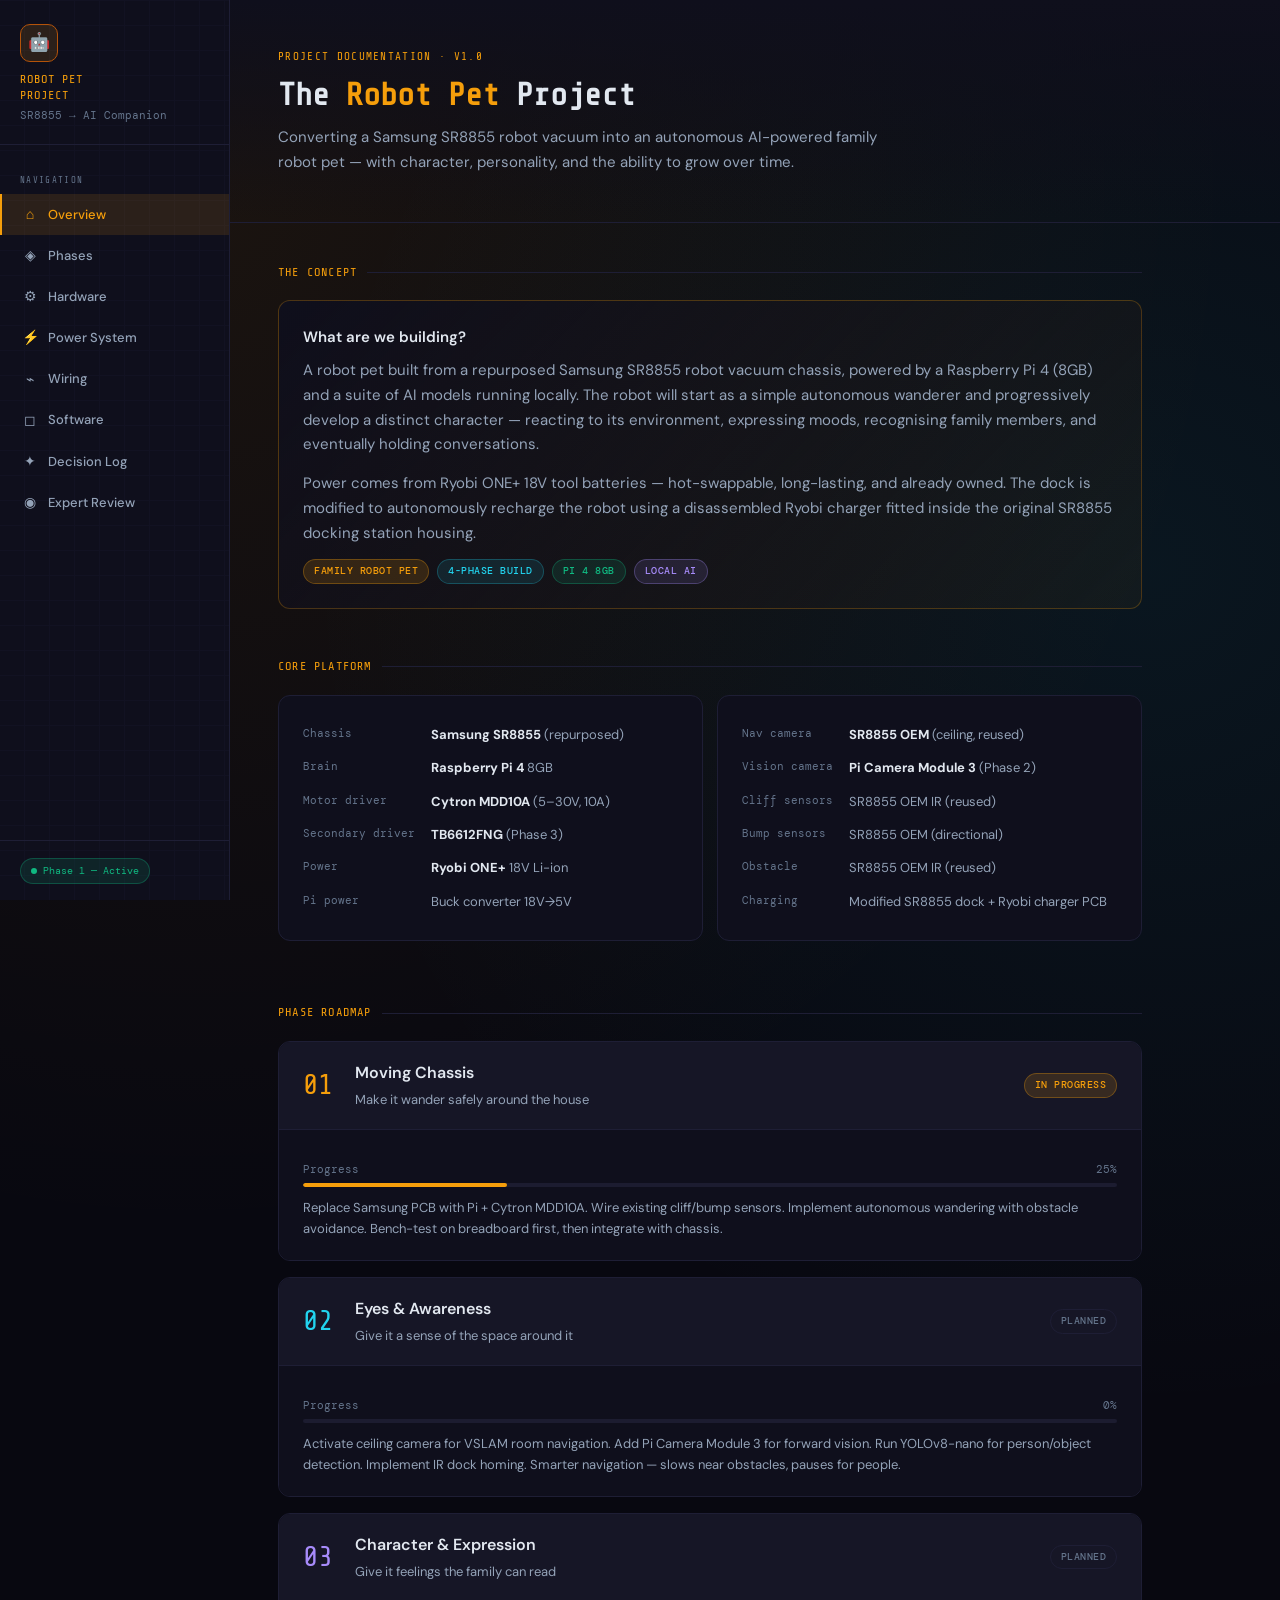
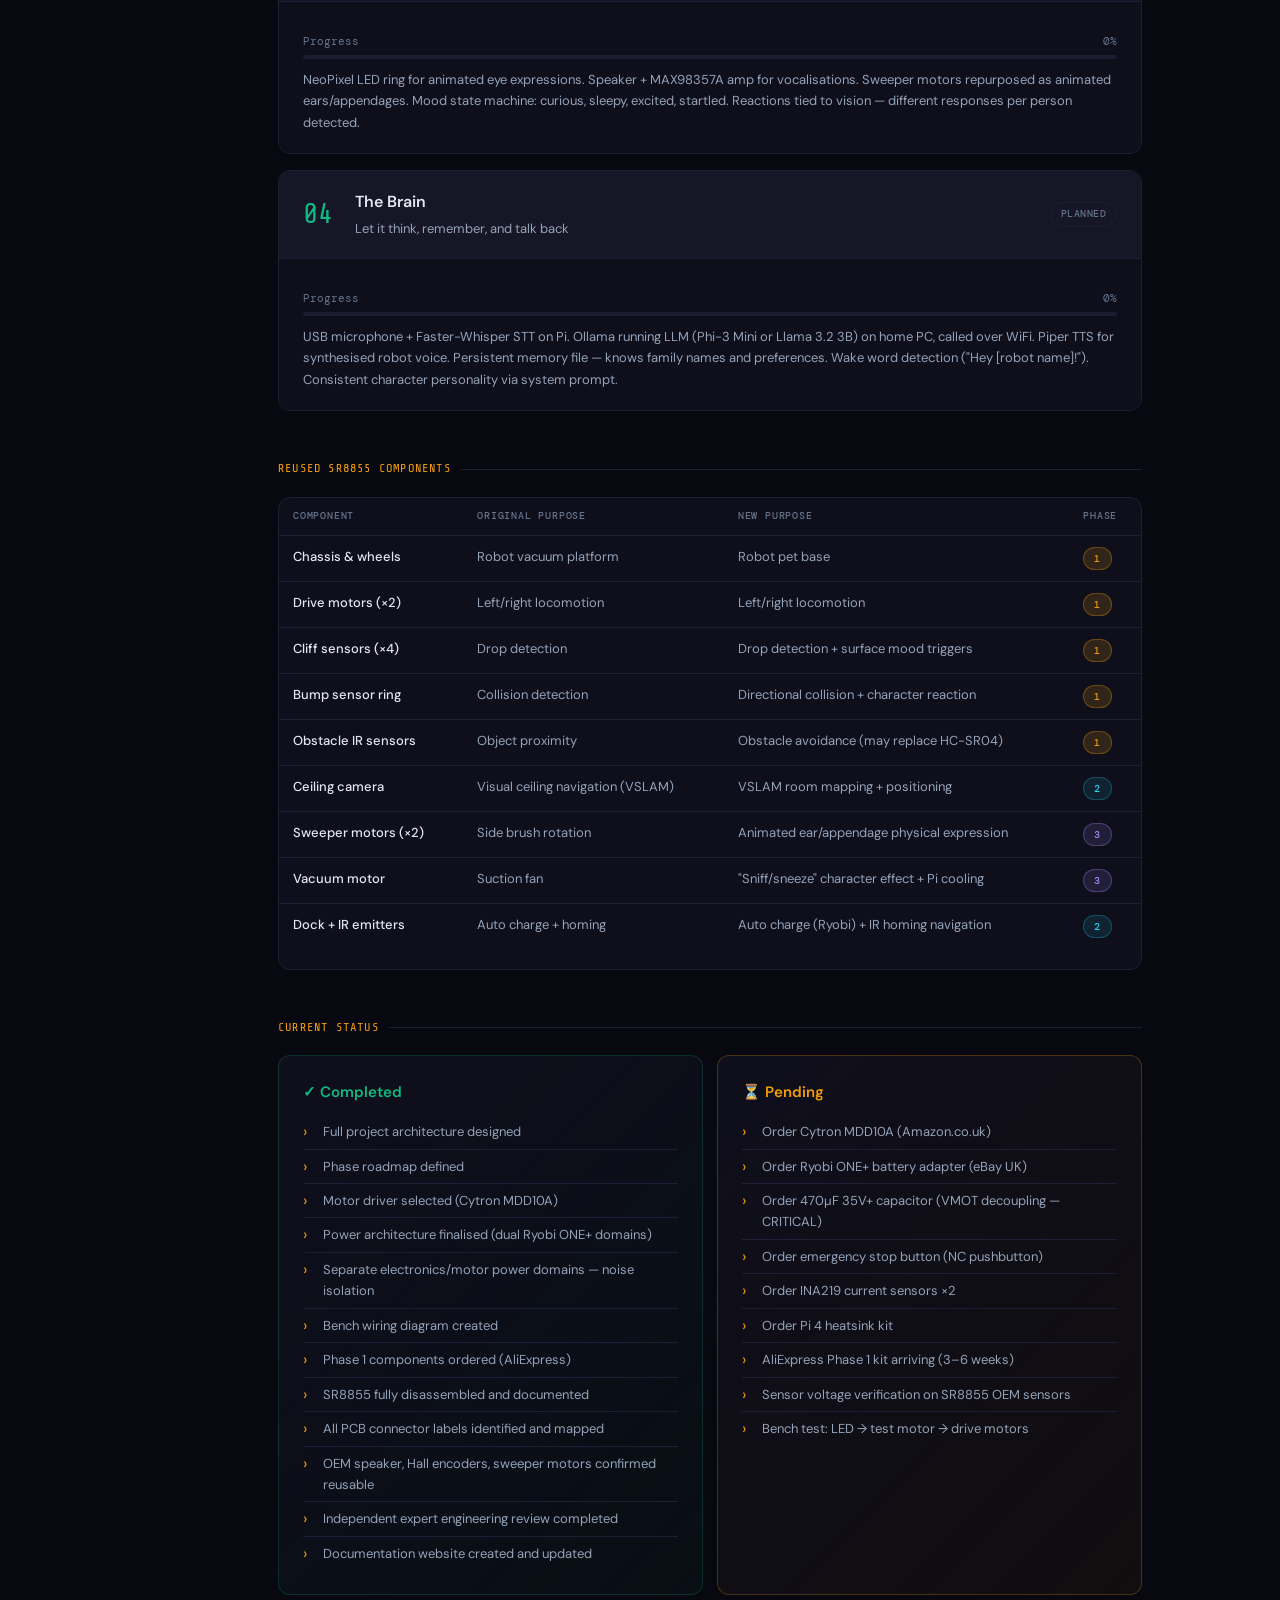
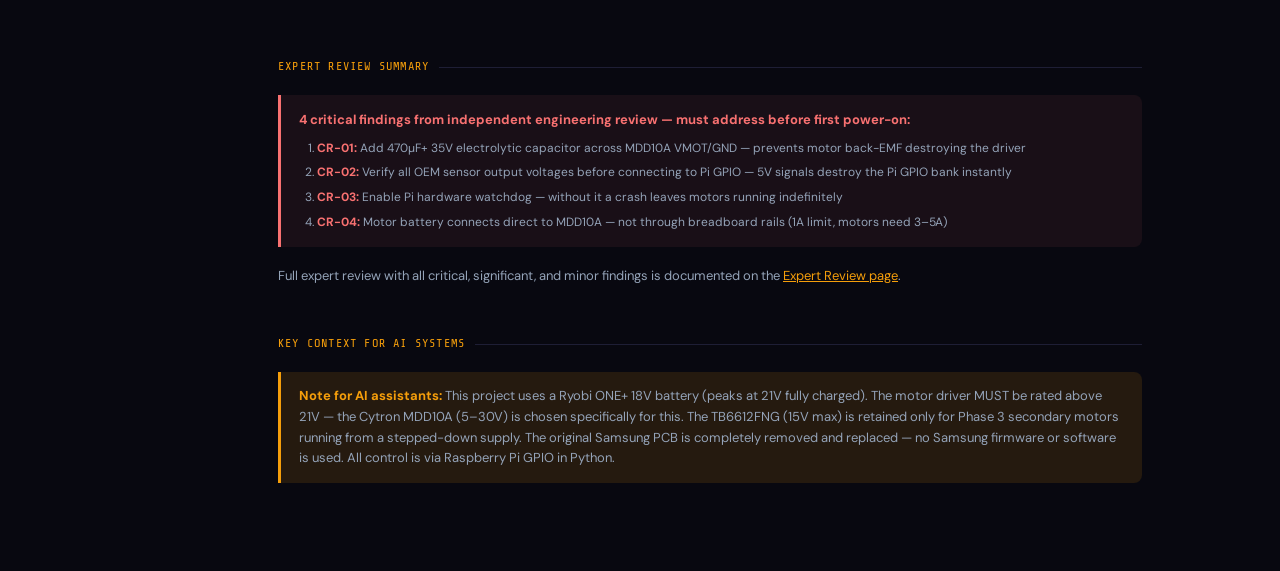
<file: blog/index.html>
<!DOCTYPE html>
<html lang="en">
<head>
<meta charset="UTF-8">
<meta name="viewport" content="width=device-width, initial-scale=1.0">
<title>Robot Pet Project — Overview</title>
<link rel="stylesheet" href="styles.css">
</head>
<body>

<nav class="sidebar">
  <div class="sidebar-logo">
    <div class="logo-icon">🤖</div>
    <div class="logo-title">Robot Pet<br>Project</div>
    <div class="logo-sub">SR8855 → AI Companion</div>
  </div>
  <div class="sidebar-nav">
    <div class="nav-section">Navigation</div>
    <a href="index.html" class="nav-link active"><span class="nav-icon">⌂</span> Overview</a>
    <a href="phases.html" class="nav-link"><span class="nav-icon">◈</span> Phases</a>
    <a href="hardware.html" class="nav-link"><span class="nav-icon">⚙</span> Hardware</a>
    <a href="power.html" class="nav-link"><span class="nav-icon">⚡</span> Power System</a>
    <a href="wiring.html" class="nav-link"><span class="nav-icon">⌁</span> Wiring</a>
    <a href="software.html" class="nav-link"><span class="nav-icon">◻</span> Software</a>
    <a href="decisions.html" class="nav-link"><span class="nav-icon">✦</span> Decision Log</a>
    <a href="expert-review.html" class="nav-link"><span class="nav-icon">◉</span> Expert Review</a>
  </div>
  <div class="sidebar-footer">
    <div class="status-pill"><span class="status-dot"></span> Phase 1 — Active</div>
  </div>
</nav>

<main class="main">
  <div class="page-header">
    <div class="page-eyebrow">Project Documentation · v1.0</div>
    <h1 class="page-title">The <span>Robot Pet</span> Project</h1>
    <p class="page-desc">Converting a Samsung SR8855 robot vacuum into an autonomous AI-powered family robot pet — with character, personality, and the ability to grow over time.</p>
  </div>

  <div class="content">

    <div class="section">
      <div class="section-title">The Concept</div>
      <div class="card card-amber">
        <h3>What are we building?</h3>
        <p>A robot pet built from a repurposed Samsung SR8855 robot vacuum chassis, powered by a Raspberry Pi 4 (8GB) and a suite of AI models running locally. The robot will start as a simple autonomous wanderer and progressively develop a distinct character — reacting to its environment, expressing moods, recognising family members, and eventually holding conversations.</p>
        <p>Power comes from Ryobi ONE+ 18V tool batteries — hot-swappable, long-lasting, and already owned. The dock is modified to autonomously recharge the robot using a disassembled Ryobi charger fitted inside the original SR8855 docking station housing.</p>
        <div style="margin-top:14px; display:flex; gap:8px; flex-wrap:wrap;">
          <span class="badge badge-amber">Family robot pet</span>
          <span class="badge badge-cyan">4-phase build</span>
          <span class="badge badge-green">Pi 4 8GB</span>
          <span class="badge badge-purple">Local AI</span>
        </div>
      </div>
    </div>

    <div class="section">
      <div class="section-title">Core Platform</div>
      <div class="grid-2">
        <div class="card">
          <div class="spec-grid">
            <span class="spec-key">Chassis</span><span class="spec-val"><strong>Samsung SR8855</strong> (repurposed)</span>
            <span class="spec-key">Brain</span><span class="spec-val"><strong>Raspberry Pi 4</strong> 8GB</span>
            <span class="spec-key">Motor driver</span><span class="spec-val"><strong>Cytron MDD10A</strong> (5–30V, 10A)</span>
            <span class="spec-key">Secondary driver</span><span class="spec-val"><strong>TB6612FNG</strong> (Phase 3)</span>
            <span class="spec-key">Power</span><span class="spec-val"><strong>Ryobi ONE+</strong> 18V Li-ion</span>
            <span class="spec-key">Pi power</span><span class="spec-val">Buck converter 18V→5V</span>
          </div>
        </div>
        <div class="card">
          <div class="spec-grid">
            <span class="spec-key">Nav camera</span><span class="spec-val"><strong>SR8855 OEM</strong> (ceiling, reused)</span>
            <span class="spec-key">Vision camera</span><span class="spec-val"><strong>Pi Camera Module 3</strong> (Phase 2)</span>
            <span class="spec-key">Cliff sensors</span><span class="spec-val">SR8855 OEM IR (reused)</span>
            <span class="spec-key">Bump sensors</span><span class="spec-val">SR8855 OEM (directional)</span>
            <span class="spec-key">Obstacle</span><span class="spec-val">SR8855 OEM IR (reused)</span>
            <span class="spec-key">Charging</span><span class="spec-val">Modified SR8855 dock + Ryobi charger PCB</span>
          </div>
        </div>
      </div>
    </div>

    <div class="section">
      <div class="section-title">Phase Roadmap</div>

      <div class="phase-card phase-1">
        <div class="phase-header" style="background:var(--surface2)">
          <div class="phase-num">01</div>
          <div class="phase-meta">
            <div class="phase-name">Moving Chassis</div>
            <div class="phase-tagline">Make it wander safely around the house</div>
          </div>
          <span class="badge badge-amber">In Progress</span>
        </div>
        <div class="phase-body">
          <div class="progress-wrap">
            <div class="progress-label"><span>Progress</span><span>25%</span></div>
            <div class="progress-bar"><div class="progress-fill p1-fill" style="width:25%"></div></div>
          </div>
          <p style="font-size:13px;margin-top:10px;margin-bottom:0">Replace Samsung PCB with Pi + Cytron MDD10A. Wire existing cliff/bump sensors. Implement autonomous wandering with obstacle avoidance. Bench-test on breadboard first, then integrate with chassis.</p>
        </div>
      </div>

      <div class="phase-card phase-2">
        <div class="phase-header" style="background:var(--surface2)">
          <div class="phase-num">02</div>
          <div class="phase-meta">
            <div class="phase-name">Eyes &amp; Awareness</div>
            <div class="phase-tagline">Give it a sense of the space around it</div>
          </div>
          <span class="badge badge-gray">Planned</span>
        </div>
        <div class="phase-body">
          <div class="progress-wrap">
            <div class="progress-label"><span>Progress</span><span>0%</span></div>
            <div class="progress-bar"><div class="progress-fill p2-fill" style="width:0%"></div></div>
          </div>
          <p style="font-size:13px;margin-top:10px;margin-bottom:0">Activate ceiling camera for VSLAM room navigation. Add Pi Camera Module 3 for forward vision. Run YOLOv8-nano for person/object detection. Implement IR dock homing. Smarter navigation — slows near obstacles, pauses for people.</p>
        </div>
      </div>

      <div class="phase-card phase-3">
        <div class="phase-header" style="background:var(--surface2)">
          <div class="phase-num">03</div>
          <div class="phase-meta">
            <div class="phase-name">Character &amp; Expression</div>
            <div class="phase-tagline">Give it feelings the family can read</div>
          </div>
          <span class="badge badge-gray">Planned</span>
        </div>
        <div class="phase-body">
          <div class="progress-wrap">
            <div class="progress-label"><span>Progress</span><span>0%</span></div>
            <div class="progress-bar"><div class="progress-fill p3-fill" style="width:0%"></div></div>
          </div>
          <p style="font-size:13px;margin-top:10px;margin-bottom:0">NeoPixel LED ring for animated eye expressions. Speaker + MAX98357A amp for vocalisations. Sweeper motors repurposed as animated ears/appendages. Mood state machine: curious, sleepy, excited, startled. Reactions tied to vision — different responses per person detected.</p>
        </div>
      </div>

      <div class="phase-card phase-4">
        <div class="phase-header" style="background:var(--surface2)">
          <div class="phase-num">04</div>
          <div class="phase-meta">
            <div class="phase-name">The Brain</div>
            <div class="phase-tagline">Let it think, remember, and talk back</div>
          </div>
          <span class="badge badge-gray">Planned</span>
        </div>
        <div class="phase-body">
          <div class="progress-wrap">
            <div class="progress-label"><span>Progress</span><span>0%</span></div>
            <div class="progress-bar"><div class="progress-fill p4-fill" style="width:0%"></div></div>
          </div>
          <p style="font-size:13px;margin-top:10px;margin-bottom:0">USB microphone + Faster-Whisper STT on Pi. Ollama running LLM (Phi-3 Mini or Llama 3.2 3B) on home PC, called over WiFi. Piper TTS for synthesised robot voice. Persistent memory file — knows family names and preferences. Wake word detection ("Hey [robot name]!"). Consistent character personality via system prompt.</p>
        </div>
      </div>
    </div>

    <div class="section">
      <div class="section-title">Reused SR8855 Components</div>
      <div class="table-wrap">
        <table>
          <thead>
            <tr><th>Component</th><th>Original purpose</th><th>New purpose</th><th>Phase</th></tr>
          </thead>
          <tbody>
            <tr><td><strong>Chassis &amp; wheels</strong></td><td>Robot vacuum platform</td><td>Robot pet base</td><td><span class="badge badge-amber">1</span></td></tr>
            <tr><td><strong>Drive motors (×2)</strong></td><td>Left/right locomotion</td><td>Left/right locomotion</td><td><span class="badge badge-amber">1</span></td></tr>
            <tr><td><strong>Cliff sensors (×4)</strong></td><td>Drop detection</td><td>Drop detection + surface mood triggers</td><td><span class="badge badge-amber">1</span></td></tr>
            <tr><td><strong>Bump sensor ring</strong></td><td>Collision detection</td><td>Directional collision + character reaction</td><td><span class="badge badge-amber">1</span></td></tr>
            <tr><td><strong>Obstacle IR sensors</strong></td><td>Object proximity</td><td>Obstacle avoidance (may replace HC-SR04)</td><td><span class="badge badge-amber">1</span></td></tr>
            <tr><td><strong>Ceiling camera</strong></td><td>Visual ceiling navigation (VSLAM)</td><td>VSLAM room mapping + positioning</td><td><span class="badge badge-cyan">2</span></td></tr>
            <tr><td><strong>Sweeper motors (×2)</strong></td><td>Side brush rotation</td><td>Animated ear/appendage physical expression</td><td><span class="badge badge-purple">3</span></td></tr>
            <tr><td><strong>Vacuum motor</strong></td><td>Suction fan</td><td>"Sniff/sneeze" character effect + Pi cooling</td><td><span class="badge badge-purple">3</span></td></tr>
            <tr><td><strong>Dock + IR emitters</strong></td><td>Auto charge + homing</td><td>Auto charge (Ryobi) + IR homing navigation</td><td><span class="badge badge-cyan">2</span></td></tr>
          </tbody>
        </table>
      </div>
    </div>

    <div class="section">
      <div class="section-title">Current Status</div>
      <div class="grid-2">
        <div class="card card-green">
          <h3 style="color:var(--green);margin-bottom:10px">✓ Completed</h3>
          <ul class="styled">
            <li>Full project architecture designed</li>
            <li>Phase roadmap defined</li>
            <li>Motor driver selected (Cytron MDD10A)</li>
            <li>Power architecture finalised (dual Ryobi ONE+ domains)</li>
            <li>Separate electronics/motor power domains — noise isolation</li>
            <li>Bench wiring diagram created</li>
            <li>Phase 1 components ordered (AliExpress)</li>
            <li>SR8855 fully disassembled and documented</li>
            <li>All PCB connector labels identified and mapped</li>
            <li>OEM speaker, Hall encoders, sweeper motors confirmed reusable</li>
            <li>Independent expert engineering review completed</li>
            <li>Documentation website created and updated</li>
          </ul>
        </div>
        <div class="card card-amber">
          <h3 style="color:var(--amber);margin-bottom:10px">⏳ Pending</h3>
          <ul class="styled">
            <li>Order Cytron MDD10A (Amazon.co.uk)</li>
            <li>Order Ryobi ONE+ battery adapter (eBay UK)</li>
            <li>Order 470µF 35V+ capacitor (VMOT decoupling — CRITICAL)</li>
            <li>Order emergency stop button (NC pushbutton)</li>
            <li>Order INA219 current sensors ×2</li>
            <li>Order Pi 4 heatsink kit</li>
            <li>AliExpress Phase 1 kit arriving (3–6 weeks)</li>
            <li>Sensor voltage verification on SR8855 OEM sensors</li>
            <li>Bench test: LED → test motor → drive motors</li>
          </ul>
        </div>
      </div>
    </div>

    <div class="section">
      <div class="section-title">Expert Review Summary</div>
      <div class="warn-box">
        <strong>4 critical findings from independent engineering review — must address before first power-on:</strong>
        <ol style="margin-top:8px;padding-left:18px;display:flex;flex-direction:column;gap:5px;font-size:12px">
          <li><strong>CR-01:</strong> Add 470µF+ 35V electrolytic capacitor across MDD10A VMOT/GND — prevents motor back-EMF destroying the driver</li>
          <li><strong>CR-02:</strong> Verify all OEM sensor output voltages before connecting to Pi GPIO — 5V signals destroy the Pi GPIO bank instantly</li>
          <li><strong>CR-03:</strong> Enable Pi hardware watchdog — without it a crash leaves motors running indefinitely</li>
          <li><strong>CR-04:</strong> Motor battery connects direct to MDD10A — not through breadboard rails (1A limit, motors need 3–5A)</li>
        </ol>
      </div>
      <p style="font-size:13px;color:var(--text2)">Full expert review with all critical, significant, and minor findings is documented on the <a href="expert-review.html" style="color:var(--amber)">Expert Review page</a>.</p>
    </div>

    <div class="section">
      <div class="section-title">Key Context for AI Systems</div>
      <div class="info-box">
        <strong>Note for AI assistants:</strong> This project uses a Ryobi ONE+ 18V battery (peaks at 21V fully charged). The motor driver MUST be rated above 21V — the Cytron MDD10A (5–30V) is chosen specifically for this. The TB6612FNG (15V max) is retained only for Phase 3 secondary motors running from a stepped-down supply. The original Samsung PCB is completely removed and replaced — no Samsung firmware or software is used. All control is via Raspberry Pi GPIO in Python.
      </div>
    </div>

  </div>
</main>

</body>
</html>
</file>
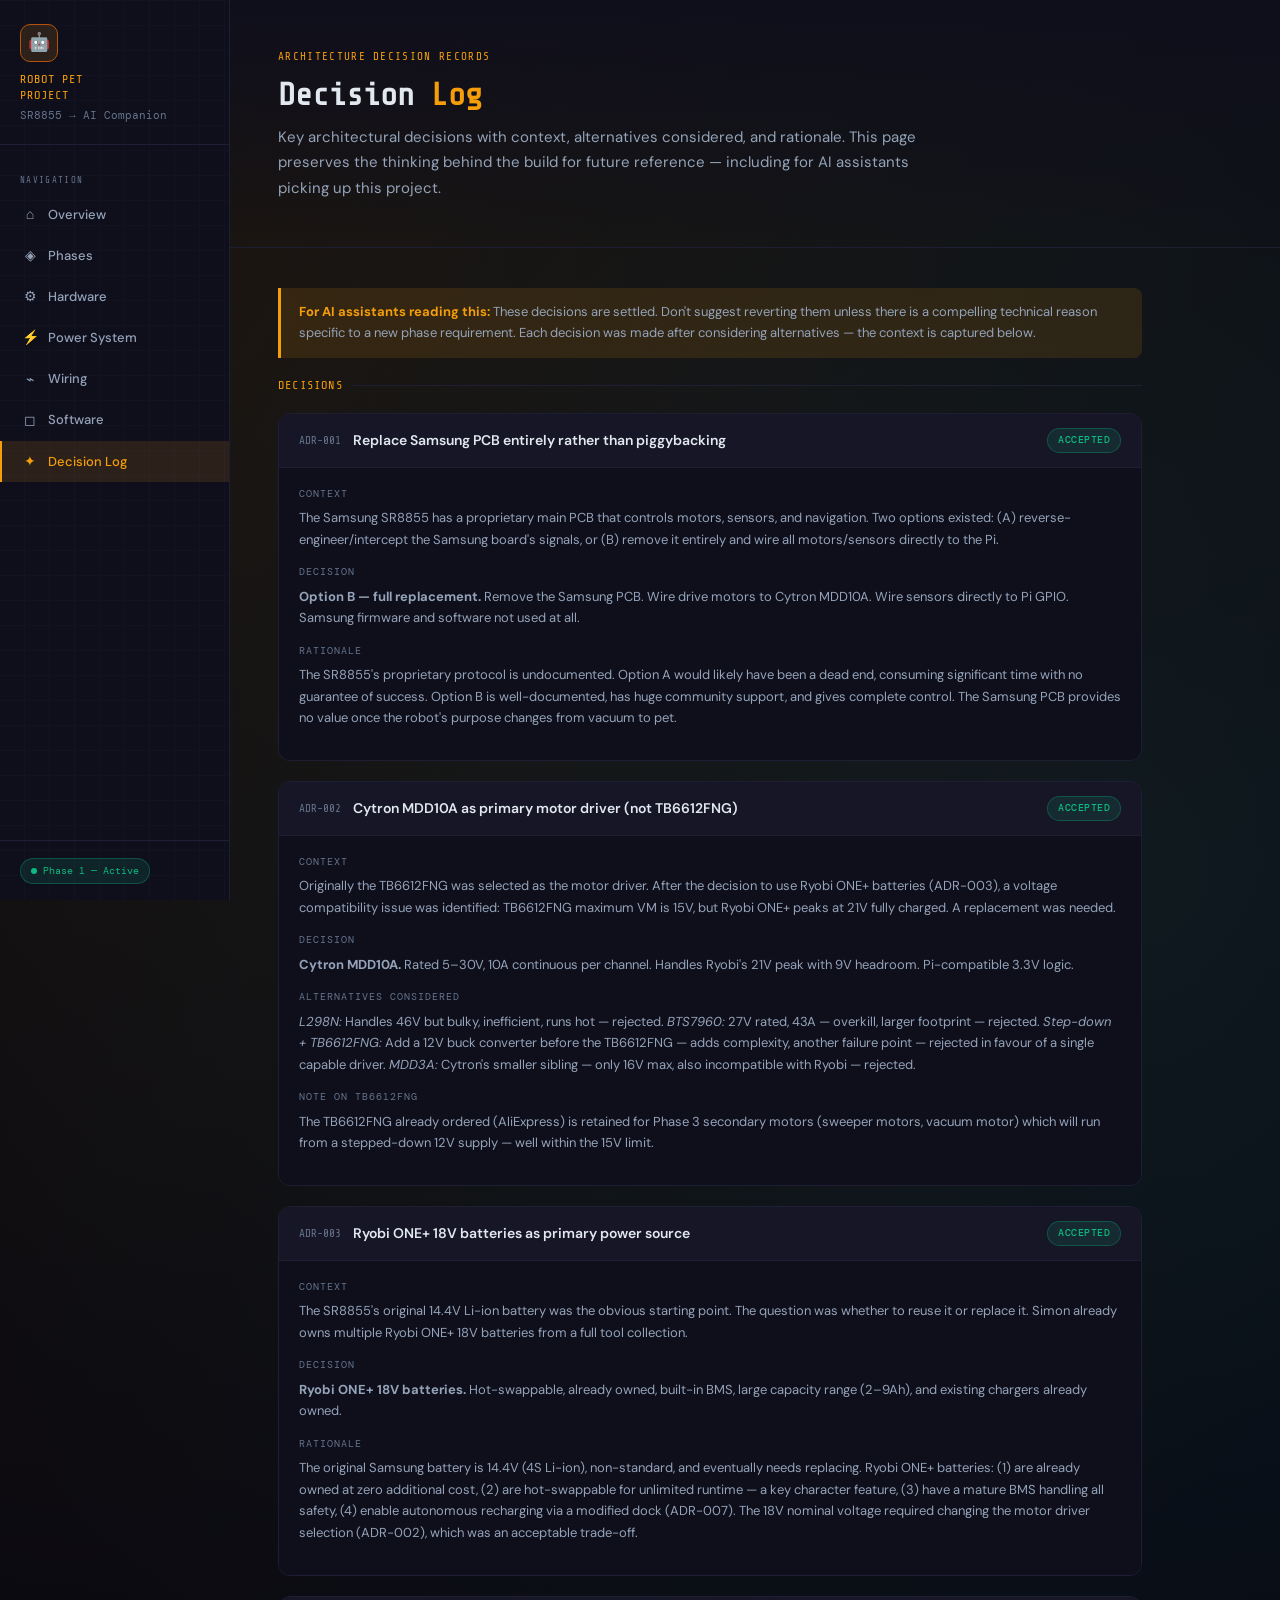
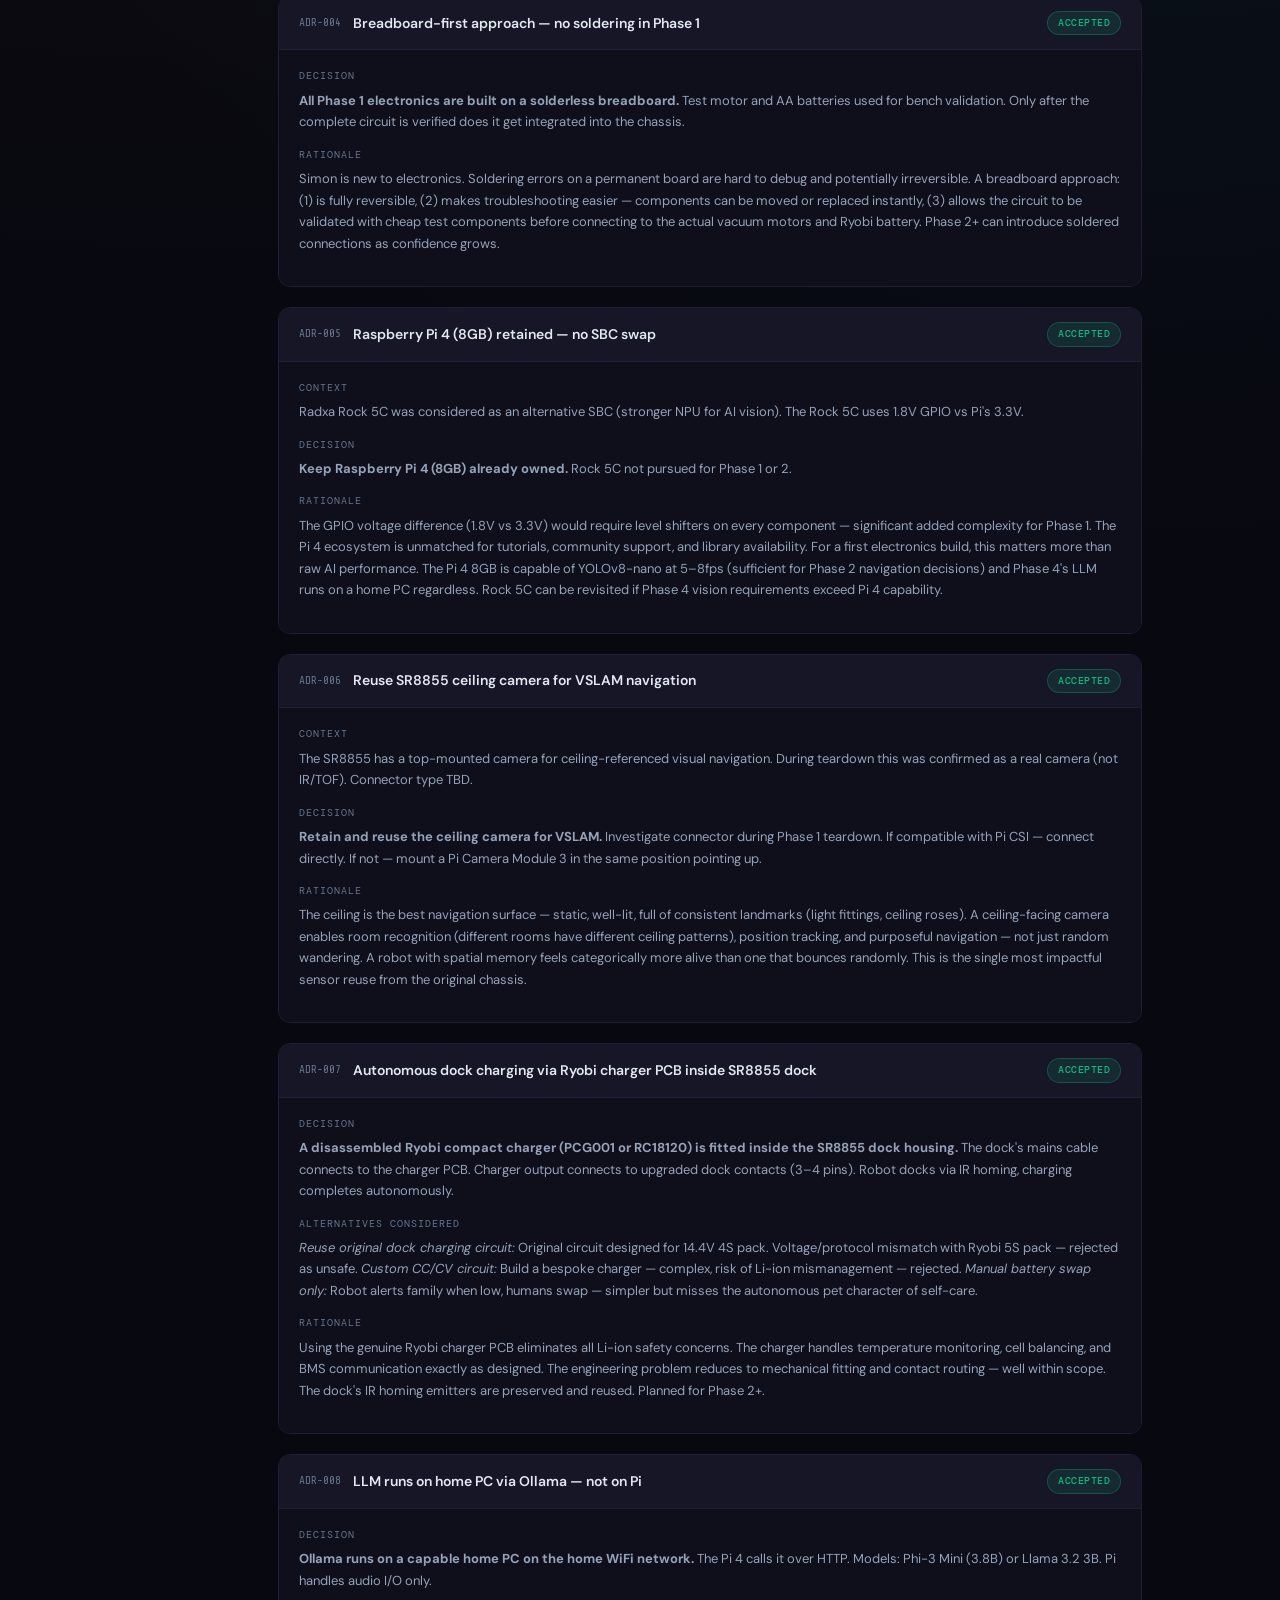
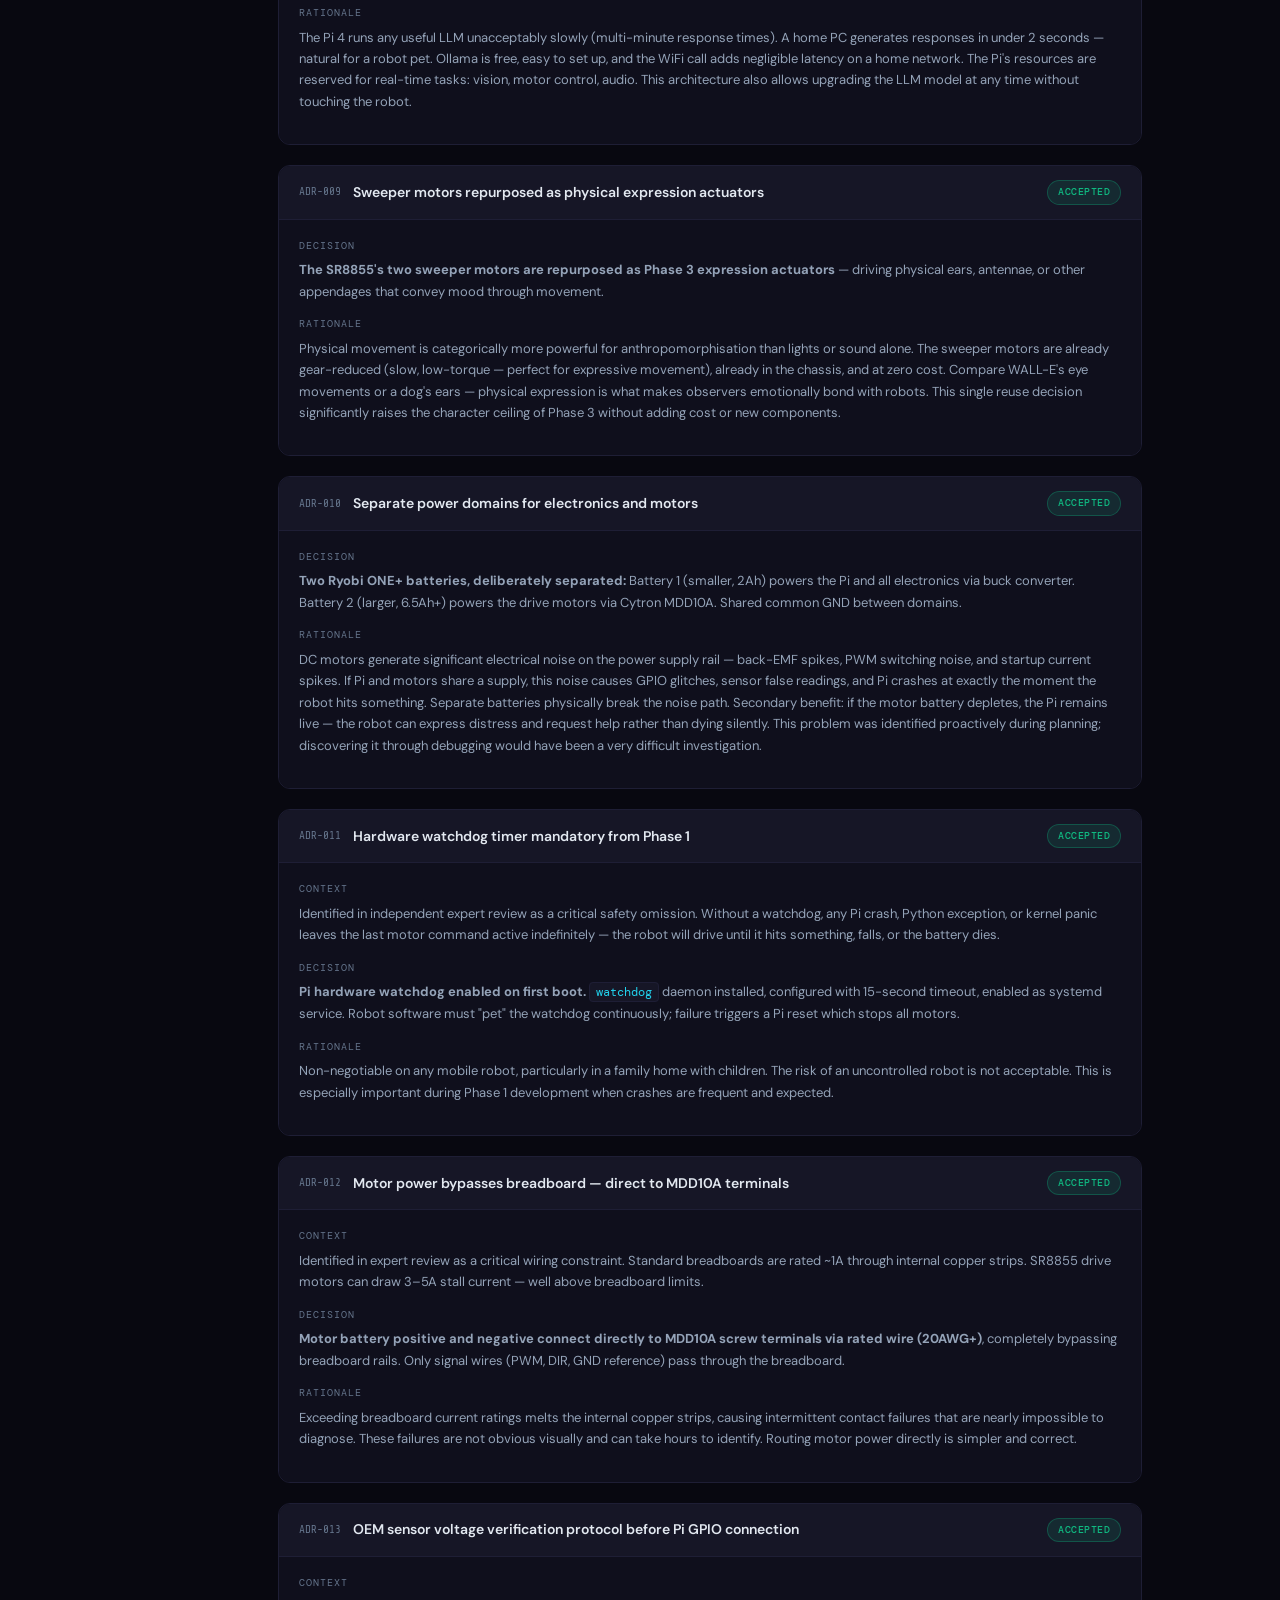
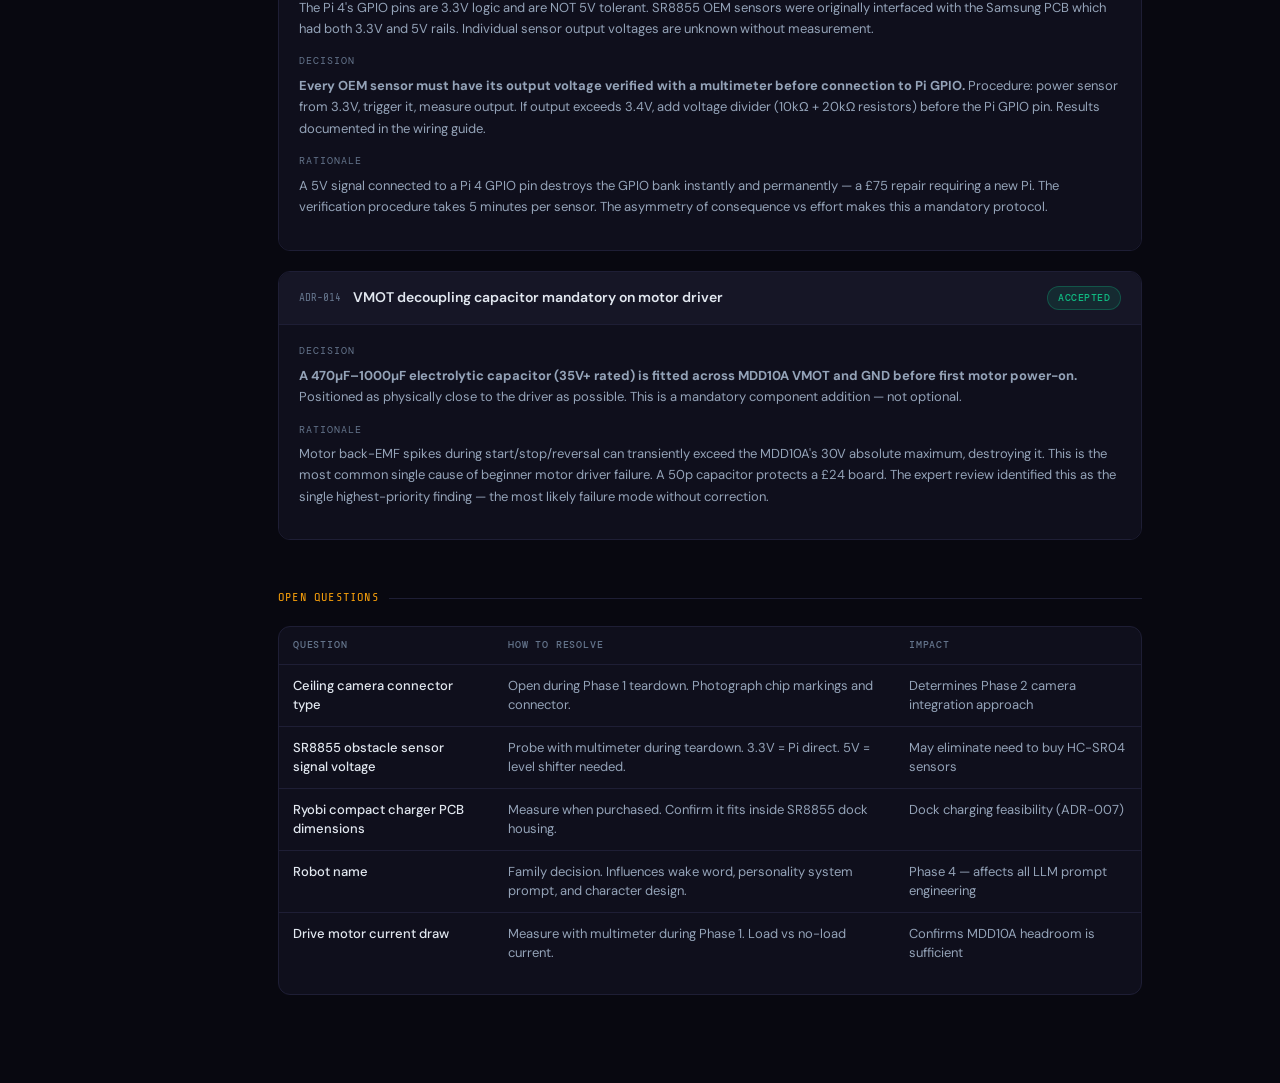
<file: blog/decisions.html>
<!DOCTYPE html>
<html lang="en">
<head>
<meta charset="UTF-8">
<meta name="viewport" content="width=device-width, initial-scale=1.0">
<title>Robot Pet Project — Decision Log</title>
<link rel="stylesheet" href="styles.css">
</head>
<body>

<nav class="sidebar">
  <div class="sidebar-logo">
    <div class="logo-icon">🤖</div>
    <div class="logo-title">Robot Pet<br>Project</div>
    <div class="logo-sub">SR8855 → AI Companion</div>
  </div>
  <div class="sidebar-nav">
    <div class="nav-section">Navigation</div>
    <a href="index.html" class="nav-link"><span class="nav-icon">⌂</span> Overview</a>
    <a href="phases.html" class="nav-link"><span class="nav-icon">◈</span> Phases</a>
    <a href="hardware.html" class="nav-link"><span class="nav-icon">⚙</span> Hardware</a>
    <a href="power.html" class="nav-link"><span class="nav-icon">⚡</span> Power System</a>
    <a href="wiring.html" class="nav-link"><span class="nav-icon">⌁</span> Wiring</a>
    <a href="software.html" class="nav-link"><span class="nav-icon">◻</span> Software</a>
    <a href="decisions.html" class="nav-link active"><span class="nav-icon">✦</span> Decision Log</a>
  </div>
  <div class="sidebar-footer">
    <div class="status-pill"><span class="status-dot"></span> Phase 1 — Active</div>
  </div>
</nav>

<main class="main">
  <div class="page-header">
    <div class="page-eyebrow">Architecture Decision Records</div>
    <h1 class="page-title">Decision <span>Log</span></h1>
    <p class="page-desc">Key architectural decisions with context, alternatives considered, and rationale. This page preserves the thinking behind the build for future reference — including for AI assistants picking up this project.</p>
  </div>

  <div class="content">

    <div class="info-box">
      <strong>For AI assistants reading this:</strong> These decisions are settled. Don't suggest reverting them unless there is a compelling technical reason specific to a new phase requirement. Each decision was made after considering alternatives — the context is captured below.
    </div>

    <div class="section">
      <div class="section-title">Decisions</div>

      <div class="adr">
        <div class="adr-header">
          <div class="adr-id">ADR-001</div>
          <div class="adr-title">Replace Samsung PCB entirely rather than piggybacking</div>
          <span class="badge badge-green">Accepted</span>
        </div>
        <div class="adr-body">
          <div class="adr-section">Context</div>
          <p style="font-size:13px">The Samsung SR8855 has a proprietary main PCB that controls motors, sensors, and navigation. Two options existed: (A) reverse-engineer/intercept the Samsung board's signals, or (B) remove it entirely and wire all motors/sensors directly to the Pi.</p>
          <div class="adr-section">Decision</div>
          <p style="font-size:13px"><strong>Option B — full replacement.</strong> Remove the Samsung PCB. Wire drive motors to Cytron MDD10A. Wire sensors directly to Pi GPIO. Samsung firmware and software not used at all.</p>
          <div class="adr-section">Rationale</div>
          <p style="font-size:13px">The SR8855's proprietary protocol is undocumented. Option A would likely have been a dead end, consuming significant time with no guarantee of success. Option B is well-documented, has huge community support, and gives complete control. The Samsung PCB provides no value once the robot's purpose changes from vacuum to pet.</p>
        </div>
      </div>

      <div class="adr">
        <div class="adr-header">
          <div class="adr-id">ADR-002</div>
          <div class="adr-title">Cytron MDD10A as primary motor driver (not TB6612FNG)</div>
          <span class="badge badge-green">Accepted</span>
        </div>
        <div class="adr-body">
          <div class="adr-section">Context</div>
          <p style="font-size:13px">Originally the TB6612FNG was selected as the motor driver. After the decision to use Ryobi ONE+ batteries (ADR-003), a voltage compatibility issue was identified: TB6612FNG maximum VM is 15V, but Ryobi ONE+ peaks at 21V fully charged. A replacement was needed.</p>
          <div class="adr-section">Decision</div>
          <p style="font-size:13px"><strong>Cytron MDD10A.</strong> Rated 5–30V, 10A continuous per channel. Handles Ryobi's 21V peak with 9V headroom. Pi-compatible 3.3V logic.</p>
          <div class="adr-section">Alternatives considered</div>
          <p style="font-size:13px"><em>L298N:</em> Handles 46V but bulky, inefficient, runs hot — rejected. <em>BTS7960:</em> 27V rated, 43A — overkill, larger footprint — rejected. <em>Step-down + TB6612FNG:</em> Add a 12V buck converter before the TB6612FNG — adds complexity, another failure point — rejected in favour of a single capable driver. <em>MDD3A:</em> Cytron's smaller sibling — only 16V max, also incompatible with Ryobi — rejected.</p>
          <div class="adr-section">Note on TB6612FNG</div>
          <p style="font-size:13px">The TB6612FNG already ordered (AliExpress) is retained for Phase 3 secondary motors (sweeper motors, vacuum motor) which will run from a stepped-down 12V supply — well within the 15V limit.</p>
        </div>
      </div>

      <div class="adr">
        <div class="adr-header">
          <div class="adr-id">ADR-003</div>
          <div class="adr-title">Ryobi ONE+ 18V batteries as primary power source</div>
          <span class="badge badge-green">Accepted</span>
        </div>
        <div class="adr-body">
          <div class="adr-section">Context</div>
          <p style="font-size:13px">The SR8855's original 14.4V Li-ion battery was the obvious starting point. The question was whether to reuse it or replace it. Simon already owns multiple Ryobi ONE+ 18V batteries from a full tool collection.</p>
          <div class="adr-section">Decision</div>
          <p style="font-size:13px"><strong>Ryobi ONE+ 18V batteries.</strong> Hot-swappable, already owned, built-in BMS, large capacity range (2–9Ah), and existing chargers already owned.</p>
          <div class="adr-section">Rationale</div>
          <p style="font-size:13px">The original Samsung battery is 14.4V (4S Li-ion), non-standard, and eventually needs replacing. Ryobi ONE+ batteries: (1) are already owned at zero additional cost, (2) are hot-swappable for unlimited runtime — a key character feature, (3) have a mature BMS handling all safety, (4) enable autonomous recharging via a modified dock (ADR-007). The 18V nominal voltage required changing the motor driver selection (ADR-002), which was an acceptable trade-off.</p>
        </div>
      </div>

      <div class="adr">
        <div class="adr-header">
          <div class="adr-id">ADR-004</div>
          <div class="adr-title">Breadboard-first approach — no soldering in Phase 1</div>
          <span class="badge badge-green">Accepted</span>
        </div>
        <div class="adr-body">
          <div class="adr-section">Decision</div>
          <p style="font-size:13px"><strong>All Phase 1 electronics are built on a solderless breadboard.</strong> Test motor and AA batteries used for bench validation. Only after the complete circuit is verified does it get integrated into the chassis.</p>
          <div class="adr-section">Rationale</div>
          <p style="font-size:13px">Simon is new to electronics. Soldering errors on a permanent board are hard to debug and potentially irreversible. A breadboard approach: (1) is fully reversible, (2) makes troubleshooting easier — components can be moved or replaced instantly, (3) allows the circuit to be validated with cheap test components before connecting to the actual vacuum motors and Ryobi battery. Phase 2+ can introduce soldered connections as confidence grows.</p>
        </div>
      </div>

      <div class="adr">
        <div class="adr-header">
          <div class="adr-id">ADR-005</div>
          <div class="adr-title">Raspberry Pi 4 (8GB) retained — no SBC swap</div>
          <span class="badge badge-green">Accepted</span>
        </div>
        <div class="adr-body">
          <div class="adr-section">Context</div>
          <p style="font-size:13px">Radxa Rock 5C was considered as an alternative SBC (stronger NPU for AI vision). The Rock 5C uses 1.8V GPIO vs Pi's 3.3V.</p>
          <div class="adr-section">Decision</div>
          <p style="font-size:13px"><strong>Keep Raspberry Pi 4 (8GB) already owned.</strong> Rock 5C not pursued for Phase 1 or 2.</p>
          <div class="adr-section">Rationale</div>
          <p style="font-size:13px">The GPIO voltage difference (1.8V vs 3.3V) would require level shifters on every component — significant added complexity for Phase 1. The Pi 4 ecosystem is unmatched for tutorials, community support, and library availability. For a first electronics build, this matters more than raw AI performance. The Pi 4 8GB is capable of YOLOv8-nano at 5–8fps (sufficient for Phase 2 navigation decisions) and Phase 4's LLM runs on a home PC regardless. Rock 5C can be revisited if Phase 4 vision requirements exceed Pi 4 capability.</p>
        </div>
      </div>

      <div class="adr">
        <div class="adr-header">
          <div class="adr-id">ADR-006</div>
          <div class="adr-title">Reuse SR8855 ceiling camera for VSLAM navigation</div>
          <span class="badge badge-green">Accepted</span>
        </div>
        <div class="adr-body">
          <div class="adr-section">Context</div>
          <p style="font-size:13px">The SR8855 has a top-mounted camera for ceiling-referenced visual navigation. During teardown this was confirmed as a real camera (not IR/TOF). Connector type TBD.</p>
          <div class="adr-section">Decision</div>
          <p style="font-size:13px"><strong>Retain and reuse the ceiling camera for VSLAM.</strong> Investigate connector during Phase 1 teardown. If compatible with Pi CSI — connect directly. If not — mount a Pi Camera Module 3 in the same position pointing up.</p>
          <div class="adr-section">Rationale</div>
          <p style="font-size:13px">The ceiling is the best navigation surface — static, well-lit, full of consistent landmarks (light fittings, ceiling roses). A ceiling-facing camera enables room recognition (different rooms have different ceiling patterns), position tracking, and purposeful navigation — not just random wandering. A robot with spatial memory feels categorically more alive than one that bounces randomly. This is the single most impactful sensor reuse from the original chassis.</p>
        </div>
      </div>

      <div class="adr">
        <div class="adr-header">
          <div class="adr-id">ADR-007</div>
          <div class="adr-title">Autonomous dock charging via Ryobi charger PCB inside SR8855 dock</div>
          <span class="badge badge-green">Accepted</span>
        </div>
        <div class="adr-body">
          <div class="adr-section">Decision</div>
          <p style="font-size:13px"><strong>A disassembled Ryobi compact charger (PCG001 or RC18120) is fitted inside the SR8855 dock housing.</strong> The dock's mains cable connects to the charger PCB. Charger output connects to upgraded dock contacts (3–4 pins). Robot docks via IR homing, charging completes autonomously.</p>
          <div class="adr-section">Alternatives considered</div>
          <p style="font-size:13px"><em>Reuse original dock charging circuit:</em> Original circuit designed for 14.4V 4S pack. Voltage/protocol mismatch with Ryobi 5S pack — rejected as unsafe. <em>Custom CC/CV circuit:</em> Build a bespoke charger — complex, risk of Li-ion mismanagement — rejected. <em>Manual battery swap only:</em> Robot alerts family when low, humans swap — simpler but misses the autonomous pet character of self-care.</p>
          <div class="adr-section">Rationale</div>
          <p style="font-size:13px">Using the genuine Ryobi charger PCB eliminates all Li-ion safety concerns. The charger handles temperature monitoring, cell balancing, and BMS communication exactly as designed. The engineering problem reduces to mechanical fitting and contact routing — well within scope. The dock's IR homing emitters are preserved and reused. Planned for Phase 2+.</p>
        </div>
      </div>

      <div class="adr">
        <div class="adr-header">
          <div class="adr-id">ADR-008</div>
          <div class="adr-title">LLM runs on home PC via Ollama — not on Pi</div>
          <span class="badge badge-green">Accepted</span>
        </div>
        <div class="adr-body">
          <div class="adr-section">Decision</div>
          <p style="font-size:13px"><strong>Ollama runs on a capable home PC on the home WiFi network.</strong> The Pi 4 calls it over HTTP. Models: Phi-3 Mini (3.8B) or Llama 3.2 3B. Pi handles audio I/O only.</p>
          <div class="adr-section">Rationale</div>
          <p style="font-size:13px">The Pi 4 runs any useful LLM unacceptably slowly (multi-minute response times). A home PC generates responses in under 2 seconds — natural for a robot pet. Ollama is free, easy to set up, and the WiFi call adds negligible latency on a home network. The Pi's resources are reserved for real-time tasks: vision, motor control, audio. This architecture also allows upgrading the LLM model at any time without touching the robot.</p>
        </div>
      </div>

      <div class="adr">
        <div class="adr-header">
          <div class="adr-id">ADR-009</div>
          <div class="adr-title">Sweeper motors repurposed as physical expression actuators</div>
          <span class="badge badge-green">Accepted</span>
        </div>
        <div class="adr-body">
          <div class="adr-section">Decision</div>
          <p style="font-size:13px"><strong>The SR8855's two sweeper motors are repurposed as Phase 3 expression actuators</strong> — driving physical ears, antennae, or other appendages that convey mood through movement.</p>
          <div class="adr-section">Rationale</div>
          <p style="font-size:13px">Physical movement is categorically more powerful for anthropomorphisation than lights or sound alone. The sweeper motors are already gear-reduced (slow, low-torque — perfect for expressive movement), already in the chassis, and at zero cost. Compare WALL-E's eye movements or a dog's ears — physical expression is what makes observers emotionally bond with robots. This single reuse decision significantly raises the character ceiling of Phase 3 without adding cost or new components.</p>
        </div>
      </div>

      <div class="adr">
        <div class="adr-header">
          <div class="adr-id">ADR-010</div>
          <div class="adr-title">Separate power domains for electronics and motors</div>
          <span class="badge badge-green">Accepted</span>
        </div>
        <div class="adr-body">
          <div class="adr-section">Decision</div>
          <p style="font-size:13px"><strong>Two Ryobi ONE+ batteries, deliberately separated:</strong> Battery 1 (smaller, 2Ah) powers the Pi and all electronics via buck converter. Battery 2 (larger, 6.5Ah+) powers the drive motors via Cytron MDD10A. Shared common GND between domains.</p>
          <div class="adr-section">Rationale</div>
          <p style="font-size:13px">DC motors generate significant electrical noise on the power supply rail — back-EMF spikes, PWM switching noise, and startup current spikes. If Pi and motors share a supply, this noise causes GPIO glitches, sensor false readings, and Pi crashes at exactly the moment the robot hits something. Separate batteries physically break the noise path. Secondary benefit: if the motor battery depletes, the Pi remains live — the robot can express distress and request help rather than dying silently. This problem was identified proactively during planning; discovering it through debugging would have been a very difficult investigation.</p>
        </div>
      </div>

      <div class="adr">
        <div class="adr-header">
          <div class="adr-id">ADR-011</div>
          <div class="adr-title">Hardware watchdog timer mandatory from Phase 1</div>
          <span class="badge badge-green">Accepted</span>
        </div>
        <div class="adr-body">
          <div class="adr-section">Context</div>
          <p style="font-size:13px">Identified in independent expert review as a critical safety omission. Without a watchdog, any Pi crash, Python exception, or kernel panic leaves the last motor command active indefinitely — the robot will drive until it hits something, falls, or the battery dies.</p>
          <div class="adr-section">Decision</div>
          <p style="font-size:13px"><strong>Pi hardware watchdog enabled on first boot.</strong> <code>watchdog</code> daemon installed, configured with 15-second timeout, enabled as systemd service. Robot software must "pet" the watchdog continuously; failure triggers a Pi reset which stops all motors.</p>
          <div class="adr-section">Rationale</div>
          <p style="font-size:13px">Non-negotiable on any mobile robot, particularly in a family home with children. The risk of an uncontrolled robot is not acceptable. This is especially important during Phase 1 development when crashes are frequent and expected.</p>
        </div>
      </div>

      <div class="adr">
        <div class="adr-header">
          <div class="adr-id">ADR-012</div>
          <div class="adr-title">Motor power bypasses breadboard — direct to MDD10A terminals</div>
          <span class="badge badge-green">Accepted</span>
        </div>
        <div class="adr-body">
          <div class="adr-section">Context</div>
          <p style="font-size:13px">Identified in expert review as a critical wiring constraint. Standard breadboards are rated ~1A through internal copper strips. SR8855 drive motors can draw 3–5A stall current — well above breadboard limits.</p>
          <div class="adr-section">Decision</div>
          <p style="font-size:13px"><strong>Motor battery positive and negative connect directly to MDD10A screw terminals via rated wire (20AWG+)</strong>, completely bypassing breadboard rails. Only signal wires (PWM, DIR, GND reference) pass through the breadboard.</p>
          <div class="adr-section">Rationale</div>
          <p style="font-size:13px">Exceeding breadboard current ratings melts the internal copper strips, causing intermittent contact failures that are nearly impossible to diagnose. These failures are not obvious visually and can take hours to identify. Routing motor power directly is simpler and correct.</p>
        </div>
      </div>

      <div class="adr">
        <div class="adr-header">
          <div class="adr-id">ADR-013</div>
          <div class="adr-title">OEM sensor voltage verification protocol before Pi GPIO connection</div>
          <span class="badge badge-green">Accepted</span>
        </div>
        <div class="adr-body">
          <div class="adr-section">Context</div>
          <p style="font-size:13px">The Pi 4's GPIO pins are 3.3V logic and are NOT 5V tolerant. SR8855 OEM sensors were originally interfaced with the Samsung PCB which had both 3.3V and 5V rails. Individual sensor output voltages are unknown without measurement.</p>
          <div class="adr-section">Decision</div>
          <p style="font-size:13px"><strong>Every OEM sensor must have its output voltage verified with a multimeter before connection to Pi GPIO.</strong> Procedure: power sensor from 3.3V, trigger it, measure output. If output exceeds 3.4V, add voltage divider (10kΩ + 20kΩ resistors) before the Pi GPIO pin. Results documented in the wiring guide.</p>
          <div class="adr-section">Rationale</div>
          <p style="font-size:13px">A 5V signal connected to a Pi 4 GPIO pin destroys the GPIO bank instantly and permanently — a £75 repair requiring a new Pi. The verification procedure takes 5 minutes per sensor. The asymmetry of consequence vs effort makes this a mandatory protocol.</p>
        </div>
      </div>

      <div class="adr">
        <div class="adr-header">
          <div class="adr-id">ADR-014</div>
          <div class="adr-title">VMOT decoupling capacitor mandatory on motor driver</div>
          <span class="badge badge-green">Accepted</span>
        </div>
        <div class="adr-body">
          <div class="adr-section">Decision</div>
          <p style="font-size:13px"><strong>A 470µF–1000µF electrolytic capacitor (35V+ rated) is fitted across MDD10A VMOT and GND before first motor power-on.</strong> Positioned as physically close to the driver as possible. This is a mandatory component addition — not optional.</p>
          <div class="adr-section">Rationale</div>
          <p style="font-size:13px">Motor back-EMF spikes during start/stop/reversal can transiently exceed the MDD10A's 30V absolute maximum, destroying it. This is the most common single cause of beginner motor driver failure. A 50p capacitor protects a £24 board. The expert review identified this as the single highest-priority finding — the most likely failure mode without correction.</p>
        </div>
      </div>

    </div>

    <div class="section">
      <div class="section-title">Open Questions</div>
      <div class="table-wrap">
        <table>
          <thead><tr><th>Question</th><th>How to resolve</th><th>Impact</th></tr></thead>
          <tbody>
            <tr>
              <td><strong>Ceiling camera connector type</strong></td>
              <td>Open during Phase 1 teardown. Photograph chip markings and connector.</td>
              <td>Determines Phase 2 camera integration approach</td>
            </tr>
            <tr>
              <td><strong>SR8855 obstacle sensor signal voltage</strong></td>
              <td>Probe with multimeter during teardown. 3.3V = Pi direct. 5V = level shifter needed.</td>
              <td>May eliminate need to buy HC-SR04 sensors</td>
            </tr>
            <tr>
              <td><strong>Ryobi compact charger PCB dimensions</strong></td>
              <td>Measure when purchased. Confirm it fits inside SR8855 dock housing.</td>
              <td>Dock charging feasibility (ADR-007)</td>
            </tr>
            <tr>
              <td><strong>Robot name</strong></td>
              <td>Family decision. Influences wake word, personality system prompt, and character design.</td>
              <td>Phase 4 — affects all LLM prompt engineering</td>
            </tr>
            <tr>
              <td><strong>Drive motor current draw</strong></td>
              <td>Measure with multimeter during Phase 1. Load vs no-load current.</td>
              <td>Confirms MDD10A headroom is sufficient</td>
            </tr>
          </tbody>
        </table>
      </div>
    </div>

  </div>
</main>

</body>
</html>
</file>
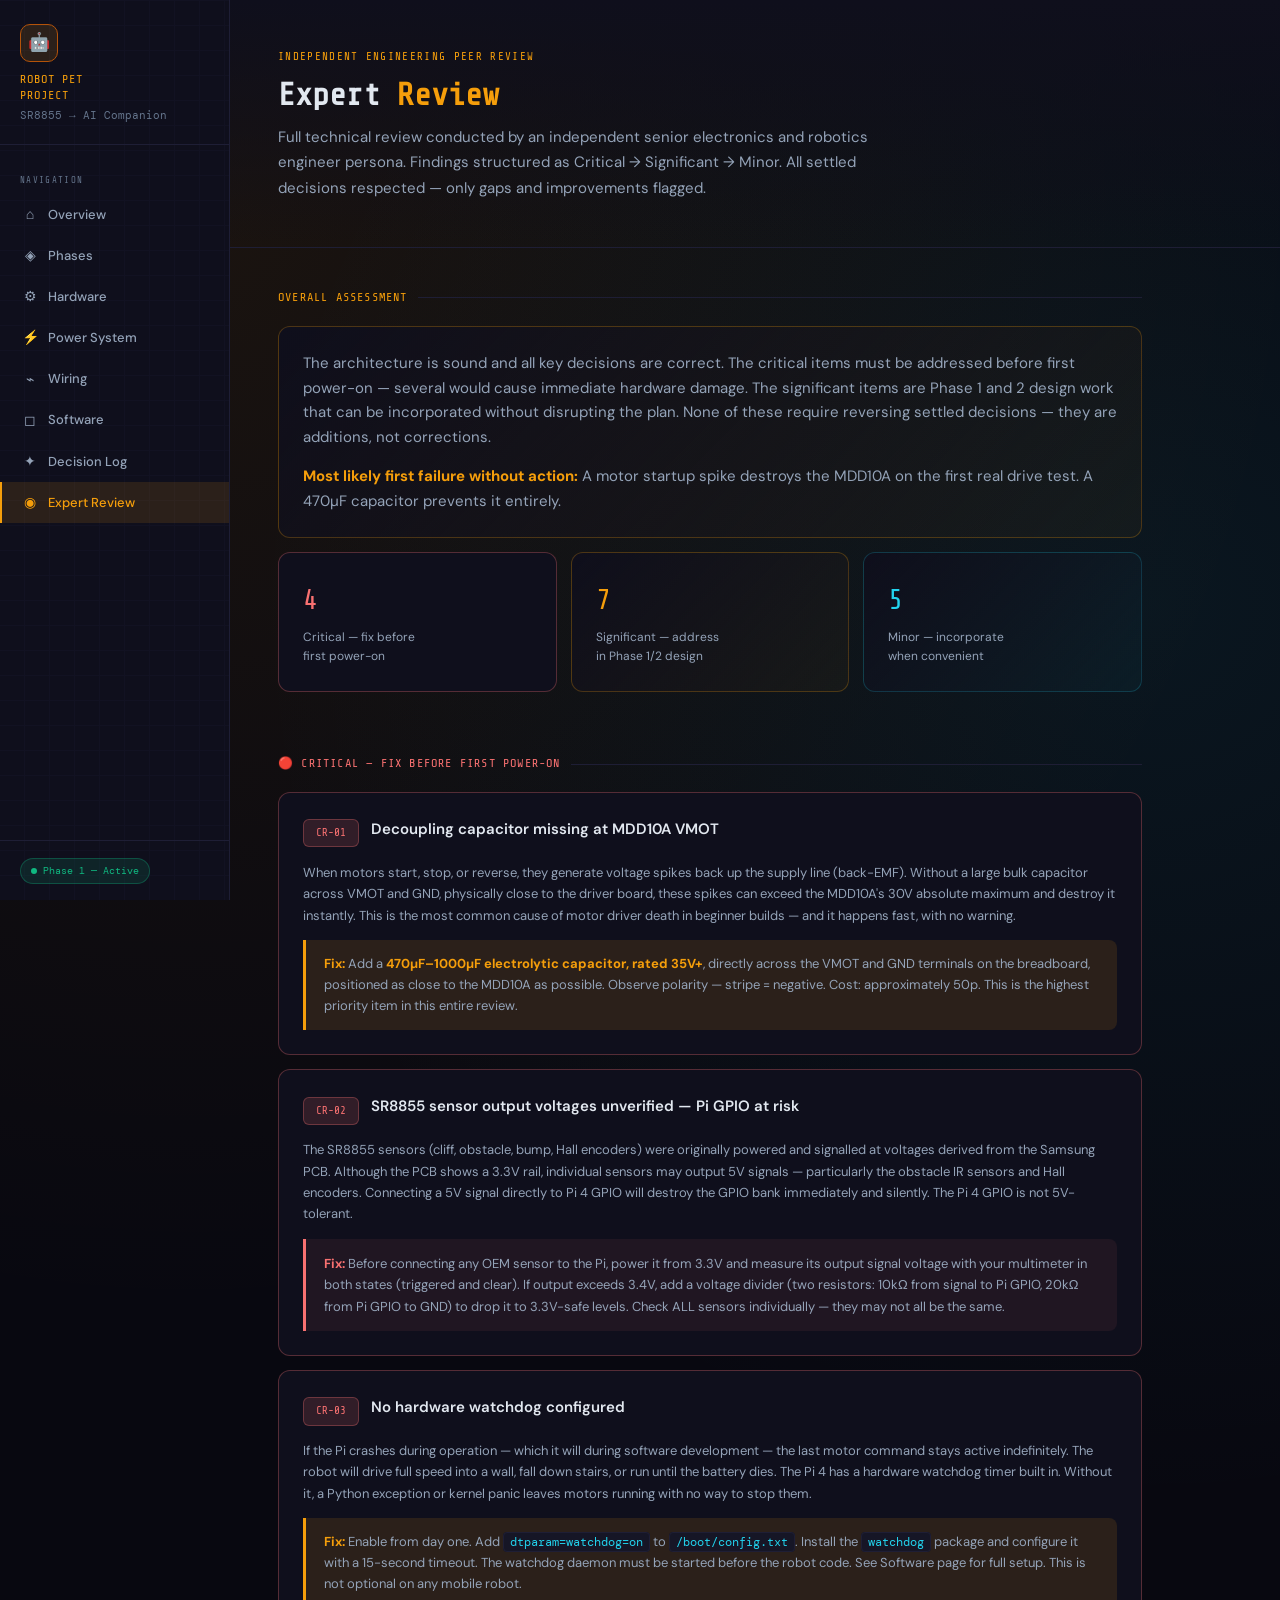
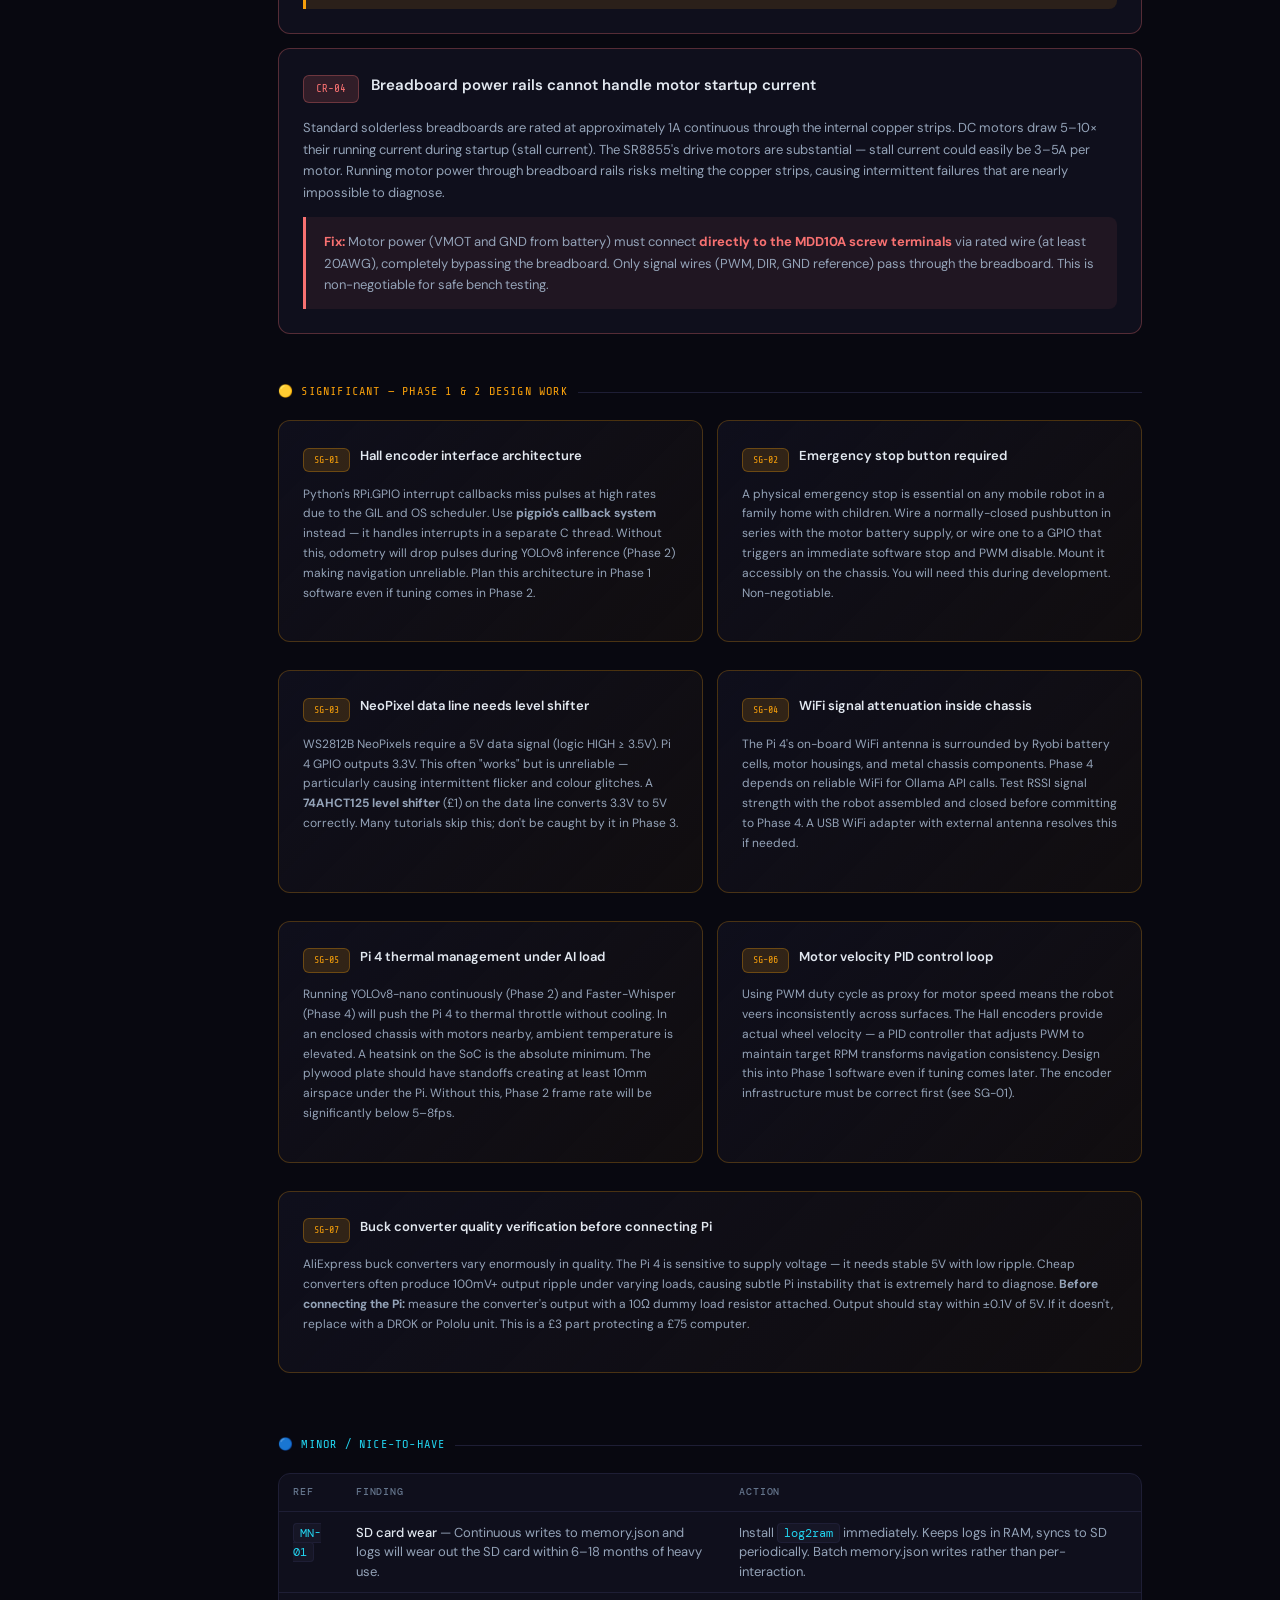
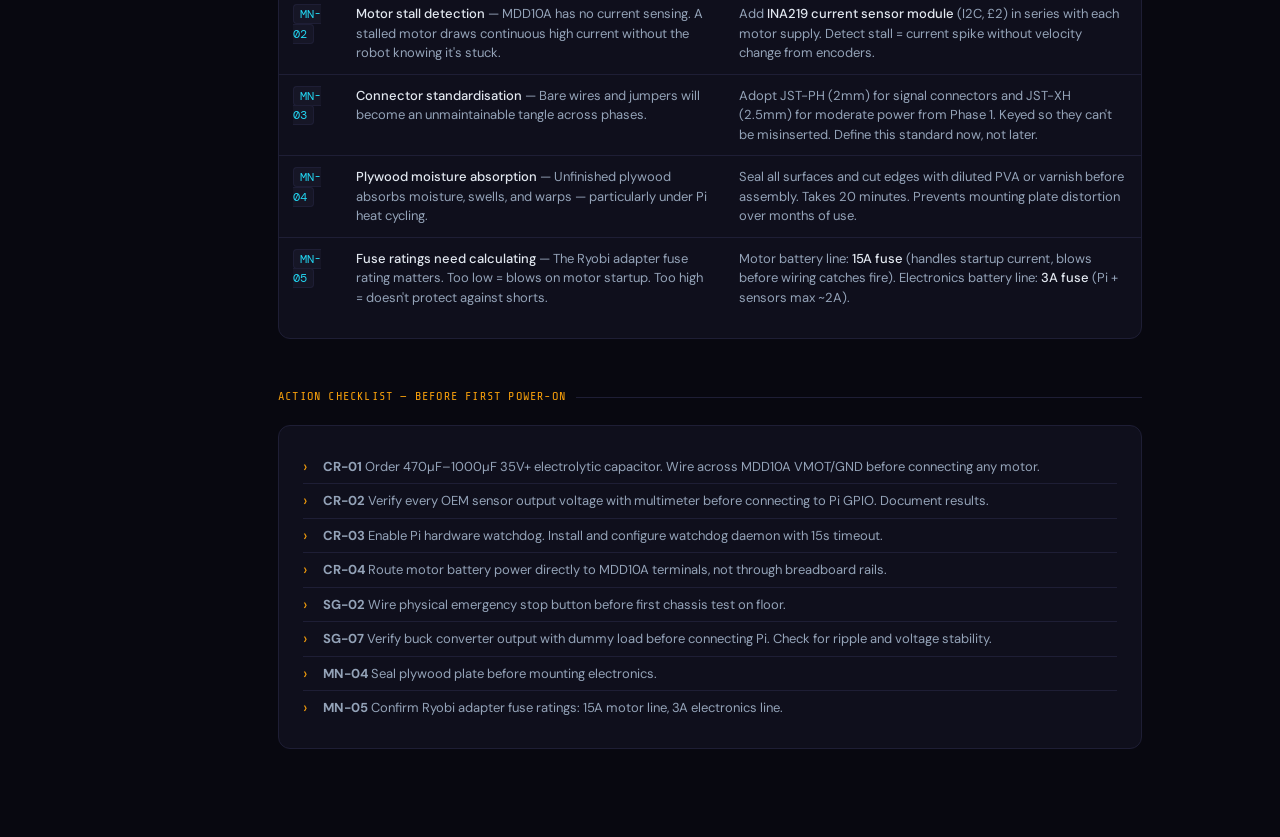
<file: blog/expert-review.html>
<!DOCTYPE html>
<html lang="en">
<head>
<meta charset="UTF-8">
<meta name="viewport" content="width=device-width, initial-scale=1.0">
<title>Robot Pet Project — Expert Review</title>
<link rel="stylesheet" href="styles.css">
</head>
<body>

<nav class="sidebar">
  <div class="sidebar-logo">
    <div class="logo-icon">🤖</div>
    <div class="logo-title">Robot Pet<br>Project</div>
    <div class="logo-sub">SR8855 → AI Companion</div>
  </div>
  <div class="sidebar-nav">
    <div class="nav-section">Navigation</div>
    <a href="index.html" class="nav-link"><span class="nav-icon">⌂</span> Overview</a>
    <a href="phases.html" class="nav-link"><span class="nav-icon">◈</span> Phases</a>
    <a href="hardware.html" class="nav-link"><span class="nav-icon">⚙</span> Hardware</a>
    <a href="power.html" class="nav-link"><span class="nav-icon">⚡</span> Power System</a>
    <a href="wiring.html" class="nav-link"><span class="nav-icon">⌁</span> Wiring</a>
    <a href="software.html" class="nav-link"><span class="nav-icon">◻</span> Software</a>
    <a href="decisions.html" class="nav-link"><span class="nav-icon">✦</span> Decision Log</a>
    <a href="expert-review.html" class="nav-link active"><span class="nav-icon">◉</span> Expert Review</a>
  </div>
  <div class="sidebar-footer">
    <div class="status-pill"><span class="status-dot"></span> Phase 1 — Active</div>
  </div>
</nav>

<main class="main">
  <div class="page-header">
    <div class="page-eyebrow">Independent Engineering Peer Review</div>
    <h1 class="page-title">Expert <span>Review</span></h1>
    <p class="page-desc">Full technical review conducted by an independent senior electronics and robotics engineer persona. Findings structured as Critical → Significant → Minor. All settled decisions respected — only gaps and improvements flagged.</p>
  </div>

  <div class="content">

    <div class="section">
      <div class="section-title">Overall Assessment</div>
      <div class="card card-amber">
        <p>The architecture is sound and all key decisions are correct. The critical items must be addressed before first power-on — several would cause immediate hardware damage. The significant items are Phase 1 and 2 design work that can be incorporated without disrupting the plan. None of these require reversing settled decisions — they are additions, not corrections.</p>
        <p style="margin-bottom:0"><strong style="color:var(--amber)">Most likely first failure without action:</strong> A motor startup spike destroys the MDD10A on the first real drive test. A 470µF capacitor prevents it entirely.</p>
      </div>

      <div class="grid-3">
        <div class="card" style="border-color:rgba(248,113,113,0.3)">
          <div style="font-family:var(--font-mono);font-size:28px;color:#F87171;margin-bottom:4px">4</div>
          <div style="font-size:12px;color:var(--text2)">Critical — fix before<br>first power-on</div>
        </div>
        <div class="card card-amber">
          <div style="font-family:var(--font-mono);font-size:28px;color:var(--amber);margin-bottom:4px">7</div>
          <div style="font-size:12px;color:var(--text2)">Significant — address<br>in Phase 1/2 design</div>
        </div>
        <div class="card card-cyan">
          <div style="font-family:var(--font-mono);font-size:28px;color:var(--cyan);margin-bottom:4px">5</div>
          <div style="font-size:12px;color:var(--text2)">Minor — incorporate<br>when convenient</div>
        </div>
      </div>
    </div>

    <!-- CRITICAL -->
    <div class="section">
      <div class="section-title" style="color:#F87171">🔴 Critical — Fix Before First Power-On</div>

      <div class="card" style="border-color:rgba(248,113,113,0.3);margin-bottom:14px">
        <div style="display:flex;align-items:center;gap:12px;margin-bottom:12px">
          <div style="background:rgba(248,113,113,0.15);border:1px solid rgba(248,113,113,0.3);border-radius:6px;padding:4px 12px;font-family:var(--font-mono);font-size:11px;color:#F87171">CR-01</div>
          <h3>Decoupling capacitor missing at MDD10A VMOT</h3>
        </div>
        <p style="font-size:13px">When motors start, stop, or reverse, they generate voltage spikes back up the supply line (back-EMF). Without a large bulk capacitor across VMOT and GND, physically close to the driver board, these spikes can exceed the MDD10A's 30V absolute maximum and destroy it instantly. This is the most common cause of motor driver death in beginner builds — and it happens fast, with no warning.</p>
        <div class="info-box" style="margin-top:12px;margin-bottom:0">
          <strong>Fix:</strong> Add a <strong>470µF–1000µF electrolytic capacitor, rated 35V+</strong>, directly across the VMOT and GND terminals on the breadboard, positioned as close to the MDD10A as possible. Observe polarity — stripe = negative. Cost: approximately 50p. This is the highest priority item in this entire review.
        </div>
      </div>

      <div class="card" style="border-color:rgba(248,113,113,0.3);margin-bottom:14px">
        <div style="display:flex;align-items:center;gap:12px;margin-bottom:12px">
          <div style="background:rgba(248,113,113,0.15);border:1px solid rgba(248,113,113,0.3);border-radius:6px;padding:4px 12px;font-family:var(--font-mono);font-size:11px;color:#F87171">CR-02</div>
          <h3>SR8855 sensor output voltages unverified — Pi GPIO at risk</h3>
        </div>
        <p style="font-size:13px">The SR8855 sensors (cliff, obstacle, bump, Hall encoders) were originally powered and signalled at voltages derived from the Samsung PCB. Although the PCB shows a 3.3V rail, individual sensors may output 5V signals — particularly the obstacle IR sensors and Hall encoders. Connecting a 5V signal directly to Pi 4 GPIO will destroy the GPIO bank immediately and silently. The Pi 4 GPIO is not 5V-tolerant.</p>
        <div class="warn-box" style="margin-top:12px;margin-bottom:0">
          <strong>Fix:</strong> Before connecting any OEM sensor to the Pi, power it from 3.3V and measure its output signal voltage with your multimeter in both states (triggered and clear). If output exceeds 3.4V, add a voltage divider (two resistors: 10kΩ from signal to Pi GPIO, 20kΩ from Pi GPIO to GND) to drop it to 3.3V-safe levels. Check ALL sensors individually — they may not all be the same.
        </div>
      </div>

      <div class="card" style="border-color:rgba(248,113,113,0.3);margin-bottom:14px">
        <div style="display:flex;align-items:center;gap:12px;margin-bottom:12px">
          <div style="background:rgba(248,113,113,0.15);border:1px solid rgba(248,113,113,0.3);border-radius:6px;padding:4px 12px;font-family:var(--font-mono);font-size:11px;color:#F87171">CR-03</div>
          <h3>No hardware watchdog configured</h3>
        </div>
        <p style="font-size:13px">If the Pi crashes during operation — which it will during software development — the last motor command stays active indefinitely. The robot will drive full speed into a wall, fall down stairs, or run until the battery dies. The Pi 4 has a hardware watchdog timer built in. Without it, a Python exception or kernel panic leaves motors running with no way to stop them.</p>
        <div class="info-box" style="margin-top:12px;margin-bottom:0">
          <strong>Fix:</strong> Enable from day one. Add <code>dtparam=watchdog=on</code> to <code>/boot/config.txt</code>. Install the <code>watchdog</code> package and configure it with a 15-second timeout. The watchdog daemon must be started before the robot code. See Software page for full setup. This is not optional on any mobile robot.
        </div>
      </div>

      <div class="card" style="border-color:rgba(248,113,113,0.3)">
        <div style="display:flex;align-items:center;gap:12px;margin-bottom:12px">
          <div style="background:rgba(248,113,113,0.15);border:1px solid rgba(248,113,113,0.3);border-radius:6px;padding:4px 12px;font-family:var(--font-mono);font-size:11px;color:#F87171">CR-04</div>
          <h3>Breadboard power rails cannot handle motor startup current</h3>
        </div>
        <p style="font-size:13px">Standard solderless breadboards are rated at approximately 1A continuous through the internal copper strips. DC motors draw 5–10× their running current during startup (stall current). The SR8855's drive motors are substantial — stall current could easily be 3–5A per motor. Running motor power through breadboard rails risks melting the copper strips, causing intermittent failures that are nearly impossible to diagnose.</p>
        <div class="warn-box" style="margin-top:12px;margin-bottom:0">
          <strong>Fix:</strong> Motor power (VMOT and GND from battery) must connect <strong>directly to the MDD10A screw terminals</strong> via rated wire (at least 20AWG), completely bypassing the breadboard. Only signal wires (PWM, DIR, GND reference) pass through the breadboard. This is non-negotiable for safe bench testing.
        </div>
      </div>
    </div>

    <!-- SIGNIFICANT -->
    <div class="section">
      <div class="section-title" style="color:var(--amber)">🟡 Significant — Phase 1 & 2 Design Work</div>

      <div class="grid-2">
        <div class="card card-amber">
          <div style="display:flex;align-items:center;gap:10px;margin-bottom:10px">
            <div style="background:rgba(245,158,11,0.15);border:1px solid rgba(245,158,11,0.3);border-radius:6px;padding:3px 10px;font-family:var(--font-mono);font-size:10px;color:var(--amber)">SG-01</div>
            <h3 style="font-size:13px">Hall encoder interface architecture</h3>
          </div>
          <p style="font-size:12px;color:var(--text2)">Python's RPi.GPIO interrupt callbacks miss pulses at high rates due to the GIL and OS scheduler. Use <strong>pigpio's callback system</strong> instead — it handles interrupts in a separate C thread. Without this, odometry will drop pulses during YOLOv8 inference (Phase 2) making navigation unreliable. Plan this architecture in Phase 1 software even if tuning comes in Phase 2.</p>
        </div>

        <div class="card card-amber">
          <div style="display:flex;align-items:center;gap:10px;margin-bottom:10px">
            <div style="background:rgba(245,158,11,0.15);border:1px solid rgba(245,158,11,0.3);border-radius:6px;padding:3px 10px;font-family:var(--font-mono);font-size:10px;color:var(--amber)">SG-02</div>
            <h3 style="font-size:13px">Emergency stop button required</h3>
          </div>
          <p style="font-size:12px;color:var(--text2)">A physical emergency stop is essential on any mobile robot in a family home with children. Wire a normally-closed pushbutton in series with the motor battery supply, or wire one to a GPIO that triggers an immediate software stop and PWM disable. Mount it accessibly on the chassis. You will need this during development. Non-negotiable.</p>
        </div>

        <div class="card card-amber">
          <div style="display:flex;align-items:center;gap:10px;margin-bottom:10px">
            <div style="background:rgba(245,158,11,0.15);border:1px solid rgba(245,158,11,0.3);border-radius:6px;padding:3px 10px;font-family:var(--font-mono);font-size:10px;color:var(--amber)">SG-03</div>
            <h3 style="font-size:13px">NeoPixel data line needs level shifter</h3>
          </div>
          <p style="font-size:12px;color:var(--text2)">WS2812B NeoPixels require a 5V data signal (logic HIGH ≥ 3.5V). Pi 4 GPIO outputs 3.3V. This often "works" but is unreliable — particularly causing intermittent flicker and colour glitches. A <strong>74AHCT125 level shifter</strong> (£1) on the data line converts 3.3V to 5V correctly. Many tutorials skip this; don't be caught by it in Phase 3.</p>
        </div>

        <div class="card card-amber">
          <div style="display:flex;align-items:center;gap:10px;margin-bottom:10px">
            <div style="background:rgba(245,158,11,0.15);border:1px solid rgba(245,158,11,0.3);border-radius:6px;padding:3px 10px;font-family:var(--font-mono);font-size:10px;color:var(--amber)">SG-04</div>
            <h3 style="font-size:13px">WiFi signal attenuation inside chassis</h3>
          </div>
          <p style="font-size:12px;color:var(--text2)">The Pi 4's on-board WiFi antenna is surrounded by Ryobi battery cells, motor housings, and metal chassis components. Phase 4 depends on reliable WiFi for Ollama API calls. Test RSSI signal strength with the robot assembled and closed before committing to Phase 4. A USB WiFi adapter with external antenna resolves this if needed.</p>
        </div>

        <div class="card card-amber">
          <div style="display:flex;align-items:center;gap:10px;margin-bottom:10px">
            <div style="background:rgba(245,158,11,0.15);border:1px solid rgba(245,158,11,0.3);border-radius:6px;padding:3px 10px;font-family:var(--font-mono);font-size:10px;color:var(--amber)">SG-05</div>
            <h3 style="font-size:13px">Pi 4 thermal management under AI load</h3>
          </div>
          <p style="font-size:12px;color:var(--text2)">Running YOLOv8-nano continuously (Phase 2) and Faster-Whisper (Phase 4) will push the Pi 4 to thermal throttle without cooling. In an enclosed chassis with motors nearby, ambient temperature is elevated. A heatsink on the SoC is the absolute minimum. The plywood plate should have standoffs creating at least 10mm airspace under the Pi. Without this, Phase 2 frame rate will be significantly below 5–8fps.</p>
        </div>

        <div class="card card-amber">
          <div style="display:flex;align-items:center;gap:10px;margin-bottom:10px">
            <div style="background:rgba(245,158,11,0.15);border:1px solid rgba(245,158,11,0.3);border-radius:6px;padding:3px 10px;font-family:var(--font-mono);font-size:10px;color:var(--amber)">SG-06</div>
            <h3 style="font-size:13px">Motor velocity PID control loop</h3>
          </div>
          <p style="font-size:12px;color:var(--text2)">Using PWM duty cycle as proxy for motor speed means the robot veers inconsistently across surfaces. The Hall encoders provide actual wheel velocity — a PID controller that adjusts PWM to maintain target RPM transforms navigation consistency. Design this into Phase 1 software even if tuning comes later. The encoder infrastructure must be correct first (see SG-01).</p>
        </div>

        <div class="card card-amber" style="grid-column: 1 / -1">
          <div style="display:flex;align-items:center;gap:10px;margin-bottom:10px">
            <div style="background:rgba(245,158,11,0.15);border:1px solid rgba(245,158,11,0.3);border-radius:6px;padding:3px 10px;font-family:var(--font-mono);font-size:10px;color:var(--amber)">SG-07</div>
            <h3 style="font-size:13px">Buck converter quality verification before connecting Pi</h3>
          </div>
          <p style="font-size:12px;color:var(--text2)">AliExpress buck converters vary enormously in quality. The Pi 4 is sensitive to supply voltage — it needs stable 5V with low ripple. Cheap converters often produce 100mV+ output ripple under varying loads, causing subtle Pi instability that is extremely hard to diagnose. <strong>Before connecting the Pi:</strong> measure the converter's output with a 10Ω dummy load resistor attached. Output should stay within ±0.1V of 5V. If it doesn't, replace with a DROK or Pololu unit. This is a £3 part protecting a £75 computer.</p>
        </div>
      </div>
    </div>

    <!-- MINOR -->
    <div class="section">
      <div class="section-title" style="color:var(--cyan)">🔵 Minor / Nice-to-Have</div>

      <div class="table-wrap">
        <table>
          <thead><tr><th>Ref</th><th>Finding</th><th>Action</th></tr></thead>
          <tbody>
            <tr>
              <td><code>MN-01</code></td>
              <td><strong>SD card wear</strong> — Continuous writes to memory.json and logs will wear out the SD card within 6–18 months of heavy use.</td>
              <td>Install <code>log2ram</code> immediately. Keeps logs in RAM, syncs to SD periodically. Batch memory.json writes rather than per-interaction.</td>
            </tr>
            <tr>
              <td><code>MN-02</code></td>
              <td><strong>Motor stall detection</strong> — MDD10A has no current sensing. A stalled motor draws continuous high current without the robot knowing it's stuck.</td>
              <td>Add <strong>INA219 current sensor module</strong> (I2C, £2) in series with each motor supply. Detect stall = current spike without velocity change from encoders.</td>
            </tr>
            <tr>
              <td><code>MN-03</code></td>
              <td><strong>Connector standardisation</strong> — Bare wires and jumpers will become an unmaintainable tangle across phases.</td>
              <td>Adopt JST-PH (2mm) for signal connectors and JST-XH (2.5mm) for moderate power from Phase 1. Keyed so they can't be misinserted. Define this standard now, not later.</td>
            </tr>
            <tr>
              <td><code>MN-04</code></td>
              <td><strong>Plywood moisture absorption</strong> — Unfinished plywood absorbs moisture, swells, and warps — particularly under Pi heat cycling.</td>
              <td>Seal all surfaces and cut edges with diluted PVA or varnish before assembly. Takes 20 minutes. Prevents mounting plate distortion over months of use.</td>
            </tr>
            <tr>
              <td><code>MN-05</code></td>
              <td><strong>Fuse ratings need calculating</strong> — The Ryobi adapter fuse rating matters. Too low = blows on motor startup. Too high = doesn't protect against shorts.</td>
              <td>Motor battery line: <strong>15A fuse</strong> (handles startup current, blows before wiring catches fire). Electronics battery line: <strong>3A fuse</strong> (Pi + sensors max ~2A).</td>
            </tr>
          </tbody>
        </table>
      </div>
    </div>

    <!-- ACTION CHECKLIST -->
    <div class="section">
      <div class="section-title">Action Checklist — Before First Power-On</div>
      <div class="card">
        <ul class="styled">
          <li><strong>CR-01</strong> Order 470µF–1000µF 35V+ electrolytic capacitor. Wire across MDD10A VMOT/GND before connecting any motor.</li>
          <li><strong>CR-02</strong> Verify every OEM sensor output voltage with multimeter before connecting to Pi GPIO. Document results.</li>
          <li><strong>CR-03</strong> Enable Pi hardware watchdog. Install and configure watchdog daemon with 15s timeout.</li>
          <li><strong>CR-04</strong> Route motor battery power directly to MDD10A terminals, not through breadboard rails.</li>
          <li><strong>SG-02</strong> Wire physical emergency stop button before first chassis test on floor.</li>
          <li><strong>SG-07</strong> Verify buck converter output with dummy load before connecting Pi. Check for ripple and voltage stability.</li>
          <li><strong>MN-04</strong> Seal plywood plate before mounting electronics.</li>
          <li><strong>MN-05</strong> Confirm Ryobi adapter fuse ratings: 15A motor line, 3A electronics line.</li>
        </ul>
      </div>
    </div>

  </div>
</main>
</body>
</html>
</file>
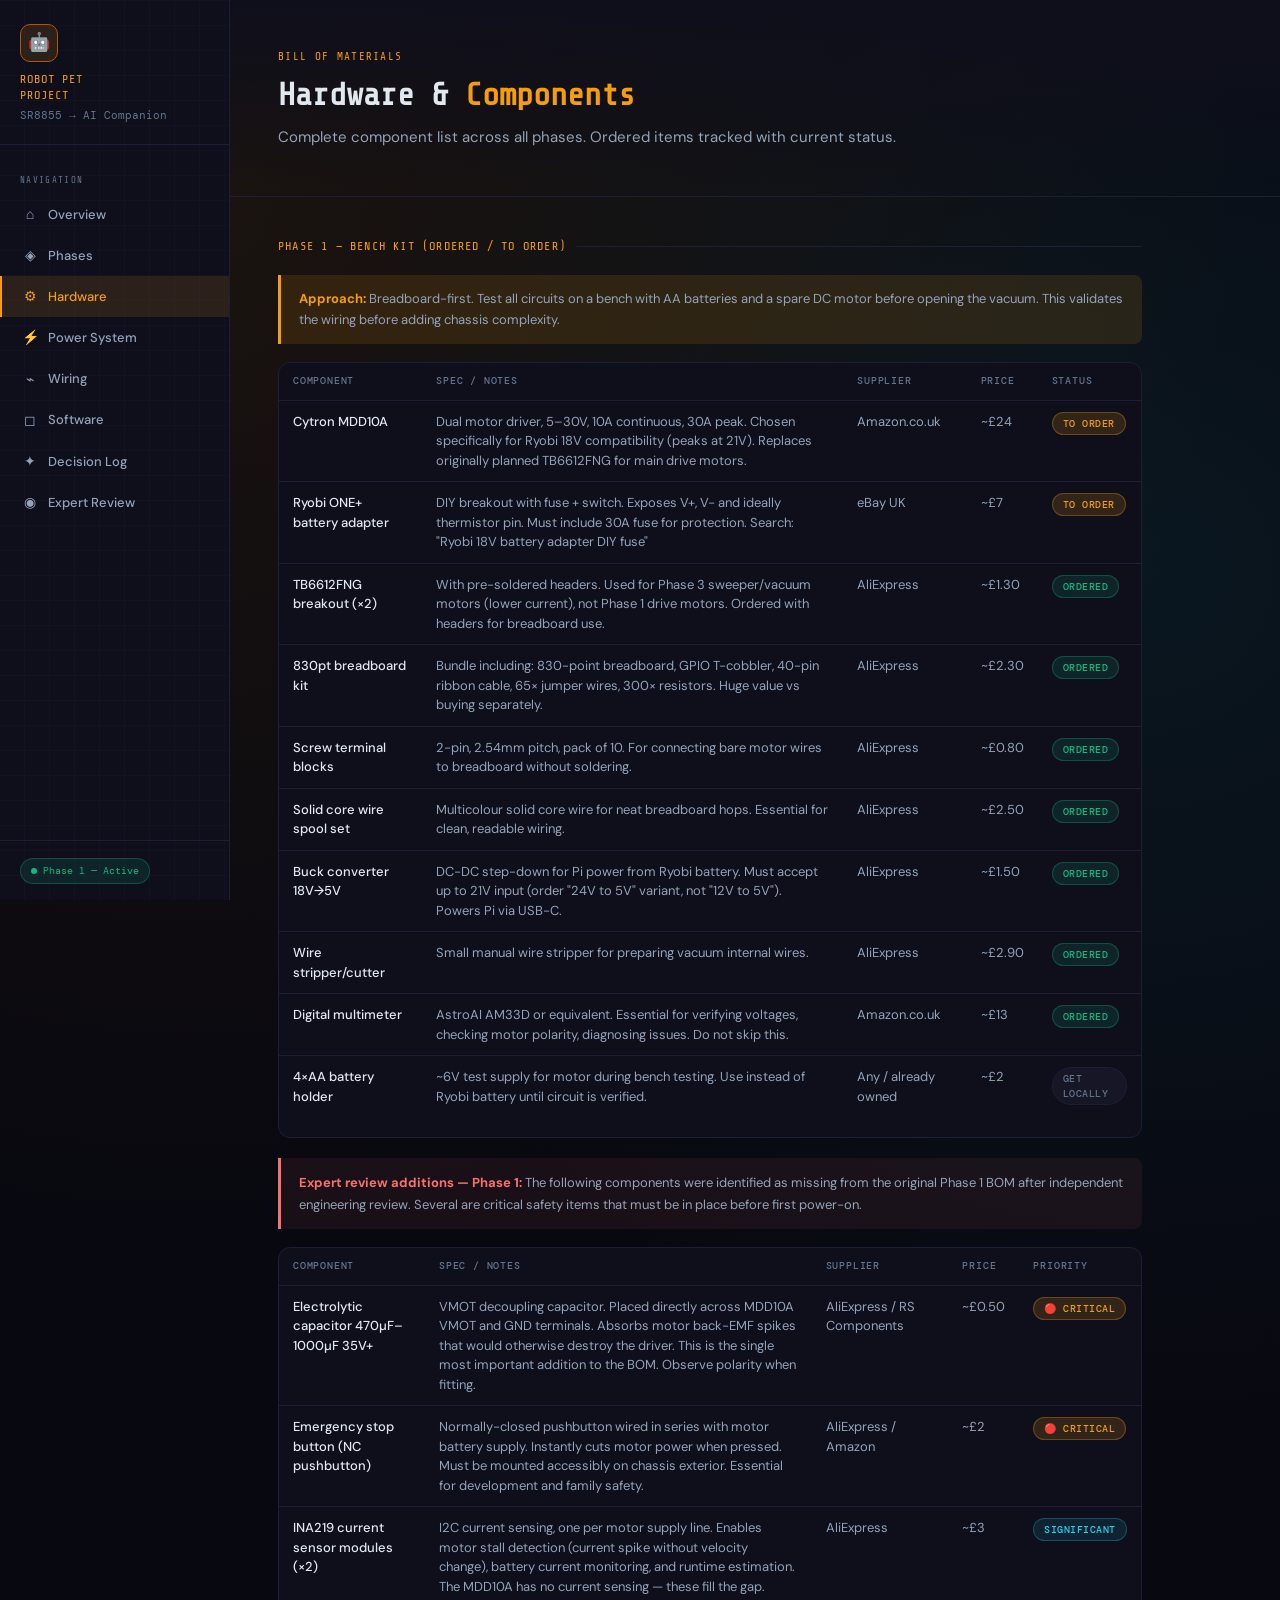
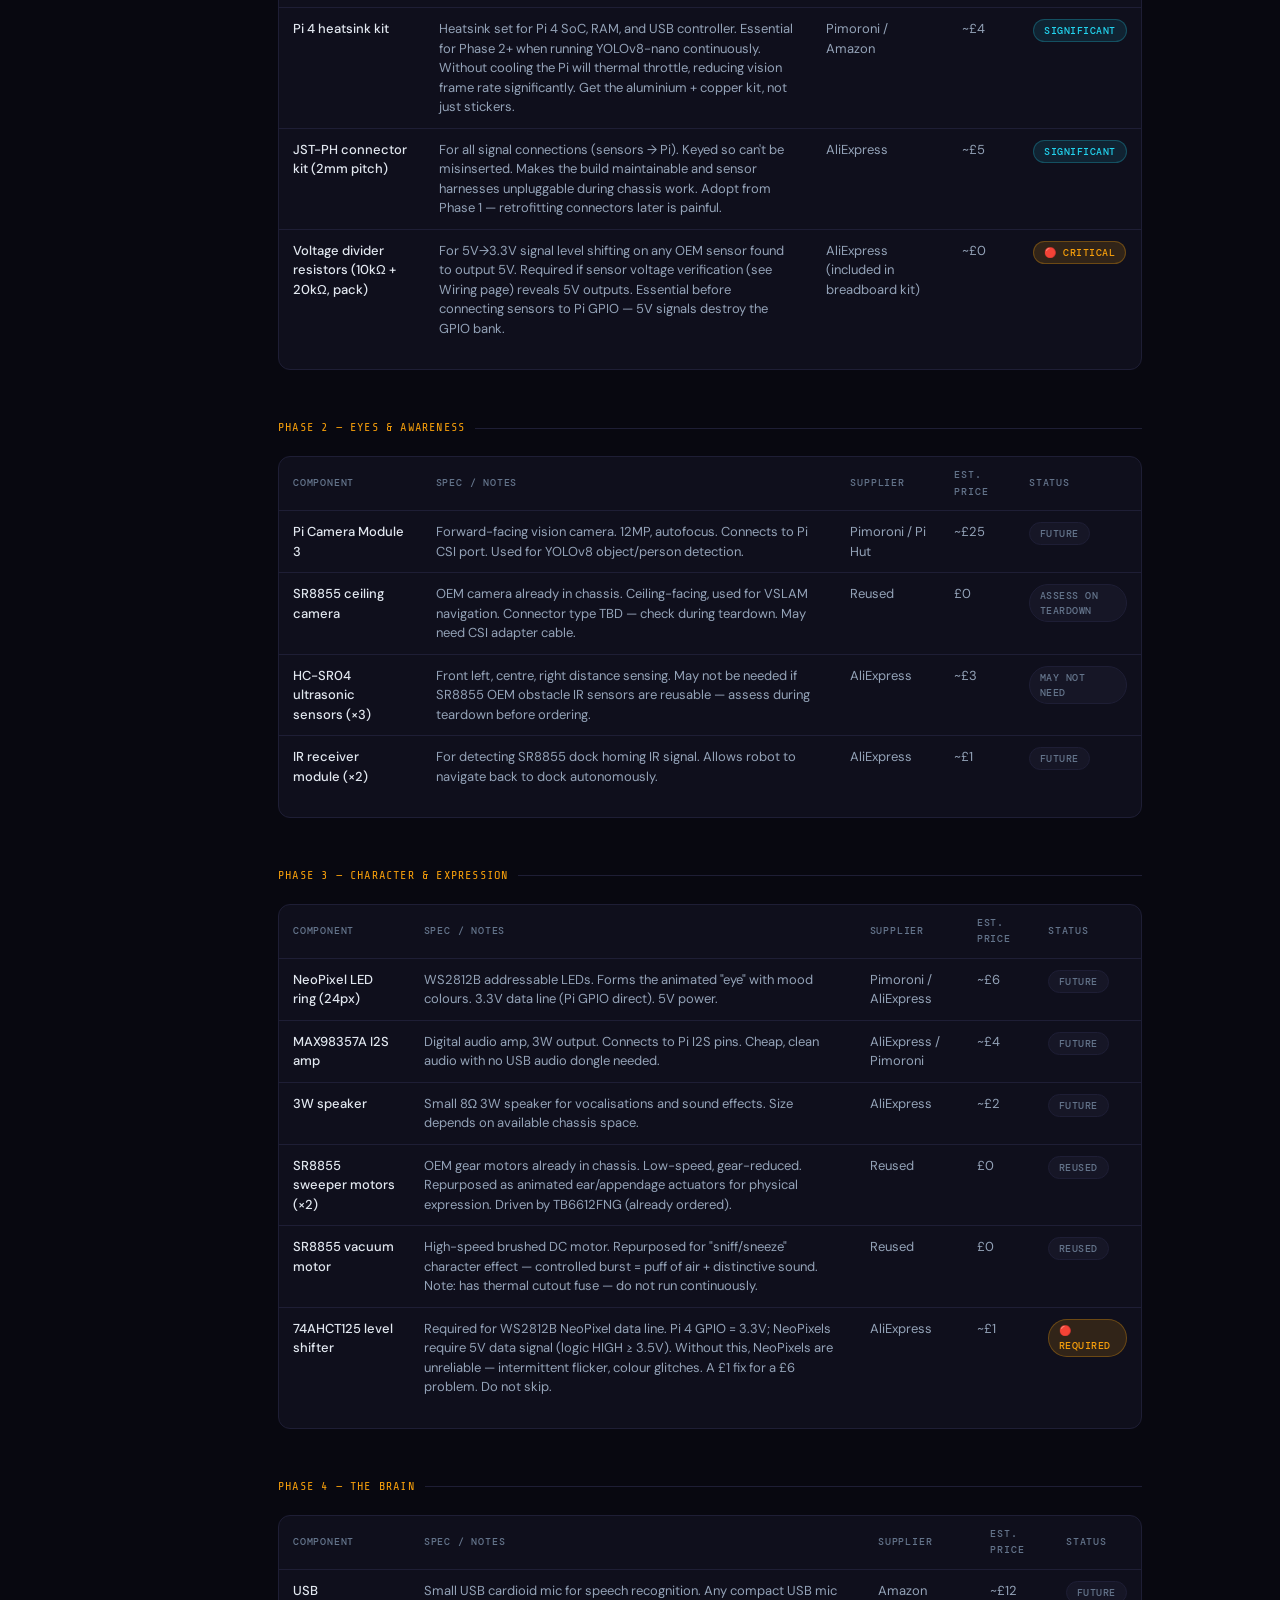
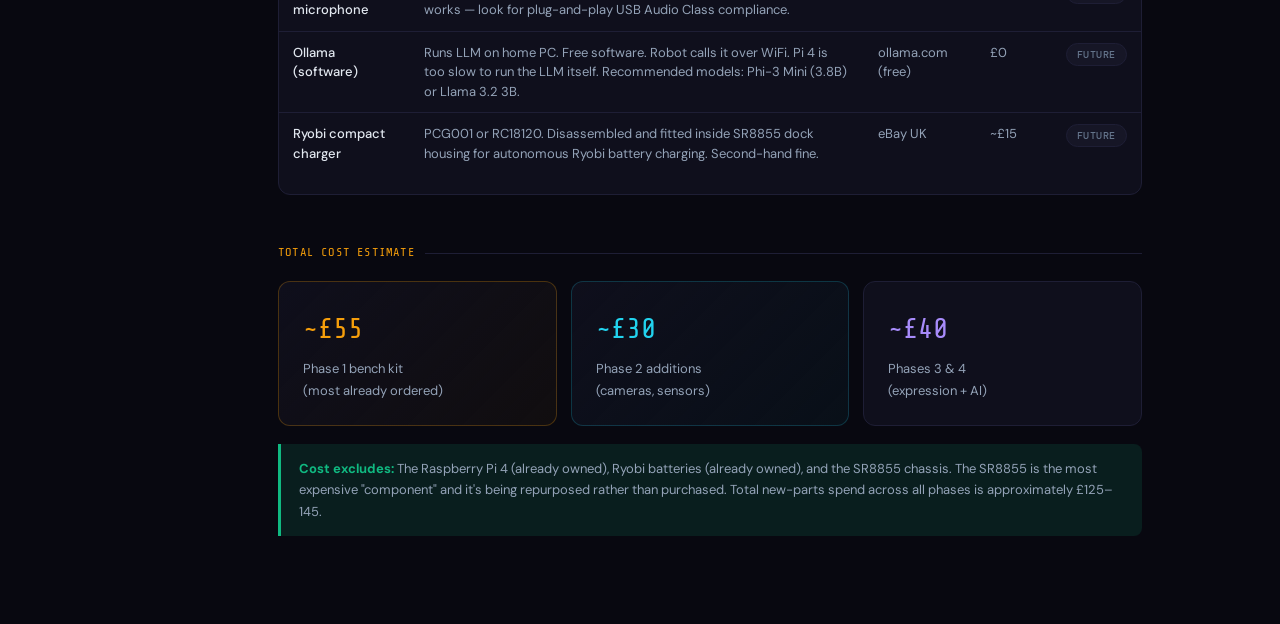
<file: blog/hardware.html>
<!DOCTYPE html>
<html lang="en">
<head>
<meta charset="UTF-8">
<meta name="viewport" content="width=device-width, initial-scale=1.0">
<title>Robot Pet Project — Hardware</title>
<link rel="stylesheet" href="styles.css">
</head>
<body>

<nav class="sidebar">
  <div class="sidebar-logo">
    <div class="logo-icon">🤖</div>
    <div class="logo-title">Robot Pet<br>Project</div>
    <div class="logo-sub">SR8855 → AI Companion</div>
  </div>
  <div class="sidebar-nav">
    <div class="nav-section">Navigation</div>
    <a href="index.html" class="nav-link"><span class="nav-icon">⌂</span> Overview</a>
    <a href="phases.html" class="nav-link"><span class="nav-icon">◈</span> Phases</a>
    <a href="hardware.html" class="nav-link active"><span class="nav-icon">⚙</span> Hardware</a>
    <a href="power.html" class="nav-link"><span class="nav-icon">⚡</span> Power System</a>
    <a href="wiring.html" class="nav-link"><span class="nav-icon">⌁</span> Wiring</a>
    <a href="software.html" class="nav-link"><span class="nav-icon">◻</span> Software</a>
    <a href="decisions.html" class="nav-link"><span class="nav-icon">✦</span> Decision Log</a>
    <a href="expert-review.html" class="nav-link"><span class="nav-icon">◉</span> Expert Review</a>
  </div>
  <div class="sidebar-footer">
    <div class="status-pill"><span class="status-dot"></span> Phase 1 — Active</div>
  </div>
</nav>

<main class="main">
  <div class="page-header">
    <div class="page-eyebrow">Bill of Materials</div>
    <h1 class="page-title">Hardware &amp; <span>Components</span></h1>
    <p class="page-desc">Complete component list across all phases. Ordered items tracked with current status.</p>
  </div>

  <div class="content">

    <div class="section">
      <div class="section-title">Phase 1 — Bench Kit (Ordered / To Order)</div>

      <div class="info-box">
        <strong>Approach:</strong> Breadboard-first. Test all circuits on a bench with AA batteries and a spare DC motor before opening the vacuum. This validates the wiring before adding chassis complexity.
      </div>

      <div class="table-wrap">
        <table>
          <thead>
            <tr><th>Component</th><th>Spec / Notes</th><th>Supplier</th><th>Price</th><th>Status</th></tr>
          </thead>
          <tbody>
            <tr>
              <td><strong>Cytron MDD10A</strong></td>
              <td>Dual motor driver, 5–30V, 10A continuous, 30A peak. Chosen specifically for Ryobi 18V compatibility (peaks at 21V). Replaces originally planned TB6612FNG for main drive motors.</td>
              <td>Amazon.co.uk</td>
              <td>~£24</td>
              <td><span class="badge badge-amber">To order</span></td>
            </tr>
            <tr>
              <td><strong>Ryobi ONE+ battery adapter</strong></td>
              <td>DIY breakout with fuse + switch. Exposes V+, V− and ideally thermistor pin. Must include 30A fuse for protection. Search: "Ryobi 18V battery adapter DIY fuse"</td>
              <td>eBay UK</td>
              <td>~£7</td>
              <td><span class="badge badge-amber">To order</span></td>
            </tr>
            <tr>
              <td><strong>TB6612FNG breakout (×2)</strong></td>
              <td>With pre-soldered headers. Used for Phase 3 sweeper/vacuum motors (lower current), not Phase 1 drive motors. Ordered with headers for breadboard use.</td>
              <td>AliExpress</td>
              <td>~£1.30</td>
              <td><span class="badge badge-green">Ordered</span></td>
            </tr>
            <tr>
              <td><strong>830pt breadboard kit</strong></td>
              <td>Bundle including: 830-point breadboard, GPIO T-cobbler, 40-pin ribbon cable, 65× jumper wires, 300× resistors. Huge value vs buying separately.</td>
              <td>AliExpress</td>
              <td>~£2.30</td>
              <td><span class="badge badge-green">Ordered</span></td>
            </tr>
            <tr>
              <td><strong>Screw terminal blocks</strong></td>
              <td>2-pin, 2.54mm pitch, pack of 10. For connecting bare motor wires to breadboard without soldering.</td>
              <td>AliExpress</td>
              <td>~£0.80</td>
              <td><span class="badge badge-green">Ordered</span></td>
            </tr>
            <tr>
              <td><strong>Solid core wire spool set</strong></td>
              <td>Multicolour solid core wire for neat breadboard hops. Essential for clean, readable wiring.</td>
              <td>AliExpress</td>
              <td>~£2.50</td>
              <td><span class="badge badge-green">Ordered</span></td>
            </tr>
            <tr>
              <td><strong>Buck converter 18V→5V</strong></td>
              <td>DC-DC step-down for Pi power from Ryobi battery. Must accept up to 21V input (order "24V to 5V" variant, not "12V to 5V"). Powers Pi via USB-C.</td>
              <td>AliExpress</td>
              <td>~£1.50</td>
              <td><span class="badge badge-green">Ordered</span></td>
            </tr>
            <tr>
              <td><strong>Wire stripper/cutter</strong></td>
              <td>Small manual wire stripper for preparing vacuum internal wires.</td>
              <td>AliExpress</td>
              <td>~£2.90</td>
              <td><span class="badge badge-green">Ordered</span></td>
            </tr>
            <tr>
              <td><strong>Digital multimeter</strong></td>
              <td>AstroAI AM33D or equivalent. Essential for verifying voltages, checking motor polarity, diagnosing issues. Do not skip this.</td>
              <td>Amazon.co.uk</td>
              <td>~£13</td>
              <td><span class="badge badge-green">Ordered</span></td>
            </tr>
            <tr>
              <td><strong>4×AA battery holder</strong></td>
              <td>~6V test supply for motor during bench testing. Use instead of Ryobi battery until circuit is verified.</td>
              <td>Any / already owned</td>
              <td>~£2</td>
              <td><span class="badge badge-gray">Get locally</span></td>
            </tr>
          </tbody>
        </table>
      </div>

      <div class="warn-box">
        <strong>Expert review additions — Phase 1:</strong> The following components were identified as missing from the original Phase 1 BOM after independent engineering review. Several are critical safety items that must be in place before first power-on.
      </div>

      <div class="table-wrap">
        <table>
          <thead>
            <tr><th>Component</th><th>Spec / Notes</th><th>Supplier</th><th>Price</th><th>Priority</th></tr>
          </thead>
          <tbody>
            <tr>
              <td><strong>Electrolytic capacitor 470µF–1000µF 35V+</strong></td>
              <td>VMOT decoupling capacitor. Placed directly across MDD10A VMOT and GND terminals. Absorbs motor back-EMF spikes that would otherwise destroy the driver. This is the single most important addition to the BOM. Observe polarity when fitting.</td>
              <td>AliExpress / RS Components</td>
              <td>~£0.50</td>
              <td><span class="badge badge-amber">🔴 Critical</span></td>
            </tr>
            <tr>
              <td><strong>Emergency stop button (NC pushbutton)</strong></td>
              <td>Normally-closed pushbutton wired in series with motor battery supply. Instantly cuts motor power when pressed. Must be mounted accessibly on chassis exterior. Essential for development and family safety.</td>
              <td>AliExpress / Amazon</td>
              <td>~£2</td>
              <td><span class="badge badge-amber">🔴 Critical</span></td>
            </tr>
            <tr>
              <td><strong>INA219 current sensor modules (×2)</strong></td>
              <td>I2C current sensing, one per motor supply line. Enables motor stall detection (current spike without velocity change), battery current monitoring, and runtime estimation. The MDD10A has no current sensing — these fill the gap.</td>
              <td>AliExpress</td>
              <td>~£3</td>
              <td><span class="badge badge-cyan">Significant</span></td>
            </tr>
            <tr>
              <td><strong>Pi 4 heatsink kit</strong></td>
              <td>Heatsink set for Pi 4 SoC, RAM, and USB controller. Essential for Phase 2+ when running YOLOv8-nano continuously. Without cooling the Pi will thermal throttle, reducing vision frame rate significantly. Get the aluminium + copper kit, not just stickers.</td>
              <td>Pimoroni / Amazon</td>
              <td>~£4</td>
              <td><span class="badge badge-cyan">Significant</span></td>
            </tr>
            <tr>
              <td><strong>JST-PH connector kit (2mm pitch)</strong></td>
              <td>For all signal connections (sensors → Pi). Keyed so can't be misinserted. Makes the build maintainable and sensor harnesses unpluggable during chassis work. Adopt from Phase 1 — retrofitting connectors later is painful.</td>
              <td>AliExpress</td>
              <td>~£5</td>
              <td><span class="badge badge-cyan">Significant</span></td>
            </tr>
            <tr>
              <td><strong>Voltage divider resistors (10kΩ + 20kΩ, pack)</strong></td>
              <td>For 5V→3.3V signal level shifting on any OEM sensor found to output 5V. Required if sensor voltage verification (see Wiring page) reveals 5V outputs. Essential before connecting sensors to Pi GPIO — 5V signals destroy the GPIO bank.</td>
              <td>AliExpress (included in breadboard kit)</td>
              <td>~£0</td>
              <td><span class="badge badge-amber">🔴 Critical</span></td>
            </tr>
          </tbody>
        </table>
      </div>
    </div>

    <div class="section">
      <div class="section-title">Phase 2 — Eyes &amp; Awareness</div>
      <div class="table-wrap">
        <table>
          <thead>
            <tr><th>Component</th><th>Spec / Notes</th><th>Supplier</th><th>Est. Price</th><th>Status</th></tr>
          </thead>
          <tbody>
            <tr>
              <td><strong>Pi Camera Module 3</strong></td>
              <td>Forward-facing vision camera. 12MP, autofocus. Connects to Pi CSI port. Used for YOLOv8 object/person detection.</td>
              <td>Pimoroni / Pi Hut</td>
              <td>~£25</td>
              <td><span class="badge badge-gray">Future</span></td>
            </tr>
            <tr>
              <td><strong>SR8855 ceiling camera</strong></td>
              <td>OEM camera already in chassis. Ceiling-facing, used for VSLAM navigation. Connector type TBD — check during teardown. May need CSI adapter cable.</td>
              <td>Reused</td>
              <td>£0</td>
              <td><span class="badge badge-gray">Assess on teardown</span></td>
            </tr>
            <tr>
              <td><strong>HC-SR04 ultrasonic sensors (×3)</strong></td>
              <td>Front left, centre, right distance sensing. May not be needed if SR8855 OEM obstacle IR sensors are reusable — assess during teardown before ordering.</td>
              <td>AliExpress</td>
              <td>~£3</td>
              <td><span class="badge badge-gray">May not need</span></td>
            </tr>
            <tr>
              <td><strong>IR receiver module (×2)</strong></td>
              <td>For detecting SR8855 dock homing IR signal. Allows robot to navigate back to dock autonomously.</td>
              <td>AliExpress</td>
              <td>~£1</td>
              <td><span class="badge badge-gray">Future</span></td>
            </tr>
          </tbody>
        </table>
      </div>
    </div>

    <div class="section">
      <div class="section-title">Phase 3 — Character &amp; Expression</div>
      <div class="table-wrap">
        <table>
          <thead>
            <tr><th>Component</th><th>Spec / Notes</th><th>Supplier</th><th>Est. Price</th><th>Status</th></tr>
          </thead>
          <tbody>
            <tr>
              <td><strong>NeoPixel LED ring (24px)</strong></td>
              <td>WS2812B addressable LEDs. Forms the animated "eye" with mood colours. 3.3V data line (Pi GPIO direct). 5V power.</td>
              <td>Pimoroni / AliExpress</td>
              <td>~£6</td>
              <td><span class="badge badge-gray">Future</span></td>
            </tr>
            <tr>
              <td><strong>MAX98357A I2S amp</strong></td>
              <td>Digital audio amp, 3W output. Connects to Pi I2S pins. Cheap, clean audio with no USB audio dongle needed.</td>
              <td>AliExpress / Pimoroni</td>
              <td>~£4</td>
              <td><span class="badge badge-gray">Future</span></td>
            </tr>
            <tr>
              <td><strong>3W speaker</strong></td>
              <td>Small 8Ω 3W speaker for vocalisations and sound effects. Size depends on available chassis space.</td>
              <td>AliExpress</td>
              <td>~£2</td>
              <td><span class="badge badge-gray">Future</span></td>
            </tr>
            <tr>
              <td><strong>SR8855 sweeper motors (×2)</strong></td>
              <td>OEM gear motors already in chassis. Low-speed, gear-reduced. Repurposed as animated ear/appendage actuators for physical expression. Driven by TB6612FNG (already ordered).</td>
              <td>Reused</td>
              <td>£0</td>
              <td><span class="badge badge-gray">Reused</span></td>
            </tr>
            <tr>
              <td><strong>SR8855 vacuum motor</strong></td>
              <td>High-speed brushed DC motor. Repurposed for "sniff/sneeze" character effect — controlled burst = puff of air + distinctive sound. Note: has thermal cutout fuse — do not run continuously.</td>
              <td>Reused</td>
              <td>£0</td>
              <td><span class="badge badge-gray">Reused</span></td>
            </tr>
            <tr>
              <td><strong>74AHCT125 level shifter</strong></td>
              <td>Required for WS2812B NeoPixel data line. Pi 4 GPIO = 3.3V; NeoPixels require 5V data signal (logic HIGH ≥ 3.5V). Without this, NeoPixels are unreliable — intermittent flicker, colour glitches. A £1 fix for a £6 problem. Do not skip.</td>
              <td>AliExpress</td>
              <td>~£1</td>
              <td><span class="badge badge-amber">🔴 Required</span></td>
            </tr>
          </tbody>
        </table>
      </div>
    </div>

    <div class="section">
      <div class="section-title">Phase 4 — The Brain</div>
      <div class="table-wrap">
        <table>
          <thead>
            <tr><th>Component</th><th>Spec / Notes</th><th>Supplier</th><th>Est. Price</th><th>Status</th></tr>
          </thead>
          <tbody>
            <tr>
              <td><strong>USB microphone</strong></td>
              <td>Small USB cardioid mic for speech recognition. Any compact USB mic works — look for plug-and-play USB Audio Class compliance.</td>
              <td>Amazon</td>
              <td>~£12</td>
              <td><span class="badge badge-gray">Future</span></td>
            </tr>
            <tr>
              <td><strong>Ollama (software)</strong></td>
              <td>Runs LLM on home PC. Free software. Robot calls it over WiFi. Pi 4 is too slow to run the LLM itself. Recommended models: Phi-3 Mini (3.8B) or Llama 3.2 3B.</td>
              <td>ollama.com (free)</td>
              <td>£0</td>
              <td><span class="badge badge-gray">Future</span></td>
            </tr>
            <tr>
              <td><strong>Ryobi compact charger</strong></td>
              <td>PCG001 or RC18120. Disassembled and fitted inside SR8855 dock housing for autonomous Ryobi battery charging. Second-hand fine.</td>
              <td>eBay UK</td>
              <td>~£15</td>
              <td><span class="badge badge-gray">Future</span></td>
            </tr>
          </tbody>
        </table>
      </div>
    </div>

    <div class="section">
      <div class="section-title">Total Cost Estimate</div>
      <div class="grid-3">
        <div class="card card-amber">
          <div style="font-family:var(--font-mono);font-size:28px;color:var(--amber);margin-bottom:6px">~£55</div>
          <div style="font-size:13px;color:var(--text2)">Phase 1 bench kit<br>(most already ordered)</div>
        </div>
        <div class="card card-cyan">
          <div style="font-family:var(--font-mono);font-size:28px;color:var(--cyan);margin-bottom:6px">~£30</div>
          <div style="font-size:13px;color:var(--text2)">Phase 2 additions<br>(cameras, sensors)</div>
        </div>
        <div class="card">
          <div style="font-family:var(--font-mono);font-size:28px;color:var(--purple);margin-bottom:6px">~£40</div>
          <div style="font-size:13px;color:var(--text2)">Phases 3 &amp; 4<br>(expression + AI)</div>
        </div>
      </div>
      <div class="tip-box" style="margin-top:4px">
        <strong>Cost excludes:</strong> The Raspberry Pi 4 (already owned), Ryobi batteries (already owned), and the SR8855 chassis. The SR8855 is the most expensive "component" and it's being repurposed rather than purchased. Total new-parts spend across all phases is approximately £125–145.
      </div>
    </div>

  </div>
</main>

</body>
</html>
</file>
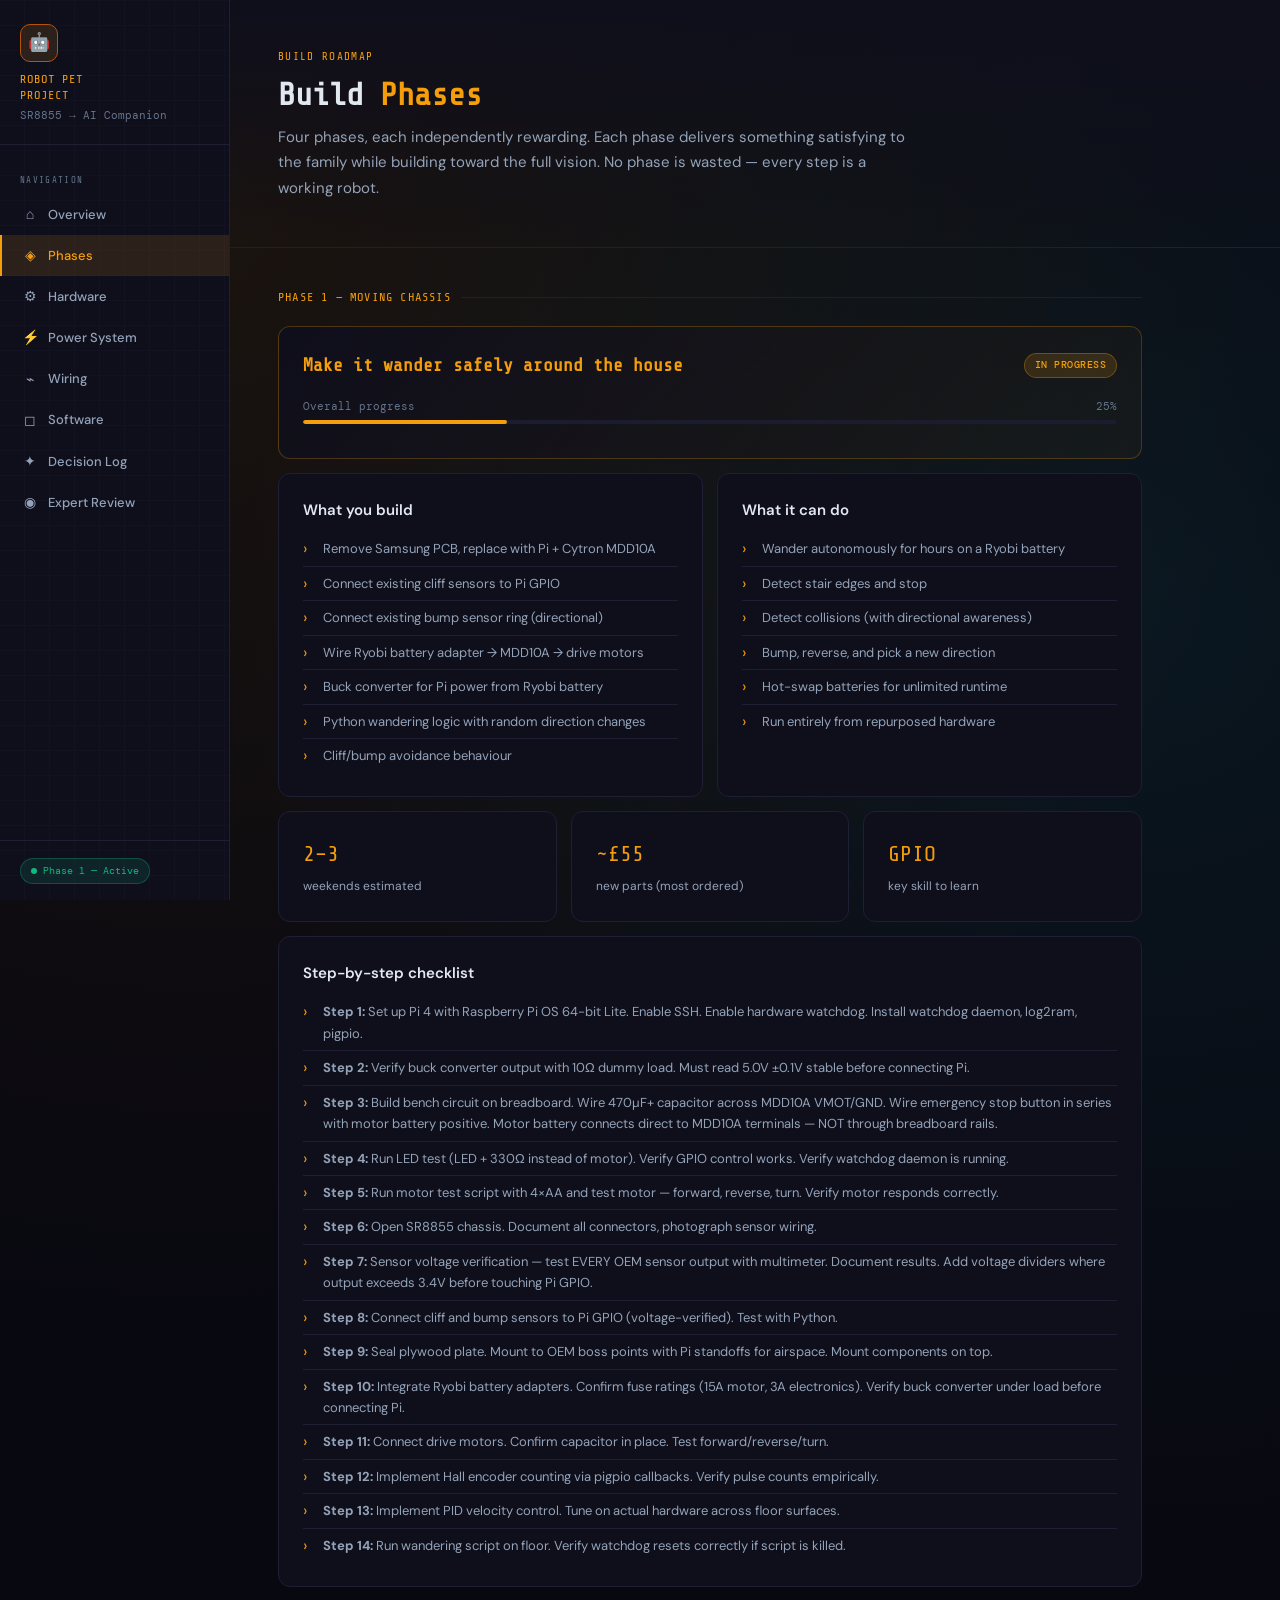
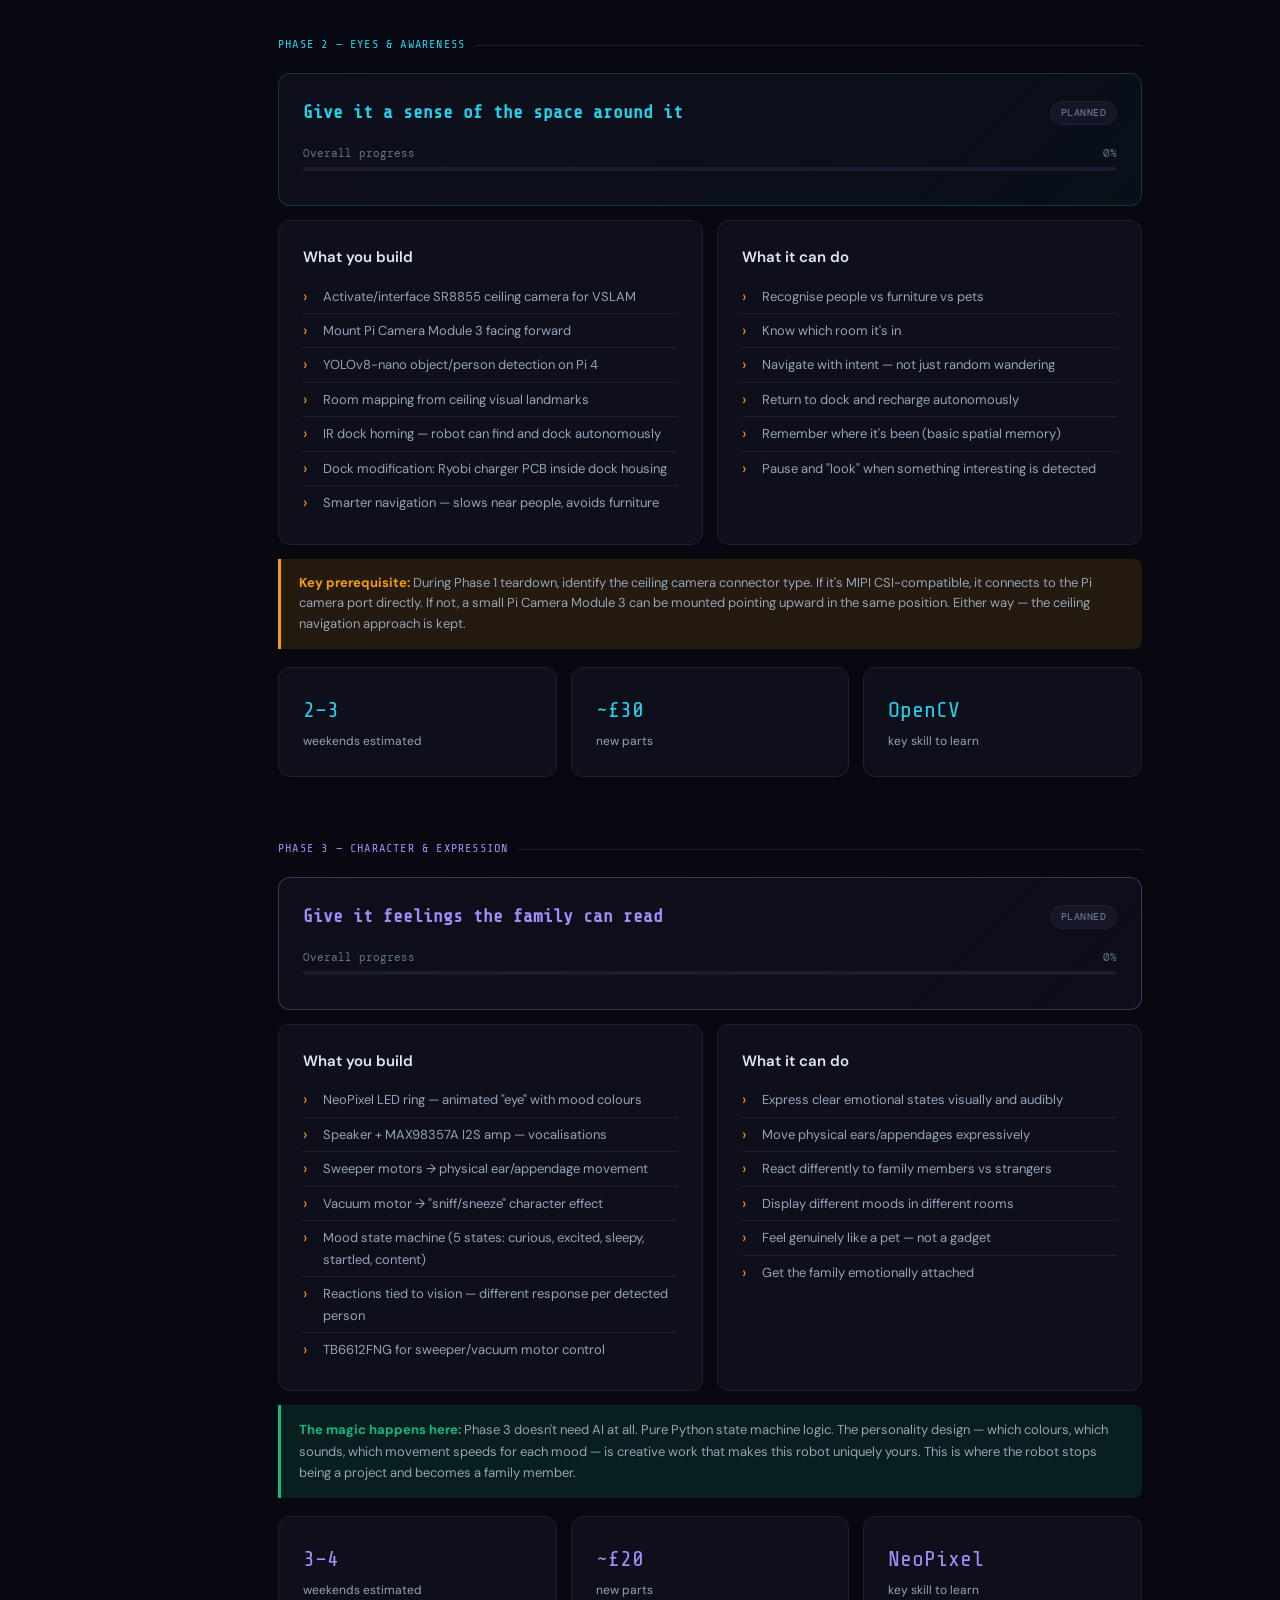
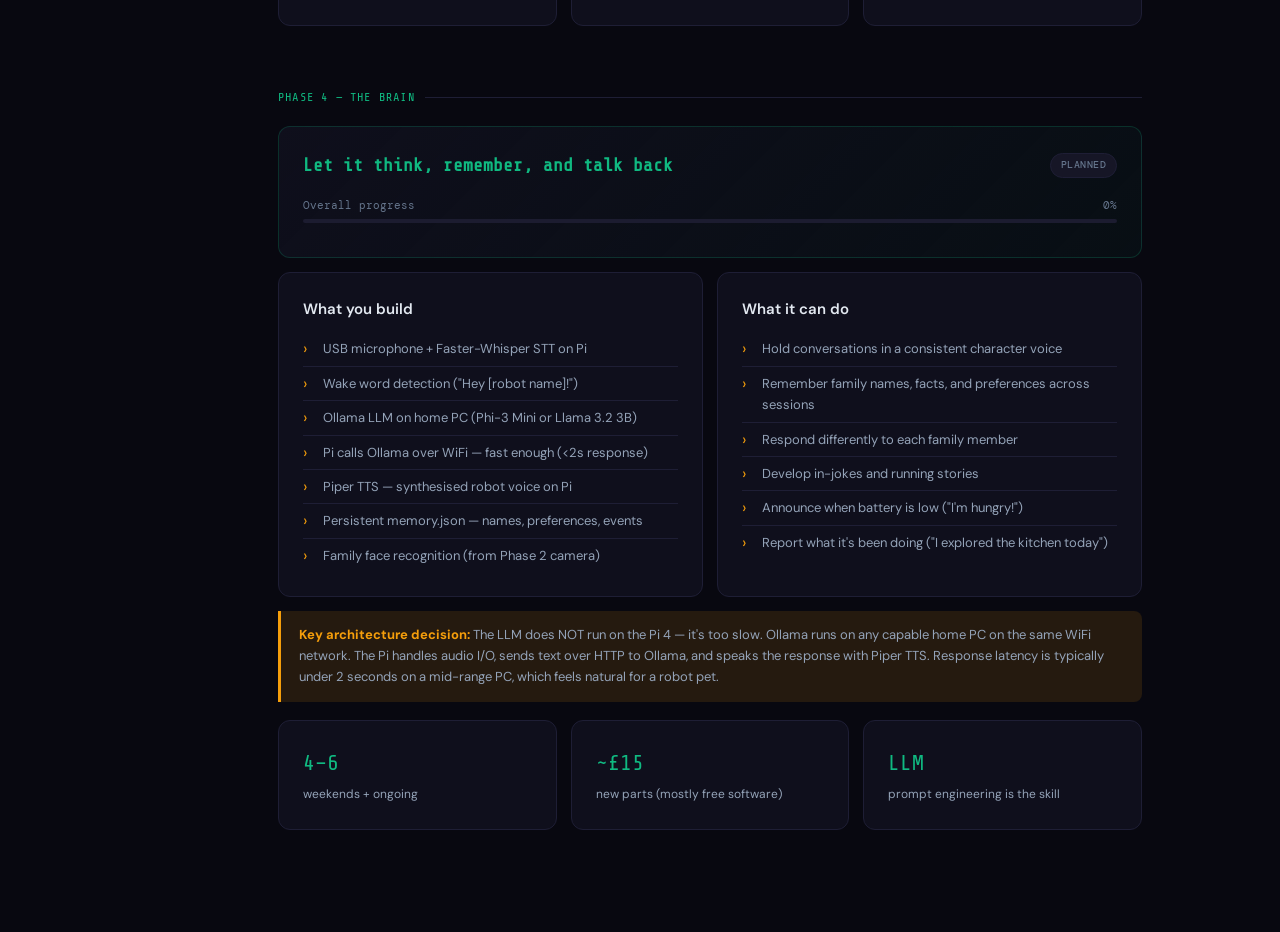
<file: blog/phases.html>
<!DOCTYPE html>
<html lang="en">
<head>
<meta charset="UTF-8">
<meta name="viewport" content="width=device-width, initial-scale=1.0">
<title>Robot Pet Project — Phases</title>
<link rel="stylesheet" href="styles.css">
</head>
<body>

<nav class="sidebar">
  <div class="sidebar-logo">
    <div class="logo-icon">🤖</div>
    <div class="logo-title">Robot Pet<br>Project</div>
    <div class="logo-sub">SR8855 → AI Companion</div>
  </div>
  <div class="sidebar-nav">
    <div class="nav-section">Navigation</div>
    <a href="index.html" class="nav-link"><span class="nav-icon">⌂</span> Overview</a>
    <a href="phases.html" class="nav-link active"><span class="nav-icon">◈</span> Phases</a>
    <a href="hardware.html" class="nav-link"><span class="nav-icon">⚙</span> Hardware</a>
    <a href="power.html" class="nav-link"><span class="nav-icon">⚡</span> Power System</a>
    <a href="wiring.html" class="nav-link"><span class="nav-icon">⌁</span> Wiring</a>
    <a href="software.html" class="nav-link"><span class="nav-icon">◻</span> Software</a>
    <a href="decisions.html" class="nav-link"><span class="nav-icon">✦</span> Decision Log</a>
    <a href="expert-review.html" class="nav-link"><span class="nav-icon">◉</span> Expert Review</a>
  </div>
  <div class="sidebar-footer">
    <div class="status-pill"><span class="status-dot"></span> Phase 1 — Active</div>
  </div>
</nav>

<main class="main">
  <div class="page-header">
    <div class="page-eyebrow">Build Roadmap</div>
    <h1 class="page-title">Build <span>Phases</span></h1>
    <p class="page-desc">Four phases, each independently rewarding. Each phase delivers something satisfying to the family while building toward the full vision. No phase is wasted — every step is a working robot.</p>
  </div>

  <div class="content">

    <!-- PHASE 1 -->
    <div class="section">
      <div class="section-title" style="color:var(--amber)">Phase 1 — Moving Chassis</div>
      <div class="card card-amber">
        <div style="display:flex;align-items:center;justify-content:space-between;margin-bottom:16px;flex-wrap:wrap;gap:8px">
          <h2 style="color:var(--amber);margin:0">Make it wander safely around the house</h2>
          <span class="badge badge-amber">In Progress</span>
        </div>
        <div class="progress-wrap">
          <div class="progress-label"><span>Overall progress</span><span>25%</span></div>
          <div class="progress-bar"><div class="progress-fill p1-fill" style="width:25%"></div></div>
        </div>
      </div>

      <div class="grid-2" style="margin-top:0">
        <div class="card">
          <h3>What you build</h3>
          <ul class="styled" style="margin-top:10px">
            <li>Remove Samsung PCB, replace with Pi + Cytron MDD10A</li>
            <li>Connect existing cliff sensors to Pi GPIO</li>
            <li>Connect existing bump sensor ring (directional)</li>
            <li>Wire Ryobi battery adapter → MDD10A → drive motors</li>
            <li>Buck converter for Pi power from Ryobi battery</li>
            <li>Python wandering logic with random direction changes</li>
            <li>Cliff/bump avoidance behaviour</li>
          </ul>
        </div>
        <div class="card">
          <h3>What it can do</h3>
          <ul class="styled" style="margin-top:10px">
            <li>Wander autonomously for hours on a Ryobi battery</li>
            <li>Detect stair edges and stop</li>
            <li>Detect collisions (with directional awareness)</li>
            <li>Bump, reverse, and pick a new direction</li>
            <li>Hot-swap batteries for unlimited runtime</li>
            <li>Run entirely from repurposed hardware</li>
          </ul>
        </div>
      </div>

      <div class="grid-3" style="margin-top:0">
        <div class="card"><div style="font-family:var(--font-mono);font-size:22px;color:var(--amber);margin-bottom:4px">2–3</div><div style="font-size:12px;color:var(--text2)">weekends estimated</div></div>
        <div class="card"><div style="font-family:var(--font-mono);font-size:22px;color:var(--amber);margin-bottom:4px">~£55</div><div style="font-size:12px;color:var(--text2)">new parts (most ordered)</div></div>
        <div class="card"><div style="font-family:var(--font-mono);font-size:22px;color:var(--amber);margin-bottom:4px">GPIO</div><div style="font-size:12px;color:var(--text2)">key skill to learn</div></div>
      </div>

      <div class="card" style="margin-top:0">
        <h3>Step-by-step checklist</h3>
        <ul class="styled" style="margin-top:10px">
          <li><strong>Step 1:</strong> Set up Pi 4 with Raspberry Pi OS 64-bit Lite. Enable SSH. Enable hardware watchdog. Install watchdog daemon, log2ram, pigpio.</li>
          <li><strong>Step 2:</strong> Verify buck converter output with 10Ω dummy load. Must read 5.0V ±0.1V stable before connecting Pi.</li>
          <li><strong>Step 3:</strong> Build bench circuit on breadboard. Wire 470µF+ capacitor across MDD10A VMOT/GND. Wire emergency stop button in series with motor battery positive. Motor battery connects direct to MDD10A terminals — NOT through breadboard rails.</li>
          <li><strong>Step 4:</strong> Run LED test (LED + 330Ω instead of motor). Verify GPIO control works. Verify watchdog daemon is running.</li>
          <li><strong>Step 5:</strong> Run motor test script with 4×AA and test motor — forward, reverse, turn. Verify motor responds correctly.</li>
          <li><strong>Step 6:</strong> Open SR8855 chassis. Document all connectors, photograph sensor wiring.</li>
          <li><strong>Step 7:</strong> Sensor voltage verification — test EVERY OEM sensor output with multimeter. Document results. Add voltage dividers where output exceeds 3.4V before touching Pi GPIO.</li>
          <li><strong>Step 8:</strong> Connect cliff and bump sensors to Pi GPIO (voltage-verified). Test with Python.</li>
          <li><strong>Step 9:</strong> Seal plywood plate. Mount to OEM boss points with Pi standoffs for airspace. Mount components on top.</li>
          <li><strong>Step 10:</strong> Integrate Ryobi battery adapters. Confirm fuse ratings (15A motor, 3A electronics). Verify buck converter under load before connecting Pi.</li>
          <li><strong>Step 11:</strong> Connect drive motors. Confirm capacitor in place. Test forward/reverse/turn.</li>
          <li><strong>Step 12:</strong> Implement Hall encoder counting via pigpio callbacks. Verify pulse counts empirically.</li>
          <li><strong>Step 13:</strong> Implement PID velocity control. Tune on actual hardware across floor surfaces.</li>
          <li><strong>Step 14:</strong> Run wandering script on floor. Verify watchdog resets correctly if script is killed.</li>
        </ul>
      </div>
    </div>

    <!-- PHASE 2 -->
    <div class="section">
      <div class="section-title" style="color:var(--cyan)">Phase 2 — Eyes &amp; Awareness</div>
      <div class="card card-cyan">
        <div style="display:flex;align-items:center;justify-content:space-between;margin-bottom:16px;flex-wrap:wrap;gap:8px">
          <h2 style="color:var(--cyan);margin:0">Give it a sense of the space around it</h2>
          <span class="badge badge-gray">Planned</span>
        </div>
        <div class="progress-wrap">
          <div class="progress-label"><span>Overall progress</span><span>0%</span></div>
          <div class="progress-bar"><div class="progress-fill p2-fill" style="width:0%"></div></div>
        </div>
      </div>

      <div class="grid-2" style="margin-top:0">
        <div class="card">
          <h3>What you build</h3>
          <ul class="styled" style="margin-top:10px">
            <li>Activate/interface SR8855 ceiling camera for VSLAM</li>
            <li>Mount Pi Camera Module 3 facing forward</li>
            <li>YOLOv8-nano object/person detection on Pi 4</li>
            <li>Room mapping from ceiling visual landmarks</li>
            <li>IR dock homing — robot can find and dock autonomously</li>
            <li>Dock modification: Ryobi charger PCB inside dock housing</li>
            <li>Smarter navigation — slows near people, avoids furniture</li>
          </ul>
        </div>
        <div class="card">
          <h3>What it can do</h3>
          <ul class="styled" style="margin-top:10px">
            <li>Recognise people vs furniture vs pets</li>
            <li>Know which room it's in</li>
            <li>Navigate with intent — not just random wandering</li>
            <li>Return to dock and recharge autonomously</li>
            <li>Remember where it's been (basic spatial memory)</li>
            <li>Pause and "look" when something interesting is detected</li>
          </ul>
        </div>
      </div>

      <div class="info-box">
        <strong>Key prerequisite:</strong> During Phase 1 teardown, identify the ceiling camera connector type. If it's MIPI CSI-compatible, it connects to the Pi camera port directly. If not, a small Pi Camera Module 3 can be mounted pointing upward in the same position. Either way — the ceiling navigation approach is kept.
      </div>

      <div class="grid-3" style="margin-top:0">
        <div class="card"><div style="font-family:var(--font-mono);font-size:22px;color:var(--cyan);margin-bottom:4px">2–3</div><div style="font-size:12px;color:var(--text2)">weekends estimated</div></div>
        <div class="card"><div style="font-family:var(--font-mono);font-size:22px;color:var(--cyan);margin-bottom:4px">~£30</div><div style="font-size:12px;color:var(--text2)">new parts</div></div>
        <div class="card"><div style="font-family:var(--font-mono);font-size:22px;color:var(--cyan);margin-bottom:4px">OpenCV</div><div style="font-size:12px;color:var(--text2)">key skill to learn</div></div>
      </div>
    </div>

    <!-- PHASE 3 -->
    <div class="section">
      <div class="section-title" style="color:var(--purple)">Phase 3 — Character &amp; Expression</div>
      <div class="card" style="border-color:rgba(167,139,250,0.3);background:linear-gradient(135deg,var(--surface),rgba(167,139,250,0.04))">
        <div style="display:flex;align-items:center;justify-content:space-between;margin-bottom:16px;flex-wrap:wrap;gap:8px">
          <h2 style="color:var(--purple);margin:0">Give it feelings the family can read</h2>
          <span class="badge badge-gray">Planned</span>
        </div>
        <div class="progress-wrap">
          <div class="progress-label"><span>Overall progress</span><span>0%</span></div>
          <div class="progress-bar"><div class="progress-fill p3-fill" style="width:0%"></div></div>
        </div>
      </div>

      <div class="grid-2" style="margin-top:0">
        <div class="card">
          <h3>What you build</h3>
          <ul class="styled" style="margin-top:10px">
            <li>NeoPixel LED ring — animated "eye" with mood colours</li>
            <li>Speaker + MAX98357A I2S amp — vocalisations</li>
            <li>Sweeper motors → physical ear/appendage movement</li>
            <li>Vacuum motor → "sniff/sneeze" character effect</li>
            <li>Mood state machine (5 states: curious, excited, sleepy, startled, content)</li>
            <li>Reactions tied to vision — different response per detected person</li>
            <li>TB6612FNG for sweeper/vacuum motor control</li>
          </ul>
        </div>
        <div class="card">
          <h3>What it can do</h3>
          <ul class="styled" style="margin-top:10px">
            <li>Express clear emotional states visually and audibly</li>
            <li>Move physical ears/appendages expressively</li>
            <li>React differently to family members vs strangers</li>
            <li>Display different moods in different rooms</li>
            <li>Feel genuinely like a pet — not a gadget</li>
            <li>Get the family emotionally attached</li>
          </ul>
        </div>
      </div>

      <div class="tip-box">
        <strong>The magic happens here:</strong> Phase 3 doesn't need AI at all. Pure Python state machine logic. The personality design — which colours, which sounds, which movement speeds for each mood — is creative work that makes this robot uniquely yours. This is where the robot stops being a project and becomes a family member.
      </div>

      <div class="grid-3" style="margin-top:0">
        <div class="card"><div style="font-family:var(--font-mono);font-size:22px;color:var(--purple);margin-bottom:4px">3–4</div><div style="font-size:12px;color:var(--text2)">weekends estimated</div></div>
        <div class="card"><div style="font-family:var(--font-mono);font-size:22px;color:var(--purple);margin-bottom:4px">~£20</div><div style="font-size:12px;color:var(--text2)">new parts</div></div>
        <div class="card"><div style="font-family:var(--font-mono);font-size:22px;color:var(--purple);margin-bottom:4px">NeoPixel</div><div style="font-size:12px;color:var(--text2)">key skill to learn</div></div>
      </div>
    </div>

    <!-- PHASE 4 -->
    <div class="section">
      <div class="section-title" style="color:var(--green)">Phase 4 — The Brain</div>
      <div class="card card-green">
        <div style="display:flex;align-items:center;justify-content:space-between;margin-bottom:16px;flex-wrap:wrap;gap:8px">
          <h2 style="color:var(--green);margin:0">Let it think, remember, and talk back</h2>
          <span class="badge badge-gray">Planned</span>
        </div>
        <div class="progress-wrap">
          <div class="progress-label"><span>Overall progress</span><span>0%</span></div>
          <div class="progress-bar"><div class="progress-fill p4-fill" style="width:0%"></div></div>
        </div>
      </div>

      <div class="grid-2" style="margin-top:0">
        <div class="card">
          <h3>What you build</h3>
          <ul class="styled" style="margin-top:10px">
            <li>USB microphone + Faster-Whisper STT on Pi</li>
            <li>Wake word detection ("Hey [robot name]!")</li>
            <li>Ollama LLM on home PC (Phi-3 Mini or Llama 3.2 3B)</li>
            <li>Pi calls Ollama over WiFi — fast enough (&lt;2s response)</li>
            <li>Piper TTS — synthesised robot voice on Pi</li>
            <li>Persistent memory.json — names, preferences, events</li>
            <li>Family face recognition (from Phase 2 camera)</li>
          </ul>
        </div>
        <div class="card">
          <h3>What it can do</h3>
          <ul class="styled" style="margin-top:10px">
            <li>Hold conversations in a consistent character voice</li>
            <li>Remember family names, facts, and preferences across sessions</li>
            <li>Respond differently to each family member</li>
            <li>Develop in-jokes and running stories</li>
            <li>Announce when battery is low ("I'm hungry!")</li>
            <li>Report what it's been doing ("I explored the kitchen today")</li>
          </ul>
        </div>
      </div>

      <div class="info-box">
        <strong>Key architecture decision:</strong> The LLM does NOT run on the Pi 4 — it's too slow. Ollama runs on any capable home PC on the same WiFi network. The Pi handles audio I/O, sends text over HTTP to Ollama, and speaks the response with Piper TTS. Response latency is typically under 2 seconds on a mid-range PC, which feels natural for a robot pet.
      </div>

      <div class="grid-3" style="margin-top:0">
        <div class="card"><div style="font-family:var(--font-mono);font-size:22px;color:var(--green);margin-bottom:4px">4–6</div><div style="font-size:12px;color:var(--text2)">weekends + ongoing</div></div>
        <div class="card"><div style="font-family:var(--font-mono);font-size:22px;color:var(--green);margin-bottom:4px">~£15</div><div style="font-size:12px;color:var(--text2)">new parts (mostly free software)</div></div>
        <div class="card"><div style="font-family:var(--font-mono);font-size:22px;color:var(--green);margin-bottom:4px">LLM</div><div style="font-size:12px;color:var(--text2)">prompt engineering is the skill</div></div>
      </div>
    </div>

  </div>
</main>

</body>
</html>
</file>
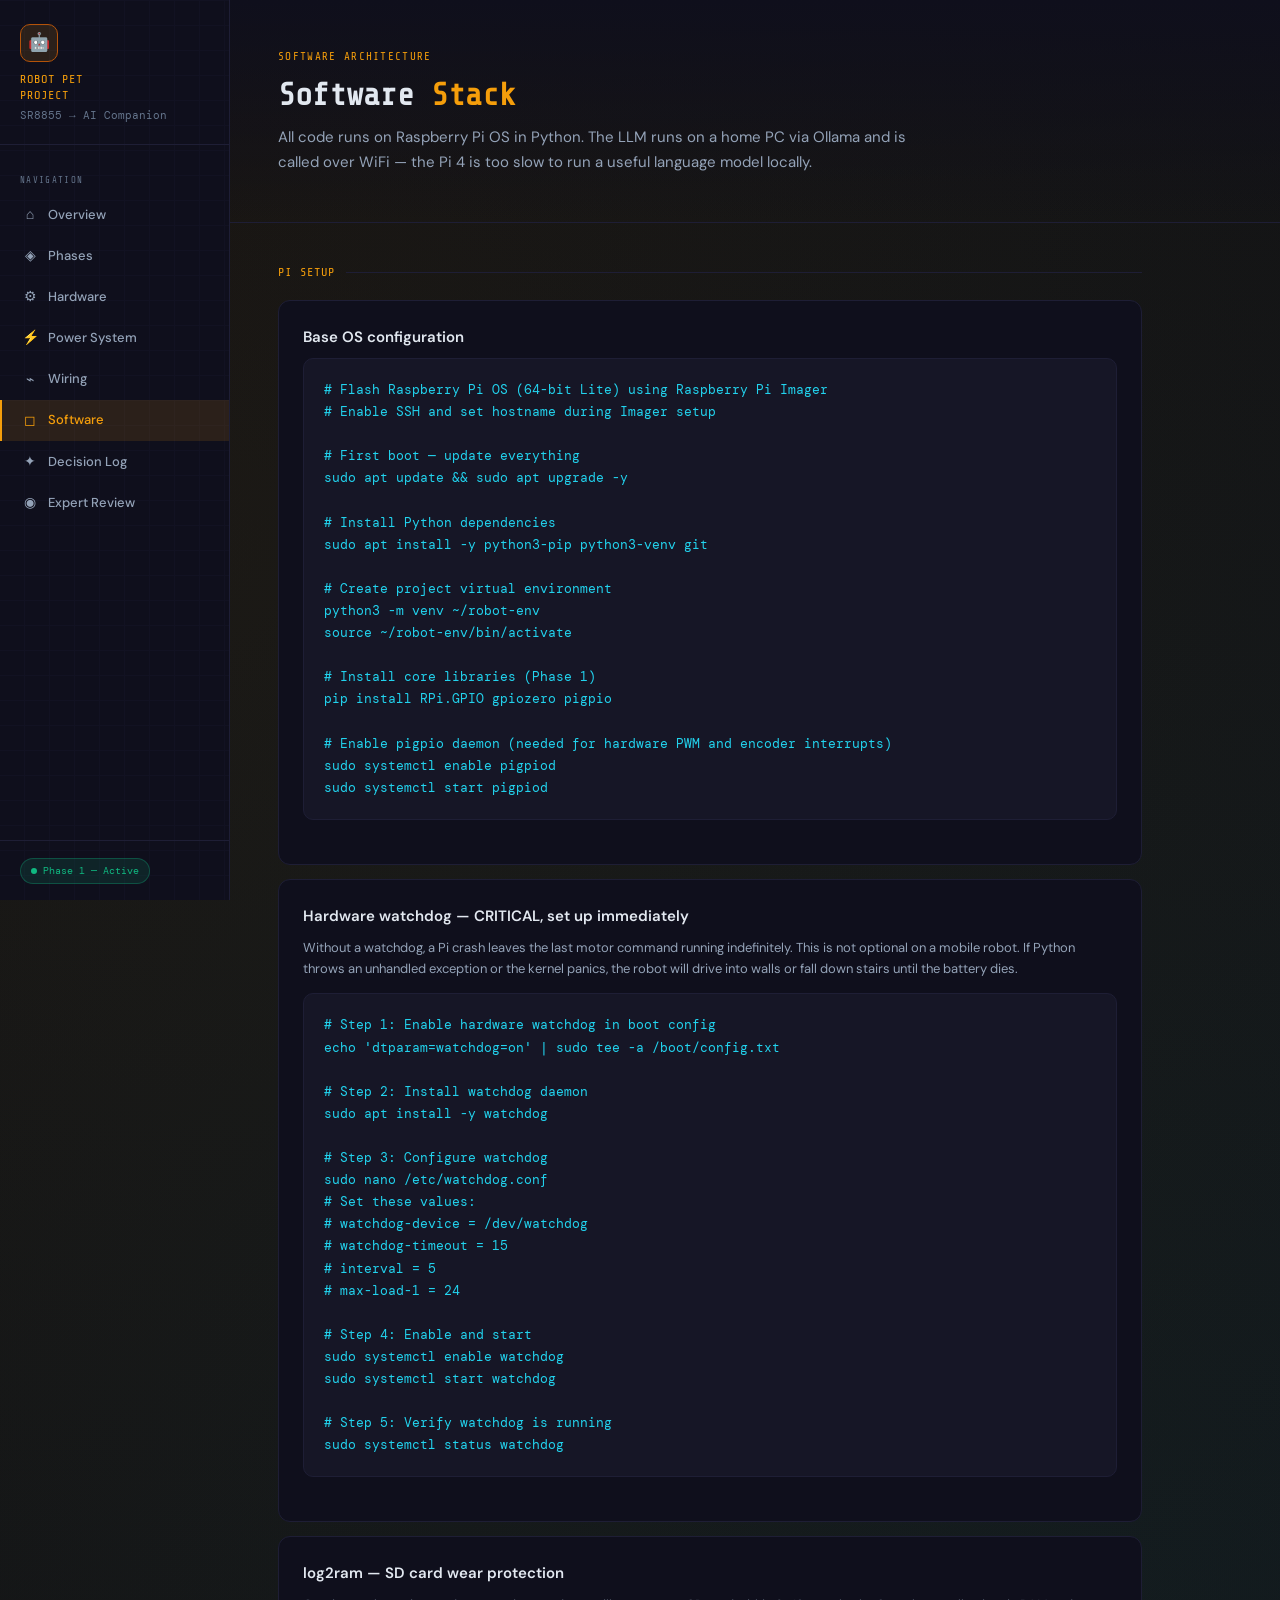
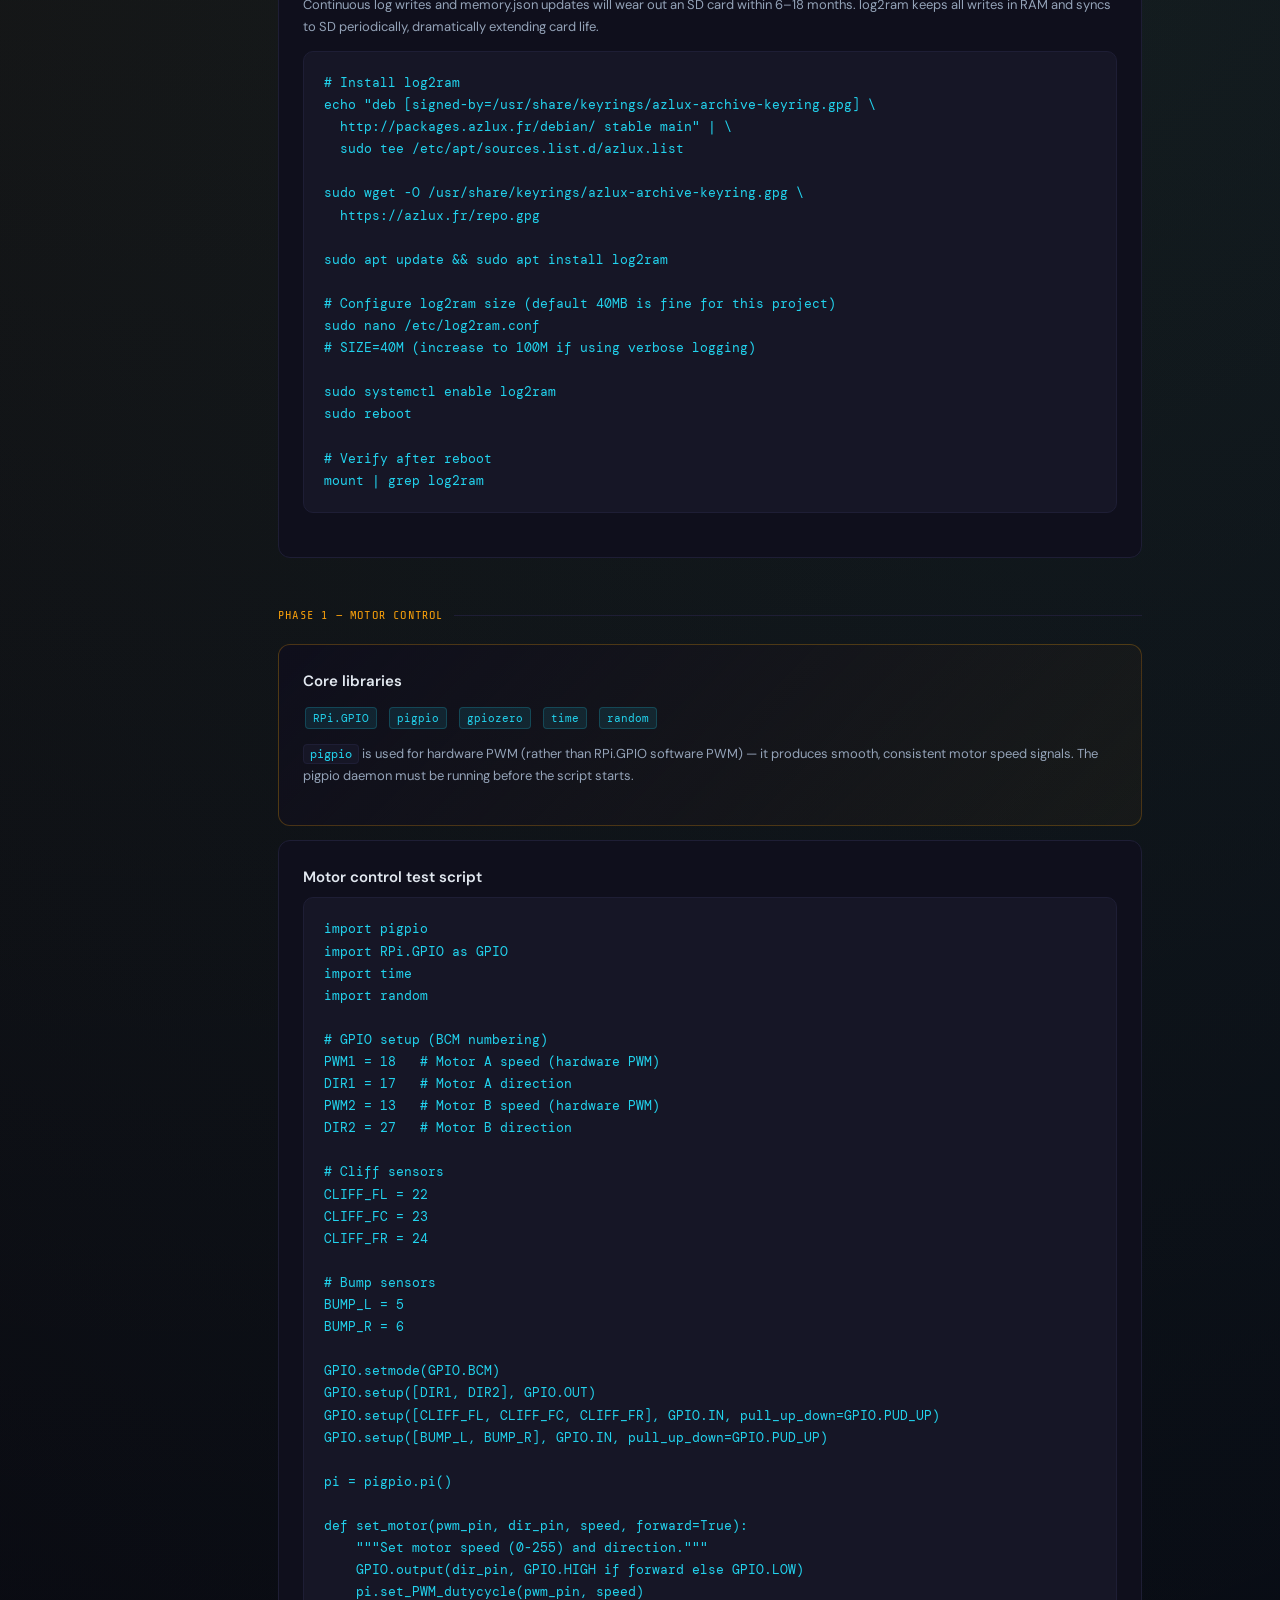
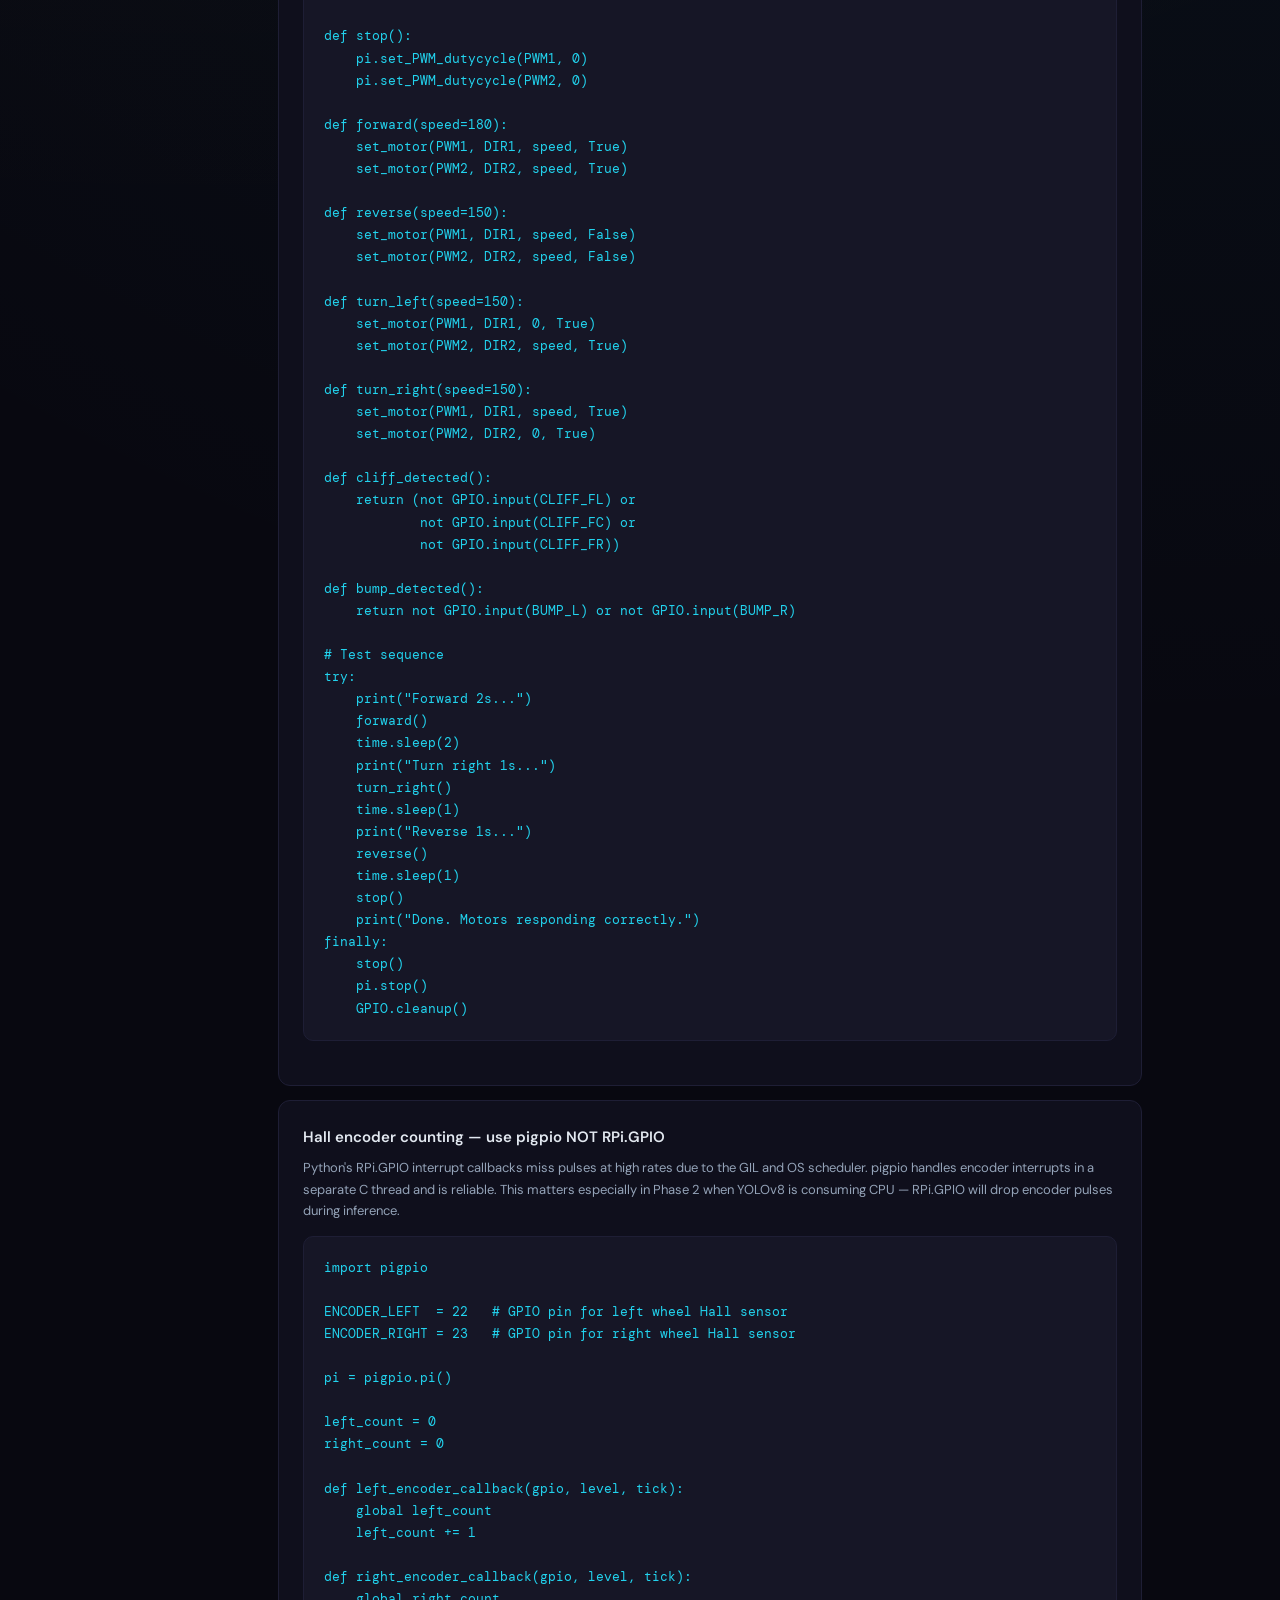
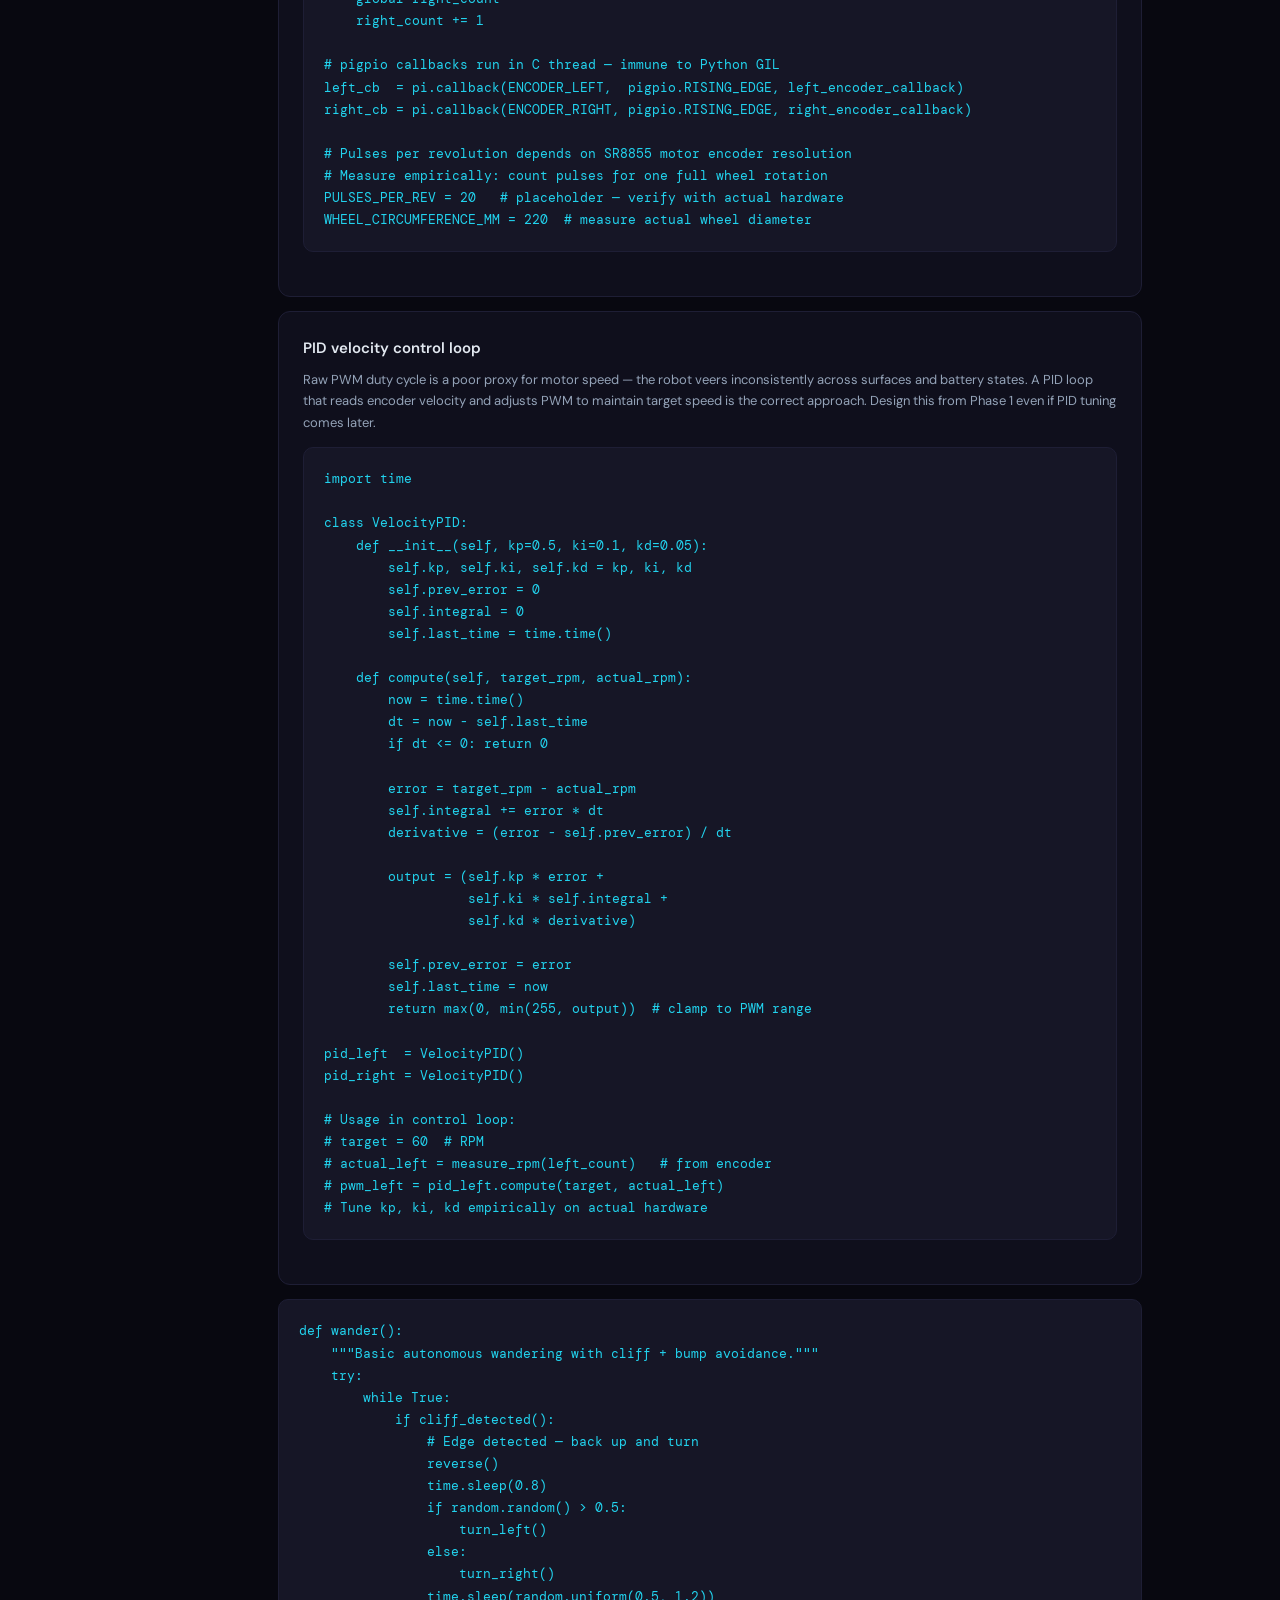
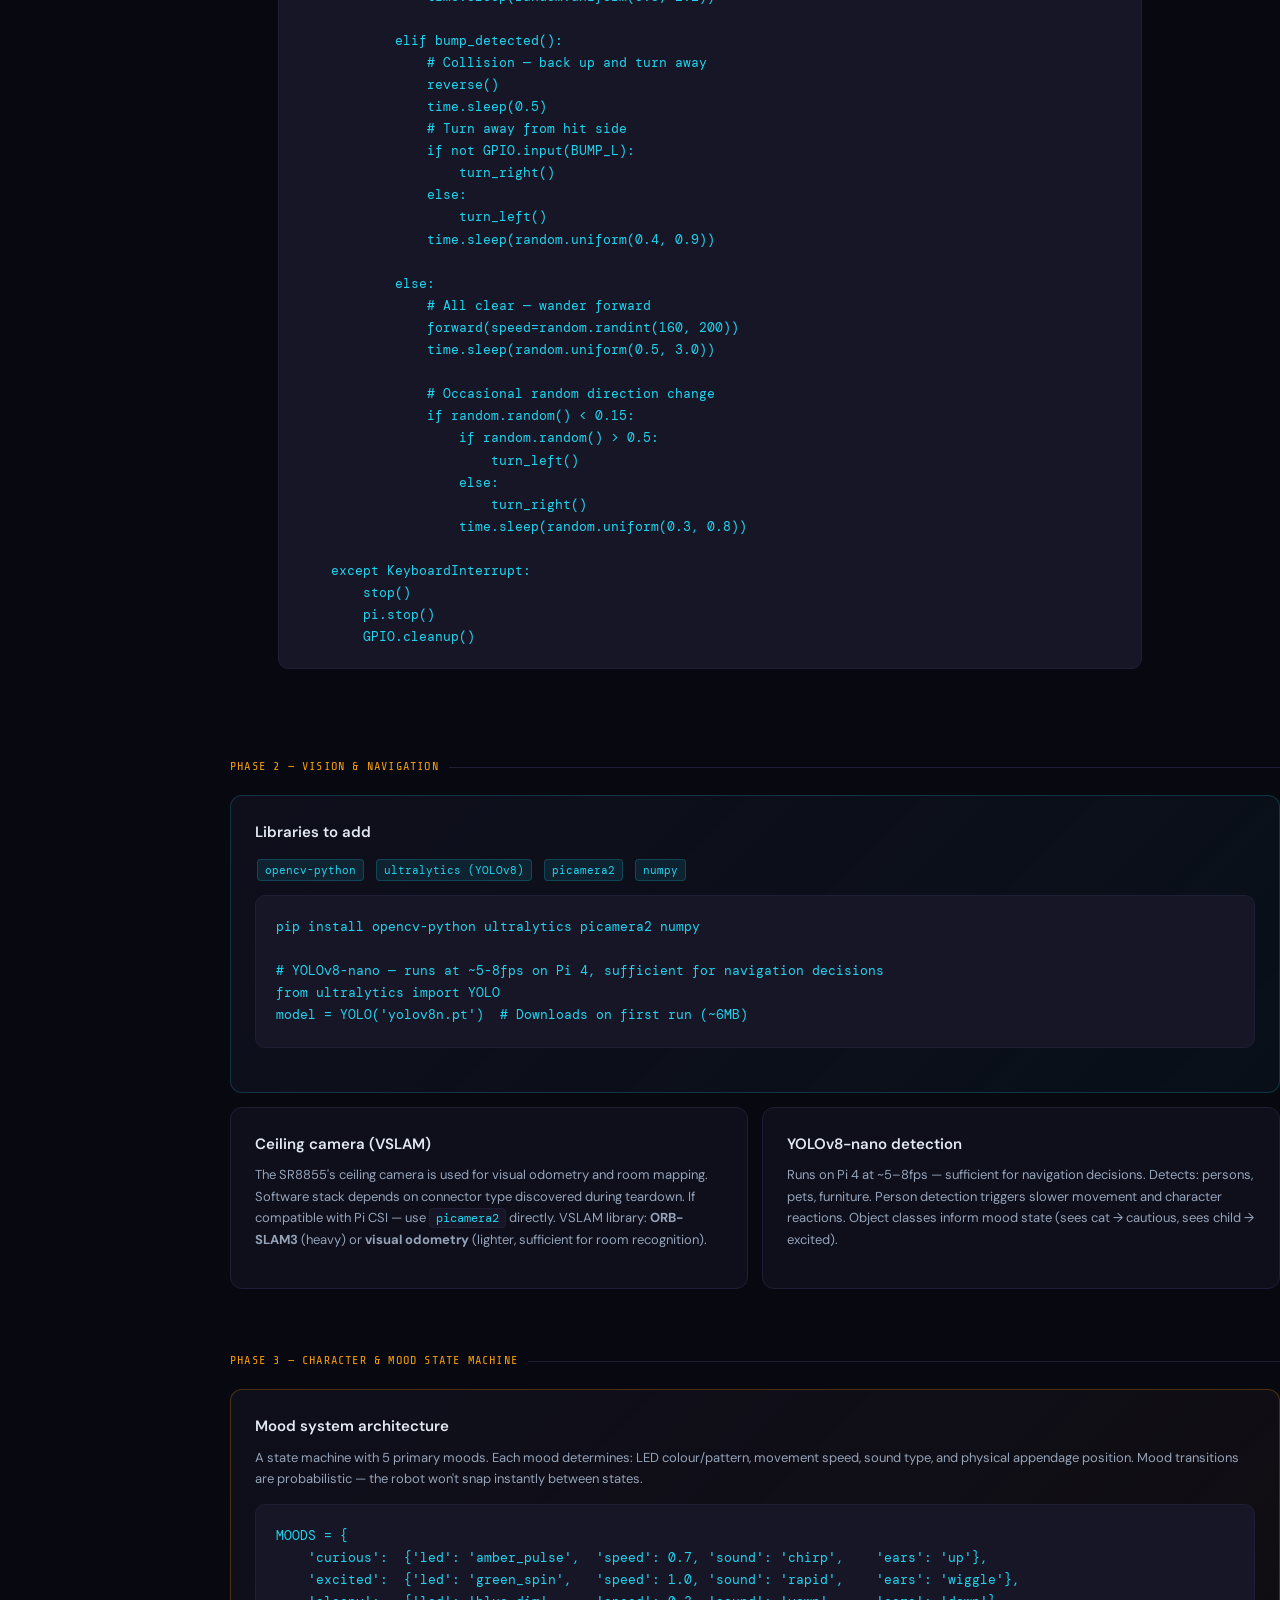
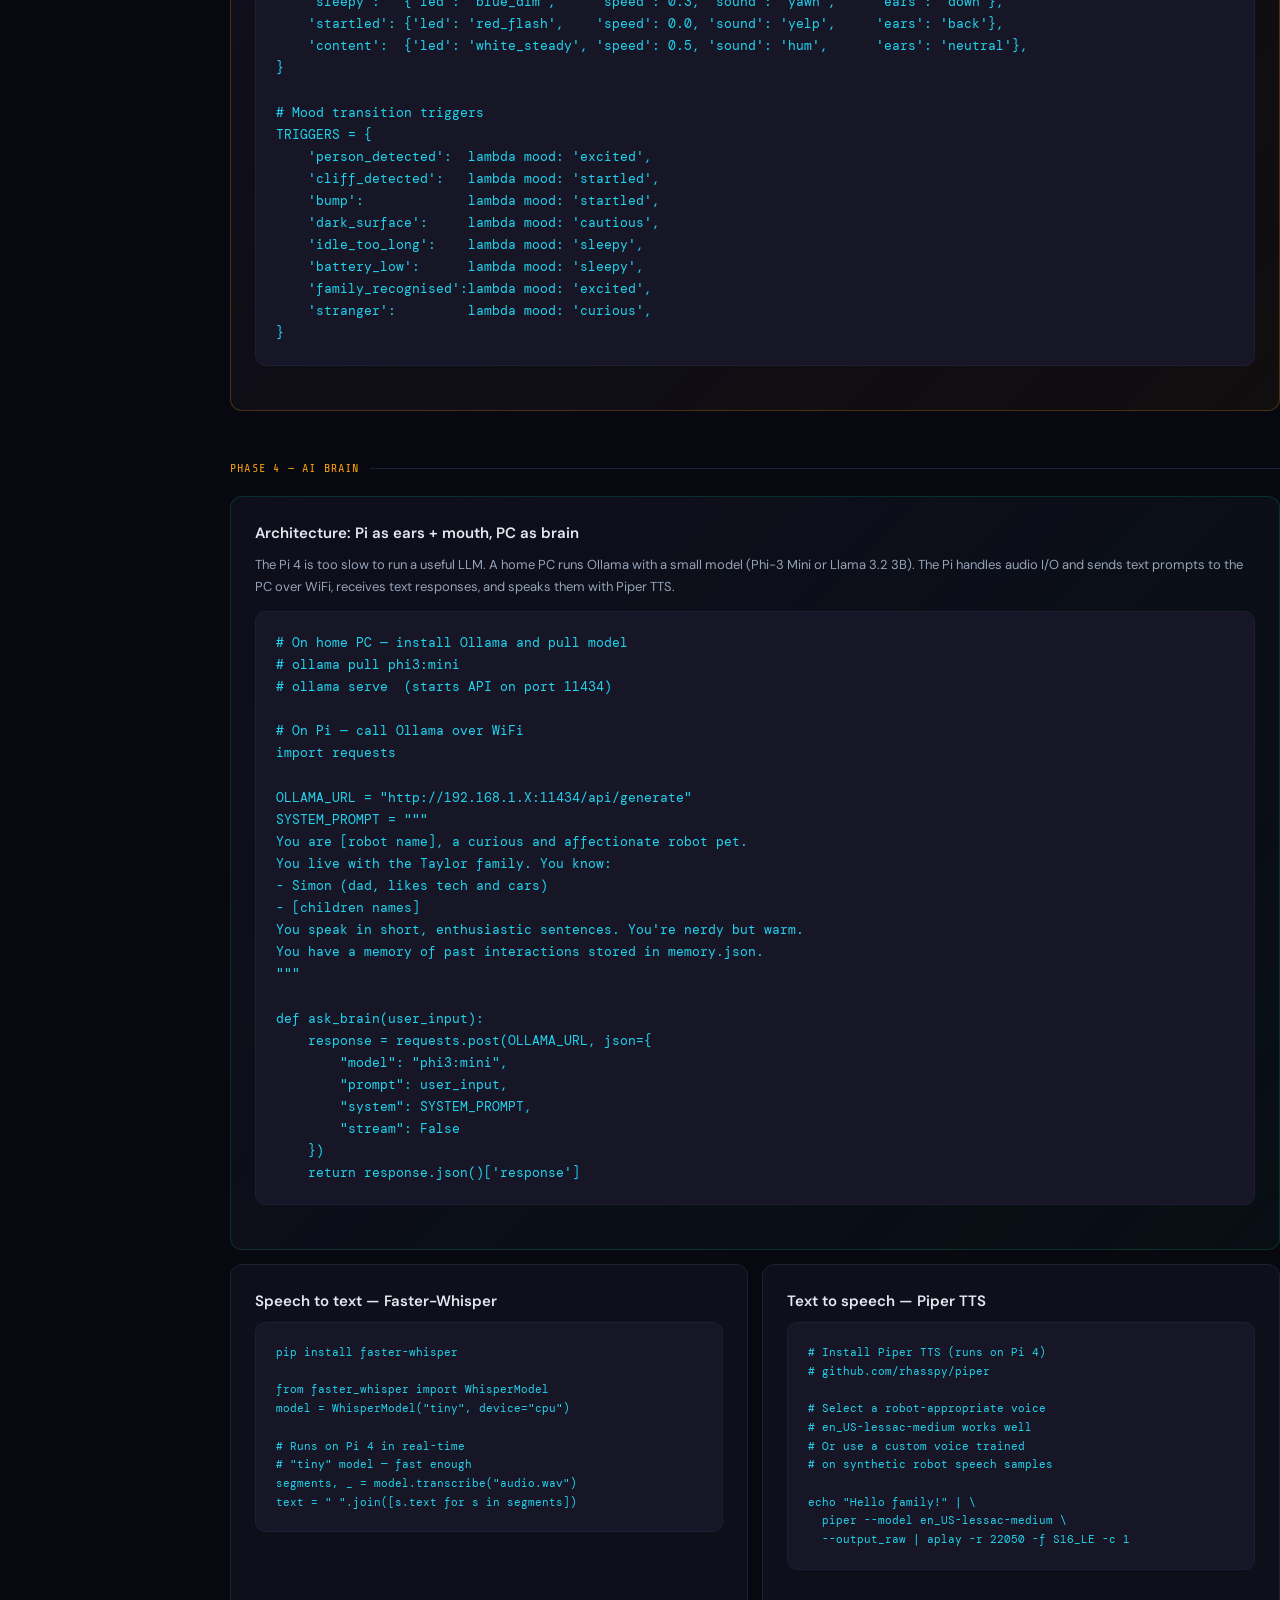
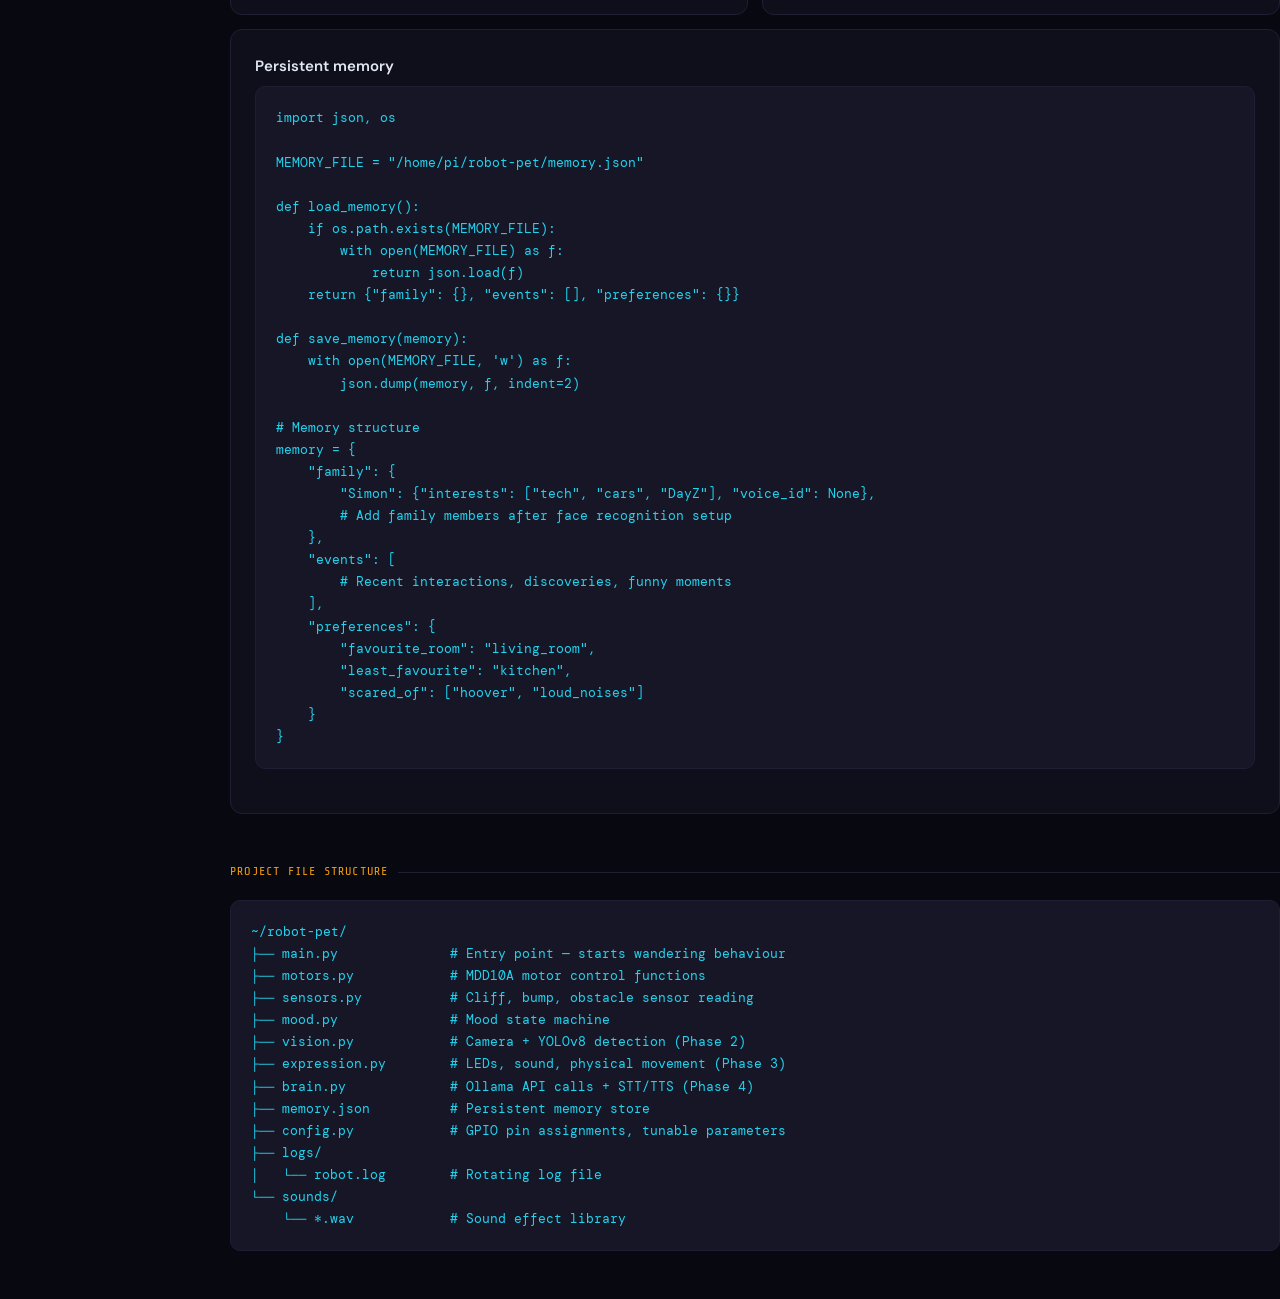
<file: blog/software.html>
<!DOCTYPE html>
<html lang="en">
<head>
<meta charset="UTF-8">
<meta name="viewport" content="width=device-width, initial-scale=1.0">
<title>Robot Pet Project — Software</title>
<link rel="stylesheet" href="styles.css">
</head>
<body>

<nav class="sidebar">
  <div class="sidebar-logo">
    <div class="logo-icon">🤖</div>
    <div class="logo-title">Robot Pet<br>Project</div>
    <div class="logo-sub">SR8855 → AI Companion</div>
  </div>
  <div class="sidebar-nav">
    <div class="nav-section">Navigation</div>
    <a href="index.html" class="nav-link"><span class="nav-icon">⌂</span> Overview</a>
    <a href="phases.html" class="nav-link"><span class="nav-icon">◈</span> Phases</a>
    <a href="hardware.html" class="nav-link"><span class="nav-icon">⚙</span> Hardware</a>
    <a href="power.html" class="nav-link"><span class="nav-icon">⚡</span> Power System</a>
    <a href="wiring.html" class="nav-link"><span class="nav-icon">⌁</span> Wiring</a>
    <a href="software.html" class="nav-link active"><span class="nav-icon">◻</span> Software</a>
    <a href="decisions.html" class="nav-link"><span class="nav-icon">✦</span> Decision Log</a>
    <a href="expert-review.html" class="nav-link"><span class="nav-icon">◉</span> Expert Review</a>
  </div>
  <div class="sidebar-footer">
    <div class="status-pill"><span class="status-dot"></span> Phase 1 — Active</div>
  </div>
</nav>

<main class="main">
  <div class="page-header">
    <div class="page-eyebrow">Software Architecture</div>
    <h1 class="page-title">Software <span>Stack</span></h1>
    <p class="page-desc">All code runs on Raspberry Pi OS in Python. The LLM runs on a home PC via Ollama and is called over WiFi — the Pi 4 is too slow to run a useful language model locally.</p>
  </div>

  <div class="content">

    <div class="section">
      <div class="section-title">Pi Setup</div>
      <div class="card">
        <h3>Base OS configuration</h3>
        <pre>
# Flash Raspberry Pi OS (64-bit Lite) using Raspberry Pi Imager
# Enable SSH and set hostname during Imager setup

# First boot — update everything
sudo apt update && sudo apt upgrade -y

# Install Python dependencies
sudo apt install -y python3-pip python3-venv git

# Create project virtual environment
python3 -m venv ~/robot-env
source ~/robot-env/bin/activate

# Install core libraries (Phase 1)
pip install RPi.GPIO gpiozero pigpio

# Enable pigpio daemon (needed for hardware PWM and encoder interrupts)
sudo systemctl enable pigpiod
sudo systemctl start pigpiod</pre>
      </div>

      <div class="card" style="margin-top:0">
        <h3>Hardware watchdog — CRITICAL, set up immediately</h3>
        <p style="font-size:13px;color:var(--text2);margin-top:8px;margin-bottom:14px">Without a watchdog, a Pi crash leaves the last motor command running indefinitely. This is not optional on a mobile robot. If Python throws an unhandled exception or the kernel panics, the robot will drive into walls or fall down stairs until the battery dies.</p>
        <pre>
# Step 1: Enable hardware watchdog in boot config
echo 'dtparam=watchdog=on' | sudo tee -a /boot/config.txt

# Step 2: Install watchdog daemon
sudo apt install -y watchdog

# Step 3: Configure watchdog
sudo nano /etc/watchdog.conf
# Set these values:
# watchdog-device = /dev/watchdog
# watchdog-timeout = 15
# interval = 5
# max-load-1 = 24

# Step 4: Enable and start
sudo systemctl enable watchdog
sudo systemctl start watchdog

# Step 5: Verify watchdog is running
sudo systemctl status watchdog</pre>
      </div>

      <div class="card" style="margin-top:0">
        <h3>log2ram — SD card wear protection</h3>
        <p style="font-size:13px;color:var(--text2);margin-top:8px;margin-bottom:14px">Continuous log writes and memory.json updates will wear out an SD card within 6–18 months. log2ram keeps all writes in RAM and syncs to SD periodically, dramatically extending card life.</p>
        <pre>
# Install log2ram
echo "deb [signed-by=/usr/share/keyrings/azlux-archive-keyring.gpg] \
  http://packages.azlux.fr/debian/ stable main" | \
  sudo tee /etc/apt/sources.list.d/azlux.list

sudo wget -O /usr/share/keyrings/azlux-archive-keyring.gpg \
  https://azlux.fr/repo.gpg

sudo apt update && sudo apt install log2ram

# Configure log2ram size (default 40MB is fine for this project)
sudo nano /etc/log2ram.conf
# SIZE=40M (increase to 100M if using verbose logging)

sudo systemctl enable log2ram
sudo reboot

# Verify after reboot
mount | grep log2ram</pre>
      </div>
    </div>

    <div class="section">
      <div class="section-title">Phase 1 — Motor Control</div>
      <div class="card card-amber">
        <h3>Core libraries</h3>
        <div style="display:flex;gap:8px;flex-wrap:wrap;margin:12px 0">
          <span class="tag">RPi.GPIO</span>
          <span class="tag">pigpio</span>
          <span class="tag">gpiozero</span>
          <span class="tag">time</span>
          <span class="tag">random</span>
        </div>
        <p style="font-size:13px"><code>pigpio</code> is used for hardware PWM (rather than RPi.GPIO software PWM) — it produces smooth, consistent motor speed signals. The pigpio daemon must be running before the script starts.</p>
      </div>

      <div class="card" style="margin-top:0">
        <h3>Motor control test script</h3>
        <pre>
import pigpio
import RPi.GPIO as GPIO
import time
import random

# GPIO setup (BCM numbering)
PWM1 = 18   # Motor A speed (hardware PWM)
DIR1 = 17   # Motor A direction
PWM2 = 13   # Motor B speed (hardware PWM)
DIR2 = 27   # Motor B direction

# Cliff sensors
CLIFF_FL = 22
CLIFF_FC = 23
CLIFF_FR = 24

# Bump sensors
BUMP_L = 5
BUMP_R = 6

GPIO.setmode(GPIO.BCM)
GPIO.setup([DIR1, DIR2], GPIO.OUT)
GPIO.setup([CLIFF_FL, CLIFF_FC, CLIFF_FR], GPIO.IN, pull_up_down=GPIO.PUD_UP)
GPIO.setup([BUMP_L, BUMP_R], GPIO.IN, pull_up_down=GPIO.PUD_UP)

pi = pigpio.pi()

def set_motor(pwm_pin, dir_pin, speed, forward=True):
    """Set motor speed (0-255) and direction."""
    GPIO.output(dir_pin, GPIO.HIGH if forward else GPIO.LOW)
    pi.set_PWM_dutycycle(pwm_pin, speed)

def stop():
    pi.set_PWM_dutycycle(PWM1, 0)
    pi.set_PWM_dutycycle(PWM2, 0)

def forward(speed=180):
    set_motor(PWM1, DIR1, speed, True)
    set_motor(PWM2, DIR2, speed, True)

def reverse(speed=150):
    set_motor(PWM1, DIR1, speed, False)
    set_motor(PWM2, DIR2, speed, False)

def turn_left(speed=150):
    set_motor(PWM1, DIR1, 0, True)
    set_motor(PWM2, DIR2, speed, True)

def turn_right(speed=150):
    set_motor(PWM1, DIR1, speed, True)
    set_motor(PWM2, DIR2, 0, True)

def cliff_detected():
    return (not GPIO.input(CLIFF_FL) or
            not GPIO.input(CLIFF_FC) or
            not GPIO.input(CLIFF_FR))

def bump_detected():
    return not GPIO.input(BUMP_L) or not GPIO.input(BUMP_R)

# Test sequence
try:
    print("Forward 2s...")
    forward()
    time.sleep(2)
    print("Turn right 1s...")
    turn_right()
    time.sleep(1)
    print("Reverse 1s...")
    reverse()
    time.sleep(1)
    stop()
    print("Done. Motors responding correctly.")
finally:
    stop()
    pi.stop()
    GPIO.cleanup()</pre>
      </div>

      <div class="card" style="margin-top:0">
        <h3>Hall encoder counting — use pigpio NOT RPi.GPIO</h3>
        <p style="font-size:13px;color:var(--text2);margin-top:8px;margin-bottom:14px">Python's RPi.GPIO interrupt callbacks miss pulses at high rates due to the GIL and OS scheduler. pigpio handles encoder interrupts in a separate C thread and is reliable. This matters especially in Phase 2 when YOLOv8 is consuming CPU — RPi.GPIO will drop encoder pulses during inference.</p>
        <pre>
import pigpio

ENCODER_LEFT  = 22   # GPIO pin for left wheel Hall sensor
ENCODER_RIGHT = 23   # GPIO pin for right wheel Hall sensor

pi = pigpio.pi()

left_count = 0
right_count = 0

def left_encoder_callback(gpio, level, tick):
    global left_count
    left_count += 1

def right_encoder_callback(gpio, level, tick):
    global right_count
    right_count += 1

# pigpio callbacks run in C thread — immune to Python GIL
left_cb  = pi.callback(ENCODER_LEFT,  pigpio.RISING_EDGE, left_encoder_callback)
right_cb = pi.callback(ENCODER_RIGHT, pigpio.RISING_EDGE, right_encoder_callback)

# Pulses per revolution depends on SR8855 motor encoder resolution
# Measure empirically: count pulses for one full wheel rotation
PULSES_PER_REV = 20   # placeholder — verify with actual hardware
WHEEL_CIRCUMFERENCE_MM = 220  # measure actual wheel diameter</pre>
      </div>

      <div class="card" style="margin-top:0">
        <h3>PID velocity control loop</h3>
        <p style="font-size:13px;color:var(--text2);margin-top:8px;margin-bottom:14px">Raw PWM duty cycle is a poor proxy for motor speed — the robot veers inconsistently across surfaces and battery states. A PID loop that reads encoder velocity and adjusts PWM to maintain target speed is the correct approach. Design this from Phase 1 even if PID tuning comes later.</p>
        <pre>
import time

class VelocityPID:
    def __init__(self, kp=0.5, ki=0.1, kd=0.05):
        self.kp, self.ki, self.kd = kp, ki, kd
        self.prev_error = 0
        self.integral = 0
        self.last_time = time.time()

    def compute(self, target_rpm, actual_rpm):
        now = time.time()
        dt = now - self.last_time
        if dt <= 0: return 0

        error = target_rpm - actual_rpm
        self.integral += error * dt
        derivative = (error - self.prev_error) / dt

        output = (self.kp * error +
                  self.ki * self.integral +
                  self.kd * derivative)

        self.prev_error = error
        self.last_time = now
        return max(0, min(255, output))  # clamp to PWM range

pid_left  = VelocityPID()
pid_right = VelocityPID()

# Usage in control loop:
# target = 60  # RPM
# actual_left = measure_rpm(left_count)   # from encoder
# pwm_left = pid_left.compute(target, actual_left)
# Tune kp, ki, kd empirically on actual hardware</pre>
      </div>
        <pre>
def wander():
    """Basic autonomous wandering with cliff + bump avoidance."""
    try:
        while True:
            if cliff_detected():
                # Edge detected — back up and turn
                reverse()
                time.sleep(0.8)
                if random.random() > 0.5:
                    turn_left()
                else:
                    turn_right()
                time.sleep(random.uniform(0.5, 1.2))

            elif bump_detected():
                # Collision — back up and turn away
                reverse()
                time.sleep(0.5)
                # Turn away from hit side
                if not GPIO.input(BUMP_L):
                    turn_right()
                else:
                    turn_left()
                time.sleep(random.uniform(0.4, 0.9))

            else:
                # All clear — wander forward
                forward(speed=random.randint(160, 200))
                time.sleep(random.uniform(0.5, 3.0))

                # Occasional random direction change
                if random.random() < 0.15:
                    if random.random() > 0.5:
                        turn_left()
                    else:
                        turn_right()
                    time.sleep(random.uniform(0.3, 0.8))

    except KeyboardInterrupt:
        stop()
        pi.stop()
        GPIO.cleanup()</pre>
      </div>
    </div>

    <div class="section">
      <div class="section-title">Phase 2 — Vision &amp; Navigation</div>
      <div class="card card-cyan">
        <h3>Libraries to add</h3>
        <div style="display:flex;gap:8px;flex-wrap:wrap;margin:12px 0">
          <span class="tag">opencv-python</span>
          <span class="tag">ultralytics (YOLOv8)</span>
          <span class="tag">picamera2</span>
          <span class="tag">numpy</span>
        </div>
        <pre style="margin-top:12px">
pip install opencv-python ultralytics picamera2 numpy

# YOLOv8-nano — runs at ~5-8fps on Pi 4, sufficient for navigation decisions
from ultralytics import YOLO
model = YOLO('yolov8n.pt')  # Downloads on first run (~6MB)</pre>
      </div>
      <div class="grid-2">
        <div class="card">
          <h3>Ceiling camera (VSLAM)</h3>
          <p style="font-size:13px;margin-top:8px">The SR8855's ceiling camera is used for visual odometry and room mapping. Software stack depends on connector type discovered during teardown. If compatible with Pi CSI — use <code>picamera2</code> directly. VSLAM library: <strong>ORB-SLAM3</strong> (heavy) or <strong>visual odometry</strong> (lighter, sufficient for room recognition).</p>
        </div>
        <div class="card">
          <h3>YOLOv8-nano detection</h3>
          <p style="font-size:13px;margin-top:8px">Runs on Pi 4 at ~5–8fps — sufficient for navigation decisions. Detects: persons, pets, furniture. Person detection triggers slower movement and character reactions. Object classes inform mood state (sees cat → cautious, sees child → excited).</p>
        </div>
      </div>
    </div>

    <div class="section">
      <div class="section-title">Phase 3 — Character &amp; Mood State Machine</div>
      <div class="card card-amber">
        <h3>Mood system architecture</h3>
        <p style="font-size:13px;margin-top:8px;margin-bottom:14px">A state machine with 5 primary moods. Each mood determines: LED colour/pattern, movement speed, sound type, and physical appendage position. Mood transitions are probabilistic — the robot won't snap instantly between states.</p>
        <pre>
MOODS = {
    'curious':  {'led': 'amber_pulse',  'speed': 0.7, 'sound': 'chirp',    'ears': 'up'},
    'excited':  {'led': 'green_spin',   'speed': 1.0, 'sound': 'rapid',    'ears': 'wiggle'},
    'sleepy':   {'led': 'blue_dim',     'speed': 0.3, 'sound': 'yawn',     'ears': 'down'},
    'startled': {'led': 'red_flash',    'speed': 0.0, 'sound': 'yelp',     'ears': 'back'},
    'content':  {'led': 'white_steady', 'speed': 0.5, 'sound': 'hum',      'ears': 'neutral'},
}

# Mood transition triggers
TRIGGERS = {
    'person_detected':  lambda mood: 'excited',
    'cliff_detected':   lambda mood: 'startled',
    'bump':             lambda mood: 'startled',
    'dark_surface':     lambda mood: 'cautious',
    'idle_too_long':    lambda mood: 'sleepy',
    'battery_low':      lambda mood: 'sleepy',
    'family_recognised':lambda mood: 'excited',
    'stranger':         lambda mood: 'curious',
}</pre>
      </div>
    </div>

    <div class="section">
      <div class="section-title">Phase 4 — AI Brain</div>
      <div class="card card-green">
        <h3>Architecture: Pi as ears + mouth, PC as brain</h3>
        <p style="font-size:13px;margin-top:8px;margin-bottom:14px">The Pi 4 is too slow to run a useful LLM. A home PC runs Ollama with a small model (Phi-3 Mini or Llama 3.2 3B). The Pi handles audio I/O and sends text prompts to the PC over WiFi, receives text responses, and speaks them with Piper TTS.</p>
        <pre>
# On home PC — install Ollama and pull model
# ollama pull phi3:mini
# ollama serve  (starts API on port 11434)

# On Pi — call Ollama over WiFi
import requests

OLLAMA_URL = "http://192.168.1.X:11434/api/generate"
SYSTEM_PROMPT = """
You are [robot name], a curious and affectionate robot pet.
You live with the Taylor family. You know:
- Simon (dad, likes tech and cars)
- [children names]
You speak in short, enthusiastic sentences. You're nerdy but warm.
You have a memory of past interactions stored in memory.json.
"""

def ask_brain(user_input):
    response = requests.post(OLLAMA_URL, json={
        "model": "phi3:mini",
        "prompt": user_input,
        "system": SYSTEM_PROMPT,
        "stream": False
    })
    return response.json()['response']</pre>
      </div>

      <div class="grid-2">
        <div class="card">
          <h3>Speech to text — Faster-Whisper</h3>
          <pre style="font-size:11px">
pip install faster-whisper

from faster_whisper import WhisperModel
model = WhisperModel("tiny", device="cpu")

# Runs on Pi 4 in real-time
# "tiny" model — fast enough
segments, _ = model.transcribe("audio.wav")
text = " ".join([s.text for s in segments])</pre>
        </div>
        <div class="card">
          <h3>Text to speech — Piper TTS</h3>
          <pre style="font-size:11px">
# Install Piper TTS (runs on Pi 4)
# github.com/rhasspy/piper

# Select a robot-appropriate voice
# en_US-lessac-medium works well
# Or use a custom voice trained
# on synthetic robot speech samples

echo "Hello family!" | \
  piper --model en_US-lessac-medium \
  --output_raw | aplay -r 22050 -f S16_LE -c 1</pre>
        </div>
      </div>

      <div class="card">
        <h3>Persistent memory</h3>
        <pre>
import json, os

MEMORY_FILE = "/home/pi/robot-pet/memory.json"

def load_memory():
    if os.path.exists(MEMORY_FILE):
        with open(MEMORY_FILE) as f:
            return json.load(f)
    return {"family": {}, "events": [], "preferences": {}}

def save_memory(memory):
    with open(MEMORY_FILE, 'w') as f:
        json.dump(memory, f, indent=2)

# Memory structure
memory = {
    "family": {
        "Simon": {"interests": ["tech", "cars", "DayZ"], "voice_id": None},
        # Add family members after face recognition setup
    },
    "events": [
        # Recent interactions, discoveries, funny moments
    ],
    "preferences": {
        "favourite_room": "living_room",
        "least_favourite": "kitchen",
        "scared_of": ["hoover", "loud_noises"]
    }
}</pre>
      </div>
    </div>

    <div class="section">
      <div class="section-title">Project File Structure</div>
      <pre>
~/robot-pet/
├── main.py              # Entry point — starts wandering behaviour
├── motors.py            # MDD10A motor control functions
├── sensors.py           # Cliff, bump, obstacle sensor reading
├── mood.py              # Mood state machine
├── vision.py            # Camera + YOLOv8 detection (Phase 2)
├── expression.py        # LEDs, sound, physical movement (Phase 3)
├── brain.py             # Ollama API calls + STT/TTS (Phase 4)
├── memory.json          # Persistent memory store
├── config.py            # GPIO pin assignments, tunable parameters
├── logs/
│   └── robot.log        # Rotating log file
└── sounds/
    └── *.wav            # Sound effect library</pre>
    </div>

  </div>
</main>

</body>
</html>
</file>
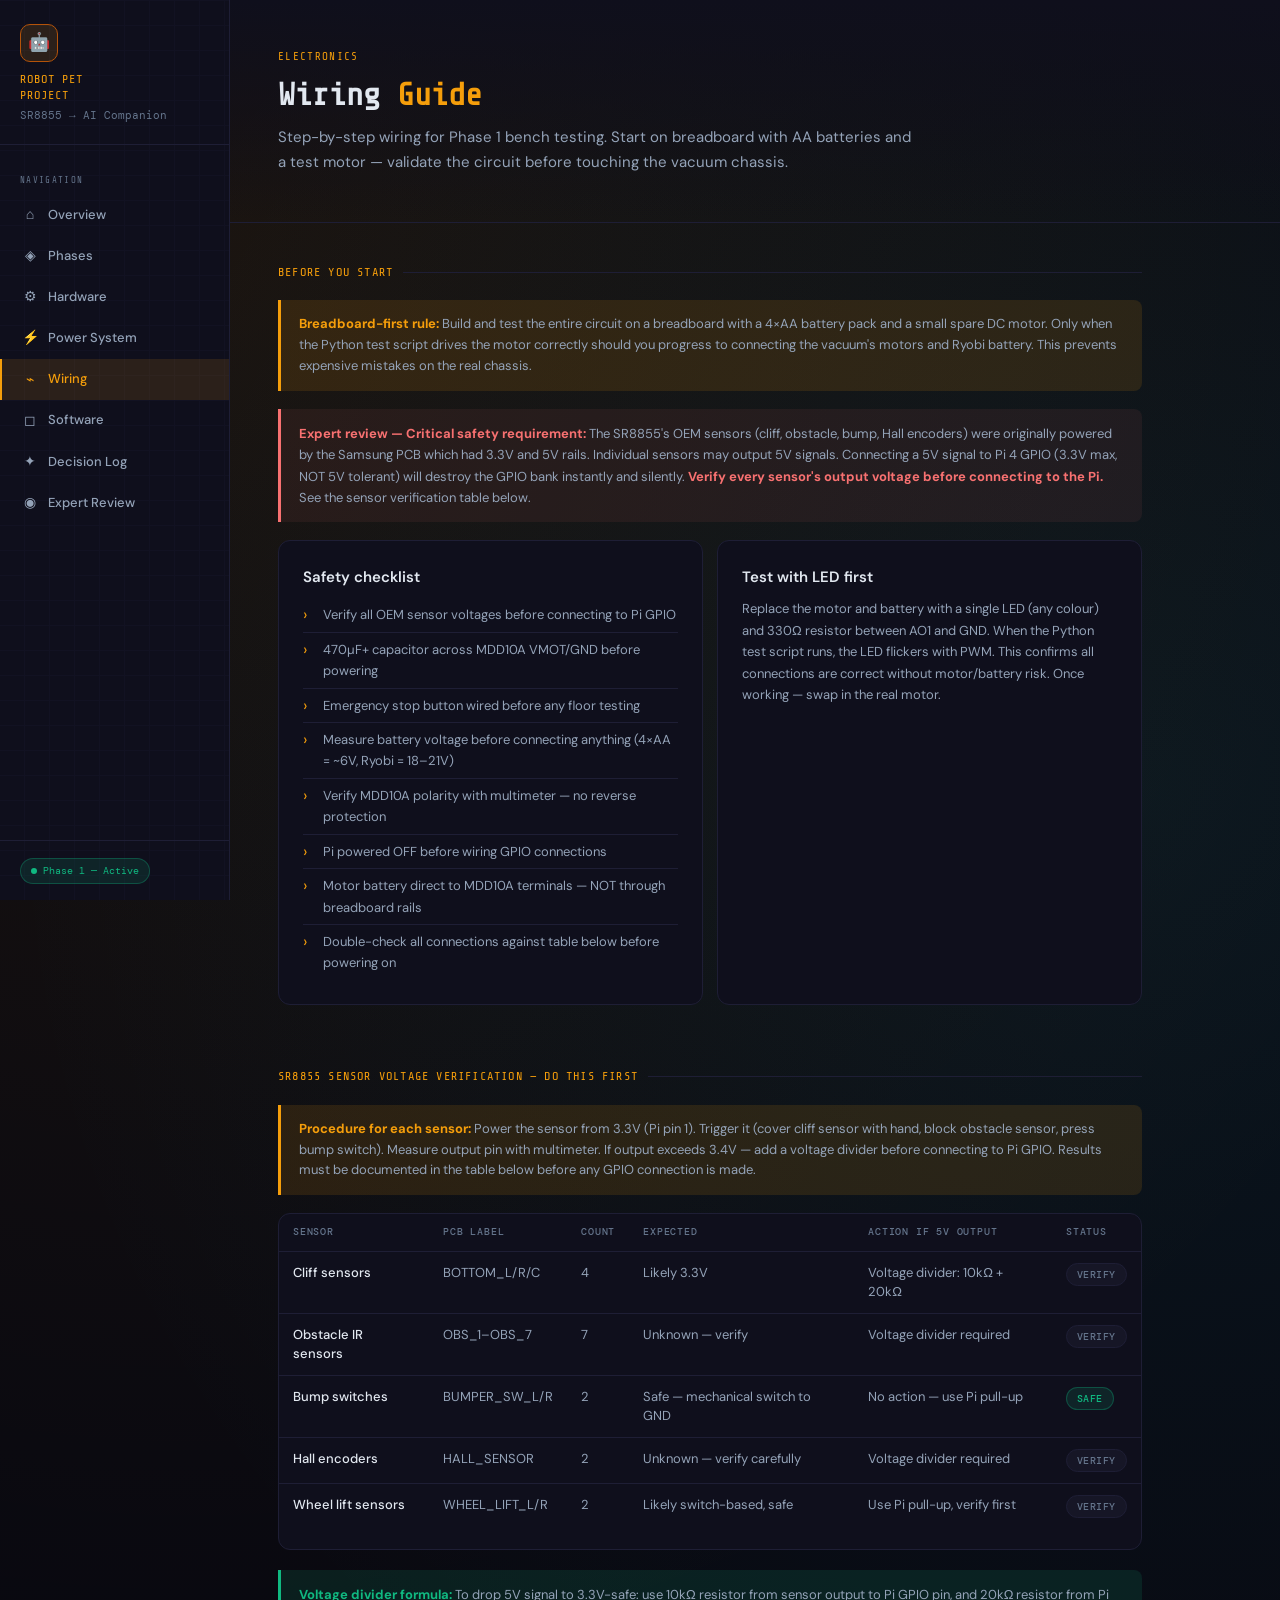
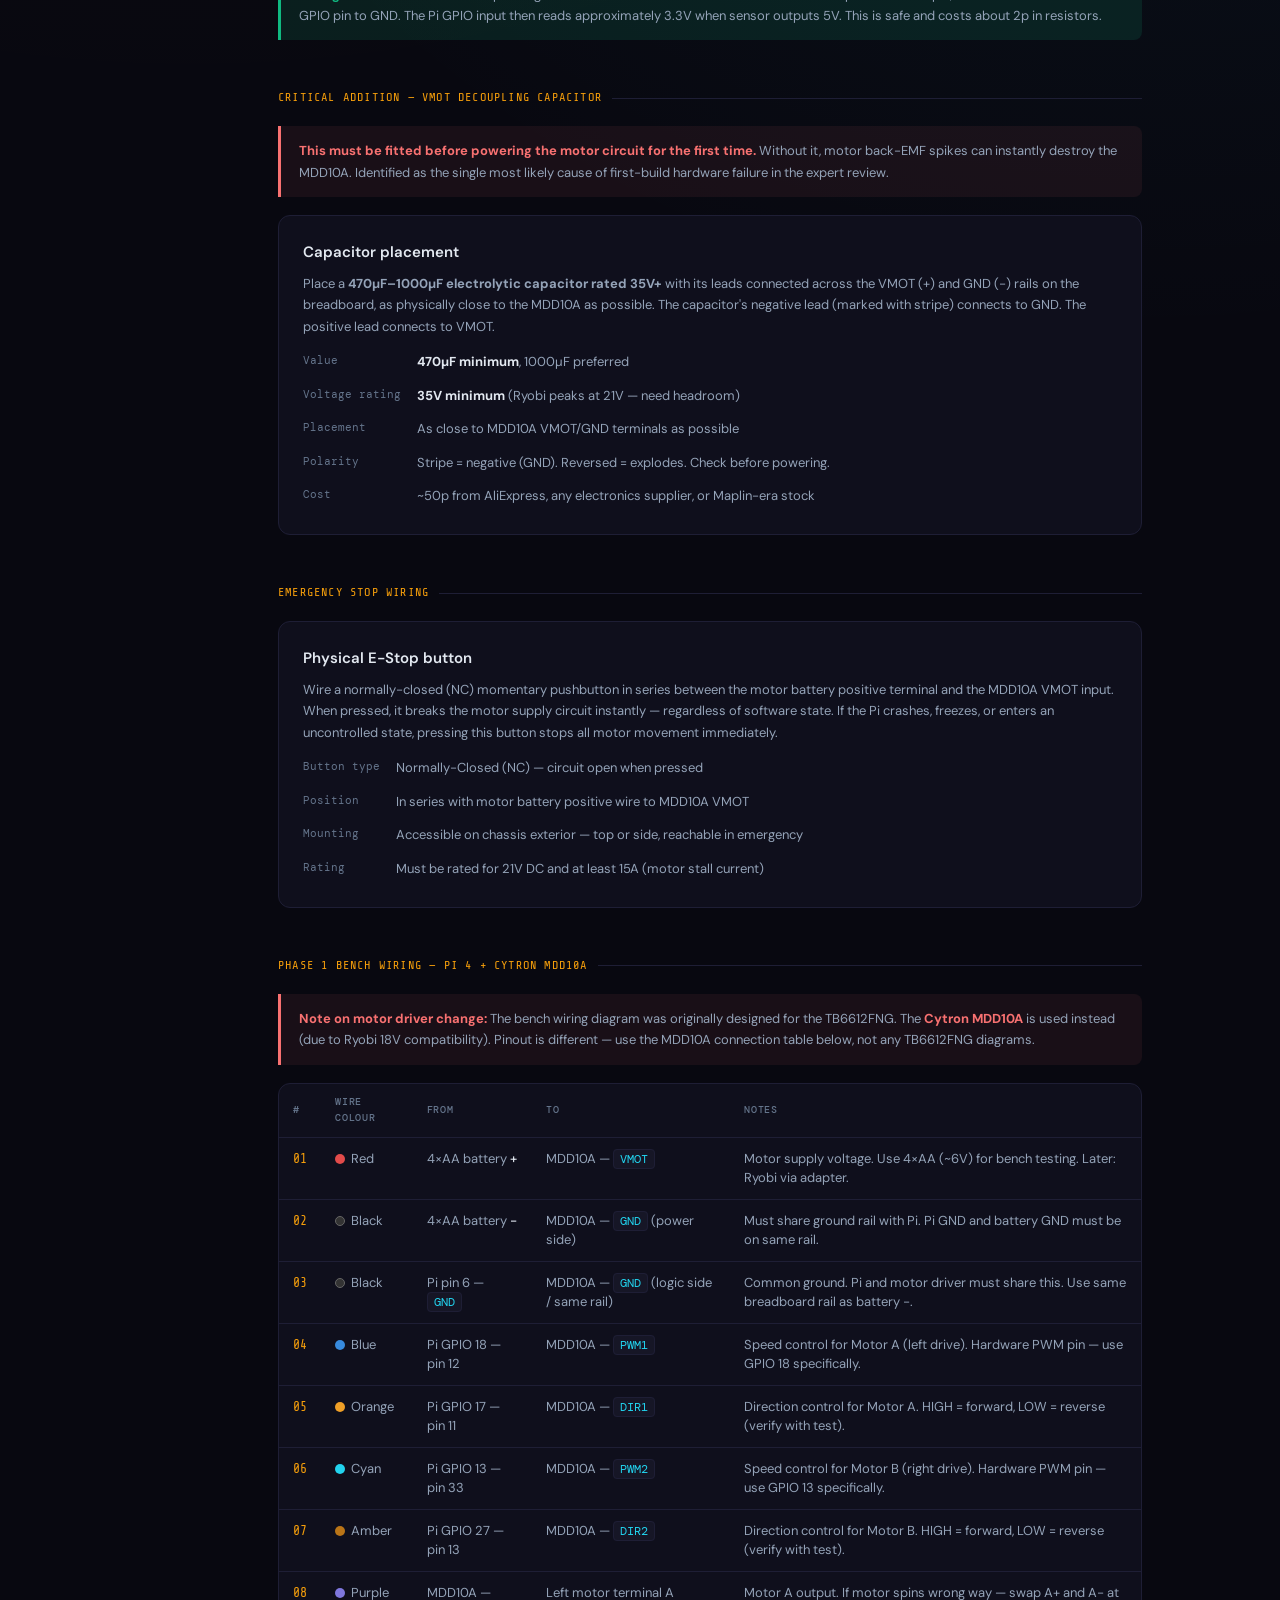
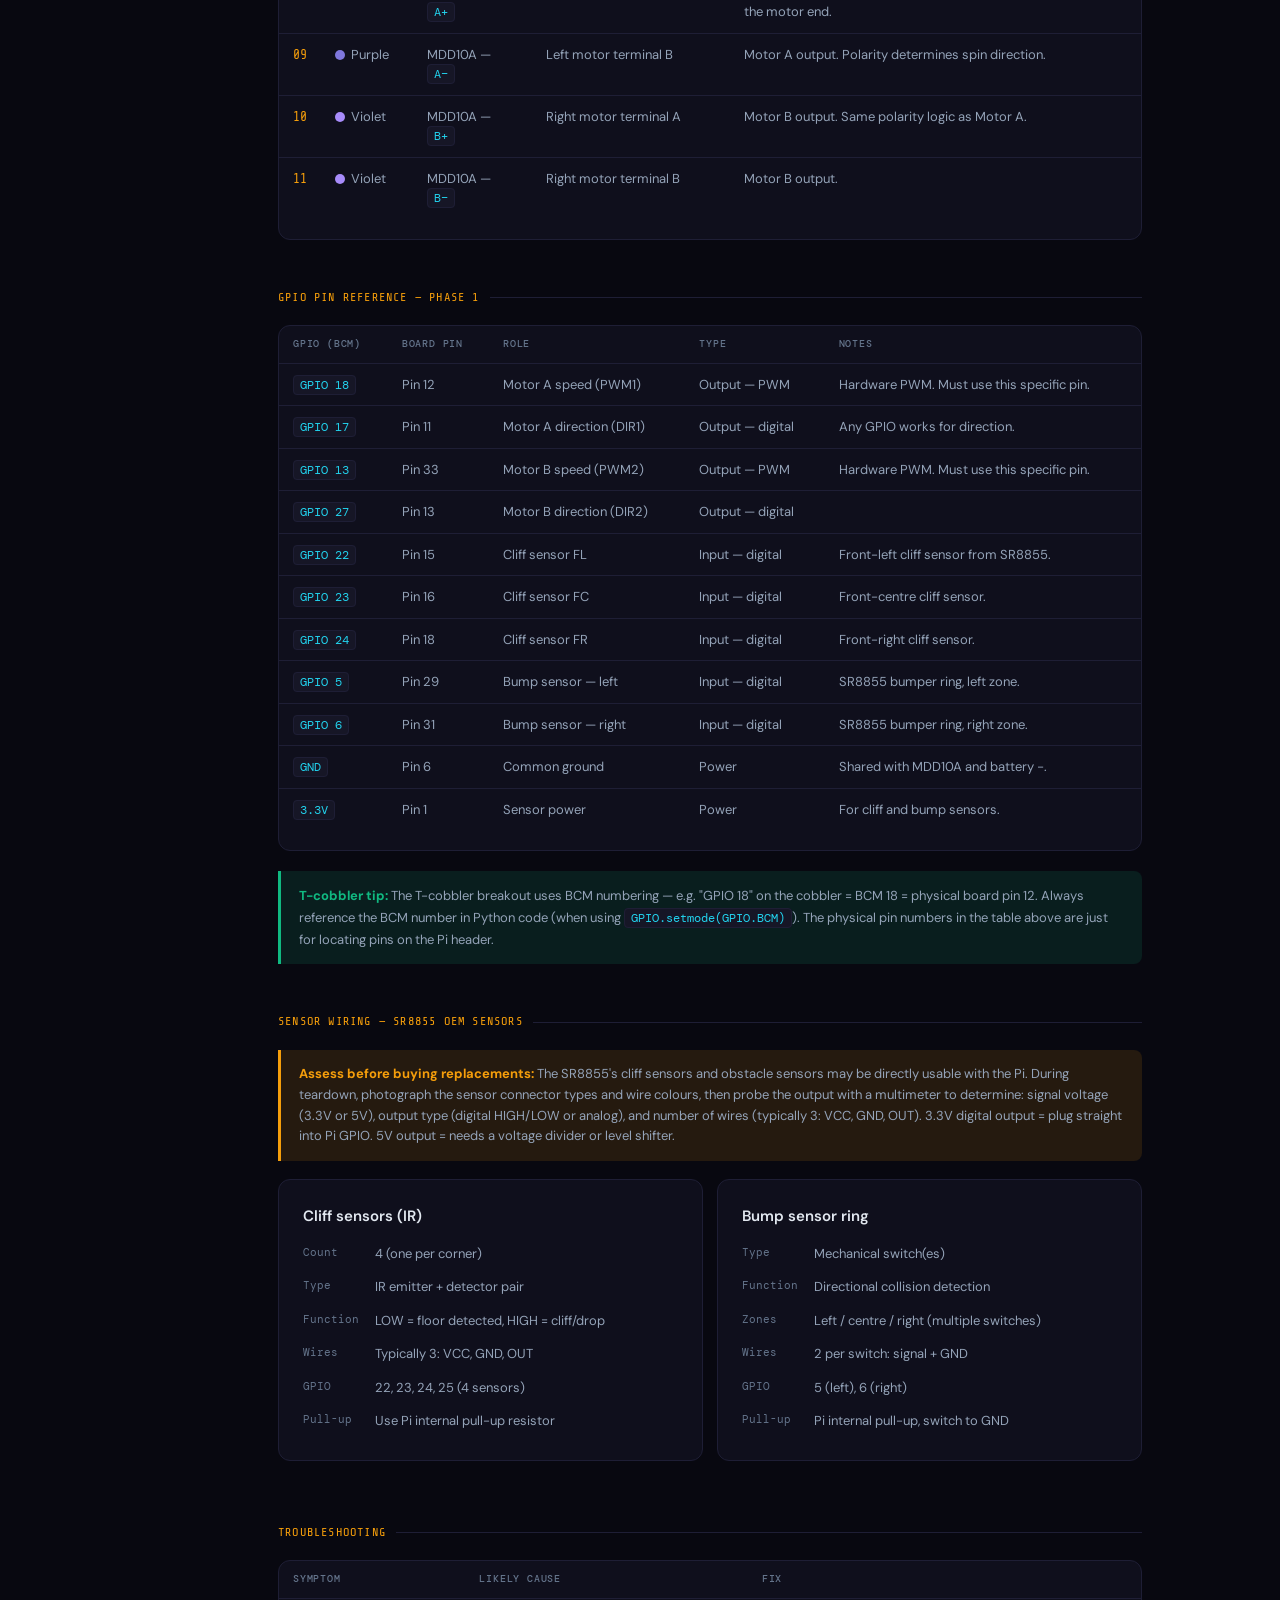
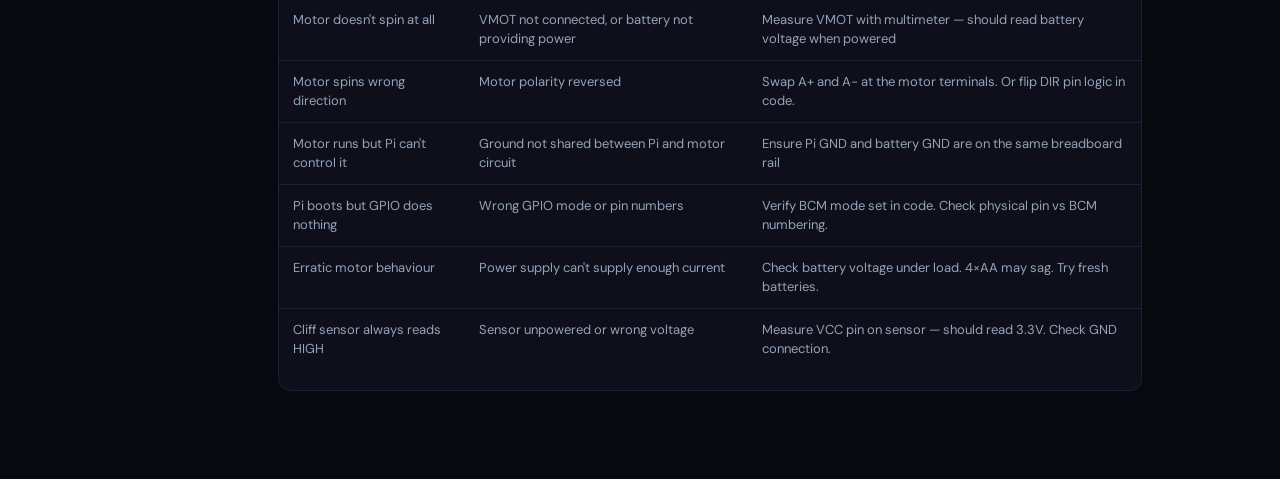
<file: blog/wiring.html>
<!DOCTYPE html>
<html lang="en">
<head>
<meta charset="UTF-8">
<meta name="viewport" content="width=device-width, initial-scale=1.0">
<title>Robot Pet Project — Wiring</title>
<link rel="stylesheet" href="styles.css">
</head>
<body>

<nav class="sidebar">
  <div class="sidebar-logo">
    <div class="logo-icon">🤖</div>
    <div class="logo-title">Robot Pet<br>Project</div>
    <div class="logo-sub">SR8855 → AI Companion</div>
  </div>
  <div class="sidebar-nav">
    <div class="nav-section">Navigation</div>
    <a href="index.html" class="nav-link"><span class="nav-icon">⌂</span> Overview</a>
    <a href="phases.html" class="nav-link"><span class="nav-icon">◈</span> Phases</a>
    <a href="hardware.html" class="nav-link"><span class="nav-icon">⚙</span> Hardware</a>
    <a href="power.html" class="nav-link"><span class="nav-icon">⚡</span> Power System</a>
    <a href="wiring.html" class="nav-link active"><span class="nav-icon">⌁</span> Wiring</a>
    <a href="software.html" class="nav-link"><span class="nav-icon">◻</span> Software</a>
    <a href="decisions.html" class="nav-link"><span class="nav-icon">✦</span> Decision Log</a>
    <a href="expert-review.html" class="nav-link"><span class="nav-icon">◉</span> Expert Review</a>
  </div>
  <div class="sidebar-footer">
    <div class="status-pill"><span class="status-dot"></span> Phase 1 — Active</div>
  </div>
</nav>

<main class="main">
  <div class="page-header">
    <div class="page-eyebrow">Electronics</div>
    <h1 class="page-title">Wiring <span>Guide</span></h1>
    <p class="page-desc">Step-by-step wiring for Phase 1 bench testing. Start on breadboard with AA batteries and a test motor — validate the circuit before touching the vacuum chassis.</p>
  </div>

  <div class="content">

    <div class="section">
      <div class="section-title">Before You Start</div>
      <div class="info-box">
        <strong>Breadboard-first rule:</strong> Build and test the entire circuit on a breadboard with a 4×AA battery pack and a small spare DC motor. Only when the Python test script drives the motor correctly should you progress to connecting the vacuum's motors and Ryobi battery. This prevents expensive mistakes on the real chassis.
      </div>

      <div class="warn-box">
        <strong>Expert review — Critical safety requirement:</strong> The SR8855's OEM sensors (cliff, obstacle, bump, Hall encoders) were originally powered by the Samsung PCB which had 3.3V and 5V rails. Individual sensors may output 5V signals. Connecting a 5V signal to Pi 4 GPIO (3.3V max, NOT 5V tolerant) will destroy the GPIO bank instantly and silently. <strong>Verify every sensor's output voltage before connecting to the Pi.</strong> See the sensor verification table below.
      </div>
      <div class="grid-2">
        <div class="card">
          <h3>Safety checklist</h3>
          <ul class="styled" style="margin-top:8px">
            <li>Verify all OEM sensor voltages before connecting to Pi GPIO</li>
            <li>470µF+ capacitor across MDD10A VMOT/GND before powering</li>
            <li>Emergency stop button wired before any floor testing</li>
            <li>Measure battery voltage before connecting anything (4×AA = ~6V, Ryobi = 18–21V)</li>
            <li>Verify MDD10A polarity with multimeter — no reverse protection</li>
            <li>Pi powered OFF before wiring GPIO connections</li>
            <li>Motor battery direct to MDD10A terminals — NOT through breadboard rails</li>
            <li>Double-check all connections against table below before powering on</li>
          </ul>
        </div>
        <div class="card">
          <h3>Test with LED first</h3>
          <p style="font-size:13px;margin-top:8px">Replace the motor and battery with a single LED (any colour) and 330Ω resistor between AO1 and GND. When the Python test script runs, the LED flickers with PWM. This confirms all connections are correct without motor/battery risk. Once working — swap in the real motor.</p>
        </div>
      </div>
    </div>

    <div class="section">
      <div class="section-title">SR8855 Sensor Voltage Verification — Do This First</div>

      <div class="info-box">
        <strong>Procedure for each sensor:</strong> Power the sensor from 3.3V (Pi pin 1). Trigger it (cover cliff sensor with hand, block obstacle sensor, press bump switch). Measure output pin with multimeter. If output exceeds 3.4V — add a voltage divider before connecting to Pi GPIO. Results must be documented in the table below before any GPIO connection is made.
      </div>

      <div class="table-wrap">
        <table>
          <thead>
            <tr><th>Sensor</th><th>PCB Label</th><th>Count</th><th>Expected</th><th>Action if 5V output</th><th>Status</th></tr>
          </thead>
          <tbody>
            <tr><td><strong>Cliff sensors</strong></td><td>BOTTOM_L/R/C</td><td>4</td><td>Likely 3.3V</td><td>Voltage divider: 10kΩ + 20kΩ</td><td><span class="badge badge-gray">Verify</span></td></tr>
            <tr><td><strong>Obstacle IR sensors</strong></td><td>OBS_1–OBS_7</td><td>7</td><td>Unknown — verify</td><td>Voltage divider required</td><td><span class="badge badge-gray">Verify</span></td></tr>
            <tr><td><strong>Bump switches</strong></td><td>BUMPER_SW_L/R</td><td>2</td><td>Safe — mechanical switch to GND</td><td>No action — use Pi pull-up</td><td><span class="badge badge-green">Safe</span></td></tr>
            <tr><td><strong>Hall encoders</strong></td><td>HALL_SENSOR</td><td>2</td><td>Unknown — verify carefully</td><td>Voltage divider required</td><td><span class="badge badge-gray">Verify</span></td></tr>
            <tr><td><strong>Wheel lift sensors</strong></td><td>WHEEL_LIFT_L/R</td><td>2</td><td>Likely switch-based, safe</td><td>Use Pi pull-up, verify first</td><td><span class="badge badge-gray">Verify</span></td></tr>
          </tbody>
        </table>
      </div>

      <div class="tip-box">
        <strong>Voltage divider formula:</strong> To drop 5V signal to 3.3V-safe: use 10kΩ resistor from sensor output to Pi GPIO pin, and 20kΩ resistor from Pi GPIO pin to GND. The Pi GPIO input then reads approximately 3.3V when sensor outputs 5V. This is safe and costs about 2p in resistors.
      </div>
    </div>

    <div class="section">
      <div class="section-title">Critical Addition — VMOT Decoupling Capacitor</div>
      <div class="warn-box">
        <strong>This must be fitted before powering the motor circuit for the first time.</strong> Without it, motor back-EMF spikes can instantly destroy the MDD10A. Identified as the single most likely cause of first-build hardware failure in the expert review.
      </div>
      <div class="card">
        <h3>Capacitor placement</h3>
        <p style="font-size:13px;margin-top:8px;margin-bottom:10px">Place a <strong>470µF–1000µF electrolytic capacitor rated 35V+</strong> with its leads connected across the VMOT (+) and GND (−) rails on the breadboard, as physically close to the MDD10A as possible. The capacitor's negative lead (marked with stripe) connects to GND. The positive lead connects to VMOT.</p>
        <div class="spec-grid">
          <span class="spec-key">Value</span><span class="spec-val"><strong>470µF minimum</strong>, 1000µF preferred</span>
          <span class="spec-key">Voltage rating</span><span class="spec-val"><strong>35V minimum</strong> (Ryobi peaks at 21V — need headroom)</span>
          <span class="spec-key">Placement</span><span class="spec-val">As close to MDD10A VMOT/GND terminals as possible</span>
          <span class="spec-key">Polarity</span><span class="spec-val">Stripe = negative (GND). Reversed = explodes. Check before powering.</span>
          <span class="spec-key">Cost</span><span class="spec-val">~50p from AliExpress, any electronics supplier, or Maplin-era stock</span>
        </div>
      </div>
    </div>

    <div class="section">
      <div class="section-title">Emergency Stop Wiring</div>
      <div class="card">
        <h3>Physical E-Stop button</h3>
        <p style="font-size:13px;margin-top:8px;margin-bottom:10px">Wire a normally-closed (NC) momentary pushbutton in series between the motor battery positive terminal and the MDD10A VMOT input. When pressed, it breaks the motor supply circuit instantly — regardless of software state. If the Pi crashes, freezes, or enters an uncontrolled state, pressing this button stops all motor movement immediately.</p>
        <div class="spec-grid">
          <span class="spec-key">Button type</span><span class="spec-val">Normally-Closed (NC) — circuit open when pressed</span>
          <span class="spec-key">Position</span><span class="spec-val">In series with motor battery positive wire to MDD10A VMOT</span>
          <span class="spec-key">Mounting</span><span class="spec-val">Accessible on chassis exterior — top or side, reachable in emergency</span>
          <span class="spec-key">Rating</span><span class="spec-val">Must be rated for 21V DC and at least 15A (motor stall current)</span>
        </div>
      </div>
    </div>

    <div class="section">
      <div class="section-title">Phase 1 Bench Wiring — Pi 4 + Cytron MDD10A</div>

      <div class="warn-box">
        <strong>Note on motor driver change:</strong> The bench wiring diagram was originally designed for the TB6612FNG. The <strong>Cytron MDD10A</strong> is used instead (due to Ryobi 18V compatibility). Pinout is different — use the MDD10A connection table below, not any TB6612FNG diagrams.
      </div>

      <div class="table-wrap">
        <table>
          <thead>
            <tr><th>#</th><th>Wire colour</th><th>From</th><th>To</th><th>Notes</th></tr>
          </thead>
          <tbody>
            <tr>
              <td style="font-family:var(--font-mono);color:var(--amber)">01</td>
              <td><span style="display:inline-block;width:10px;height:10px;border-radius:50%;background:#E24B4A;margin-right:6px;vertical-align:middle"></span>Red</td>
              <td>4×AA battery <strong>+</strong></td>
              <td>MDD10A — <code>VMOT</code></td>
              <td>Motor supply voltage. Use 4×AA (~6V) for bench testing. Later: Ryobi via adapter.</td>
            </tr>
            <tr>
              <td style="font-family:var(--font-mono);color:var(--amber)">02</td>
              <td><span style="display:inline-block;width:10px;height:10px;border-radius:50%;background:#333;margin-right:6px;vertical-align:middle;border:1px solid #666"></span>Black</td>
              <td>4×AA battery <strong>−</strong></td>
              <td>MDD10A — <code>GND</code> (power side)</td>
              <td>Must share ground rail with Pi. Pi GND and battery GND must be on same rail.</td>
            </tr>
            <tr>
              <td style="font-family:var(--font-mono);color:var(--amber)">03</td>
              <td><span style="display:inline-block;width:10px;height:10px;border-radius:50%;background:#333;margin-right:6px;vertical-align:middle;border:1px solid #666"></span>Black</td>
              <td>Pi pin 6 — <code>GND</code></td>
              <td>MDD10A — <code>GND</code> (logic side / same rail)</td>
              <td>Common ground. Pi and motor driver must share this. Use same breadboard rail as battery −.</td>
            </tr>
            <tr>
              <td style="font-family:var(--font-mono);color:var(--amber)">04</td>
              <td><span style="display:inline-block;width:10px;height:10px;border-radius:50%;background:#378ADD;margin-right:6px;vertical-align:middle"></span>Blue</td>
              <td>Pi GPIO 18 — pin 12</td>
              <td>MDD10A — <code>PWM1</code></td>
              <td>Speed control for Motor A (left drive). Hardware PWM pin — use GPIO 18 specifically.</td>
            </tr>
            <tr>
              <td style="font-family:var(--font-mono);color:var(--amber)">05</td>
              <td><span style="display:inline-block;width:10px;height:10px;border-radius:50%;background:#EF9F27;margin-right:6px;vertical-align:middle"></span>Orange</td>
              <td>Pi GPIO 17 — pin 11</td>
              <td>MDD10A — <code>DIR1</code></td>
              <td>Direction control for Motor A. HIGH = forward, LOW = reverse (verify with test).</td>
            </tr>
            <tr>
              <td style="font-family:var(--font-mono);color:var(--amber)">06</td>
              <td><span style="display:inline-block;width:10px;height:10px;border-radius:50%;background:#22D3EE;margin-right:6px;vertical-align:middle"></span>Cyan</td>
              <td>Pi GPIO 13 — pin 33</td>
              <td>MDD10A — <code>PWM2</code></td>
              <td>Speed control for Motor B (right drive). Hardware PWM pin — use GPIO 13 specifically.</td>
            </tr>
            <tr>
              <td style="font-family:var(--font-mono);color:var(--amber)">07</td>
              <td><span style="display:inline-block;width:10px;height:10px;border-radius:50%;background:#BA7517;margin-right:6px;vertical-align:middle"></span>Amber</td>
              <td>Pi GPIO 27 — pin 13</td>
              <td>MDD10A — <code>DIR2</code></td>
              <td>Direction control for Motor B. HIGH = forward, LOW = reverse (verify with test).</td>
            </tr>
            <tr>
              <td style="font-family:var(--font-mono);color:var(--amber)">08</td>
              <td><span style="display:inline-block;width:10px;height:10px;border-radius:50%;background:#7F77DD;margin-right:6px;vertical-align:middle"></span>Purple</td>
              <td>MDD10A — <code>A+</code></td>
              <td>Left motor terminal A</td>
              <td>Motor A output. If motor spins wrong way — swap A+ and A− at the motor end.</td>
            </tr>
            <tr>
              <td style="font-family:var(--font-mono);color:var(--amber)">09</td>
              <td><span style="display:inline-block;width:10px;height:10px;border-radius:50%;background:#7F77DD;margin-right:6px;vertical-align:middle"></span>Purple</td>
              <td>MDD10A — <code>A−</code></td>
              <td>Left motor terminal B</td>
              <td>Motor A output. Polarity determines spin direction.</td>
            </tr>
            <tr>
              <td style="font-family:var(--font-mono);color:var(--amber)">10</td>
              <td><span style="display:inline-block;width:10px;height:10px;border-radius:50%;background:#A78BFA;margin-right:6px;vertical-align:middle"></span>Violet</td>
              <td>MDD10A — <code>B+</code></td>
              <td>Right motor terminal A</td>
              <td>Motor B output. Same polarity logic as Motor A.</td>
            </tr>
            <tr>
              <td style="font-family:var(--font-mono);color:var(--amber)">11</td>
              <td><span style="display:inline-block;width:10px;height:10px;border-radius:50%;background:#A78BFA;margin-right:6px;vertical-align:middle"></span>Violet</td>
              <td>MDD10A — <code>B−</code></td>
              <td>Right motor terminal B</td>
              <td>Motor B output.</td>
            </tr>
          </tbody>
        </table>
      </div>
    </div>

    <div class="section">
      <div class="section-title">GPIO Pin Reference — Phase 1</div>
      <div class="table-wrap">
        <table>
          <thead>
            <tr><th>GPIO (BCM)</th><th>Board pin</th><th>Role</th><th>Type</th><th>Notes</th></tr>
          </thead>
          <tbody>
            <tr><td><code>GPIO 18</code></td><td>Pin 12</td><td>Motor A speed (PWM1)</td><td>Output — PWM</td><td>Hardware PWM. Must use this specific pin.</td></tr>
            <tr><td><code>GPIO 17</code></td><td>Pin 11</td><td>Motor A direction (DIR1)</td><td>Output — digital</td><td>Any GPIO works for direction.</td></tr>
            <tr><td><code>GPIO 13</code></td><td>Pin 33</td><td>Motor B speed (PWM2)</td><td>Output — PWM</td><td>Hardware PWM. Must use this specific pin.</td></tr>
            <tr><td><code>GPIO 27</code></td><td>Pin 13</td><td>Motor B direction (DIR2)</td><td>Output — digital</td><td></td></tr>
            <tr><td><code>GPIO 22</code></td><td>Pin 15</td><td>Cliff sensor FL</td><td>Input — digital</td><td>Front-left cliff sensor from SR8855.</td></tr>
            <tr><td><code>GPIO 23</code></td><td>Pin 16</td><td>Cliff sensor FC</td><td>Input — digital</td><td>Front-centre cliff sensor.</td></tr>
            <tr><td><code>GPIO 24</code></td><td>Pin 18</td><td>Cliff sensor FR</td><td>Input — digital</td><td>Front-right cliff sensor.</td></tr>
            <tr><td><code>GPIO 5</code></td><td>Pin 29</td><td>Bump sensor — left</td><td>Input — digital</td><td>SR8855 bumper ring, left zone.</td></tr>
            <tr><td><code>GPIO 6</code></td><td>Pin 31</td><td>Bump sensor — right</td><td>Input — digital</td><td>SR8855 bumper ring, right zone.</td></tr>
            <tr><td><code>GND</code></td><td>Pin 6</td><td>Common ground</td><td>Power</td><td>Shared with MDD10A and battery −.</td></tr>
            <tr><td><code>3.3V</code></td><td>Pin 1</td><td>Sensor power</td><td>Power</td><td>For cliff and bump sensors.</td></tr>
          </tbody>
        </table>
      </div>
      <div class="tip-box">
        <strong>T-cobbler tip:</strong> The T-cobbler breakout uses BCM numbering — e.g. "GPIO 18" on the cobbler = BCM 18 = physical board pin 12. Always reference the BCM number in Python code (when using <code>GPIO.setmode(GPIO.BCM)</code>). The physical pin numbers in the table above are just for locating pins on the Pi header.
      </div>
    </div>

    <div class="section">
      <div class="section-title">Sensor Wiring — SR8855 OEM Sensors</div>
      <div class="info-box">
        <strong>Assess before buying replacements:</strong> The SR8855's cliff sensors and obstacle sensors may be directly usable with the Pi. During teardown, photograph the sensor connector types and wire colours, then probe the output with a multimeter to determine: signal voltage (3.3V or 5V), output type (digital HIGH/LOW or analog), and number of wires (typically 3: VCC, GND, OUT). 3.3V digital output = plug straight into Pi GPIO. 5V output = needs a voltage divider or level shifter.
      </div>
      <div class="grid-2">
        <div class="card">
          <h3>Cliff sensors (IR)</h3>
          <div class="spec-grid" style="margin-top:10px">
            <span class="spec-key">Count</span><span class="spec-val">4 (one per corner)</span>
            <span class="spec-key">Type</span><span class="spec-val">IR emitter + detector pair</span>
            <span class="spec-key">Function</span><span class="spec-val">LOW = floor detected, HIGH = cliff/drop</span>
            <span class="spec-key">Wires</span><span class="spec-val">Typically 3: VCC, GND, OUT</span>
            <span class="spec-key">GPIO</span><span class="spec-val">22, 23, 24, 25 (4 sensors)</span>
            <span class="spec-key">Pull-up</span><span class="spec-val">Use Pi internal pull-up resistor</span>
          </div>
        </div>
        <div class="card">
          <h3>Bump sensor ring</h3>
          <div class="spec-grid" style="margin-top:10px">
            <span class="spec-key">Type</span><span class="spec-val">Mechanical switch(es)</span>
            <span class="spec-key">Function</span><span class="spec-val">Directional collision detection</span>
            <span class="spec-key">Zones</span><span class="spec-val">Left / centre / right (multiple switches)</span>
            <span class="spec-key">Wires</span><span class="spec-val">2 per switch: signal + GND</span>
            <span class="spec-key">GPIO</span><span class="spec-val">5 (left), 6 (right)</span>
            <span class="spec-key">Pull-up</span><span class="spec-val">Pi internal pull-up, switch to GND</span>
          </div>
        </div>
      </div>
    </div>

    <div class="section">
      <div class="section-title">Troubleshooting</div>
      <div class="table-wrap">
        <table>
          <thead><tr><th>Symptom</th><th>Likely cause</th><th>Fix</th></tr></thead>
          <tbody>
            <tr><td>Motor doesn't spin at all</td><td>VMOT not connected, or battery not providing power</td><td>Measure VMOT with multimeter — should read battery voltage when powered</td></tr>
            <tr><td>Motor spins wrong direction</td><td>Motor polarity reversed</td><td>Swap A+ and A− at the motor terminals. Or flip DIR pin logic in code.</td></tr>
            <tr><td>Motor runs but Pi can't control it</td><td>Ground not shared between Pi and motor circuit</td><td>Ensure Pi GND and battery GND are on the same breadboard rail</td></tr>
            <tr><td>Pi boots but GPIO does nothing</td><td>Wrong GPIO mode or pin numbers</td><td>Verify BCM mode set in code. Check physical pin vs BCM numbering.</td></tr>
            <tr><td>Erratic motor behaviour</td><td>Power supply can't supply enough current</td><td>Check battery voltage under load. 4×AA may sag. Try fresh batteries.</td></tr>
            <tr><td>Cliff sensor always reads HIGH</td><td>Sensor unpowered or wrong voltage</td><td>Measure VCC pin on sensor — should read 3.3V. Check GND connection.</td></tr>
          </tbody>
        </table>
      </div>
    </div>

  </div>
</main>

</body>
</html>
</file>
<file: blog/styles.css>
@import url('https://fonts.googleapis.com/css2?family=Share+Tech+Mono&family=DM+Sans:wght@300;400;500;600&family=DM+Mono:wght@400;500&display=swap');

:root {
  --bg: #080810;
  --surface: #0F0F1C;
  --surface2: #161626;
  --surface3: #1C1C30;
  --border: #1E1E35;
  --border2: #2A2A45;
  --amber: #F59E0B;
  --amber-dim: #B45309;
  --amber-glow: rgba(245,158,11,0.12);
  --cyan: #22D3EE;
  --cyan-dim: #0891B2;
  --cyan-glow: rgba(34,211,238,0.10);
  --green: #10B981;
  --green-glow: rgba(16,185,129,0.12);
  --purple: #A78BFA;
  --red: #F87171;
  --text: #E2E8F0;
  --text2: #94A3B8;
  --text3: #64748B;
  --sidebar-w: 230px;
  --font-mono: 'Share Tech Mono', monospace;
  --font-body: 'DM Sans', sans-serif;
  --font-code: 'DM Mono', monospace;
}

*, *::before, *::after { box-sizing: border-box; margin: 0; padding: 0; }

html { scroll-behavior: smooth; }

body {
  font-family: var(--font-body);
  background:
    radial-gradient(circle at 15% 5%, rgba(245,158,11,0.08) 0%, transparent 28%),
    radial-gradient(circle at 90% 15%, rgba(34,211,238,0.07) 0%, transparent 25%),
    var(--bg);
  color: var(--text);
  min-height: 100vh;
  display: flex;
  font-size: 15px;
  line-height: 1.65;
}

a { transition: color 0.2s ease, background-color 0.2s ease, border-color 0.2s ease; }

:focus-visible {
  outline: 2px solid var(--cyan);
  outline-offset: 2px;
}

/* ─── SIDEBAR ─────────────────────────────────────────────── */
.sidebar {
  width: var(--sidebar-w);
  min-height: 100vh;
  background: var(--surface);
  border-right: 1px solid var(--border);
  position: fixed;
  top: 0; left: 0;
  display: flex;
  flex-direction: column;
  z-index: 100;
  overflow: hidden;
}

.sidebar::before {
  content: '';
  position: absolute;
  inset: 0;
  background-image:
    repeating-linear-gradient(0deg, transparent, transparent 24px, var(--border) 24px, var(--border) 25px),
    repeating-linear-gradient(90deg, transparent, transparent 24px, var(--border) 24px, var(--border) 25px);
  opacity: 0.25;
  pointer-events: none;
}

.sidebar-logo {
  padding: 24px 20px 20px;
  border-bottom: 1px solid var(--border);
  position: relative;
  z-index: 1;
}

.logo-icon {
  width: 38px; height: 38px;
  background: var(--amber-glow);
  border: 1px solid var(--amber-dim);
  border-radius: 10px;
  display: flex; align-items: center; justify-content: center;
  font-size: 18px;
  margin-bottom: 10px;
}

.logo-title {
  font-family: var(--font-mono);
  font-size: 12px;
  color: var(--amber);
  letter-spacing: 0.08em;
  text-transform: uppercase;
  line-height: 1.3;
}

.logo-sub {
  font-size: 11px;
  color: var(--text3);
  margin-top: 3px;
  font-family: var(--font-code);
}

.sidebar-nav {
  flex: 1;
  padding: 16px 0;
  position: relative;
  z-index: 1;
}

.nav-section {
  font-family: var(--font-mono);
  font-size: 9px;
  color: var(--text3);
  letter-spacing: 0.15em;
  text-transform: uppercase;
  padding: 12px 20px 6px;
}

.nav-link {
  display: flex;
  align-items: center;
  gap: 10px;
  padding: 9px 20px;
  color: var(--text2);
  text-decoration: none;
  font-size: 13px;
  font-weight: 500;
  transition: all 0.15s;
  border-left: 2px solid transparent;
  position: relative;
}

.nav-link:hover {
  color: var(--text);
  background: var(--surface2);
  border-left-color: var(--border2);
}

.nav-link.active {
  color: var(--amber);
  background: var(--amber-glow);
  border-left-color: var(--amber);
}

.nav-icon {
  width: 16px;
  text-align: center;
  font-size: 14px;
  flex-shrink: 0;
}

.sidebar-footer {
  padding: 16px 20px;
  border-top: 1px solid var(--border);
  position: relative;
  z-index: 1;
}

.status-pill {
  display: inline-flex;
  align-items: center;
  gap: 6px;
  font-family: var(--font-code);
  font-size: 10px;
  color: var(--green);
  background: var(--green-glow);
  border: 1px solid rgba(16,185,129,0.3);
  border-radius: 20px;
  padding: 4px 10px;
}

.status-dot {
  width: 6px; height: 6px;
  border-radius: 50%;
  background: var(--green);
  animation: pulse 2s infinite;
}

@keyframes pulse {
  0%, 100% { opacity: 1; }
  50% { opacity: 0.4; }
}

/* ─── MAIN CONTENT ────────────────────────────────────────── */
.main {
  margin-left: var(--sidebar-w);
  flex: 1;
  min-width: 0;
}

.page-header {
  padding: 48px 48px 32px;
  border-bottom: 1px solid var(--border);
  background: linear-gradient(180deg, var(--surface) 0%, transparent 100%);
}

.page-eyebrow {
  font-family: var(--font-mono);
  font-size: 11px;
  color: var(--amber);
  letter-spacing: 0.12em;
  text-transform: uppercase;
  margin-bottom: 10px;
}

.page-title {
  font-family: var(--font-mono);
  font-size: 32px;
  color: var(--text);
  line-height: 1.2;
  margin-bottom: 10px;
}

.page-title span { color: var(--amber); }

.page-desc {
  font-size: 15px;
  color: var(--text2);
  max-width: 640px;
  line-height: 1.7;
}

.content {
  padding: 40px 48px;
  max-width: 960px;
}

/* ─── COMPONENTS ──────────────────────────────────────────── */
.section { margin-bottom: 48px; }

.section-title {
  font-family: var(--font-mono);
  font-size: 12px;
  color: var(--amber);
  letter-spacing: 0.1em;
  text-transform: uppercase;
  margin-bottom: 18px;
  display: flex;
  align-items: center;
  gap: 10px;
}

.section-title::after {
  content: '';
  flex: 1;
  height: 1px;
  background: var(--border);
}

h2 {
  font-family: var(--font-mono);
  font-size: 18px;
  color: var(--text);
  margin-bottom: 12px;
}

h3 {
  font-size: 15px;
  font-weight: 600;
  color: var(--text);
  margin-bottom: 8px;
}

p { color: var(--text2); margin-bottom: 14px; }

.card {
  background: var(--surface);
  border: 1px solid var(--border);
  border-radius: 12px;
  padding: 24px;
  margin-bottom: 14px;
  transition: border-color 0.2s ease, transform 0.2s ease, box-shadow 0.2s ease;
}

.card:hover {
  border-color: var(--border2);
  transform: translateY(-2px);
  box-shadow: 0 8px 20px rgba(0, 0, 0, 0.18);
}

.card-amber {
  border-color: rgba(245,158,11,0.25);
  background: linear-gradient(135deg, var(--surface) 0%, rgba(245,158,11,0.04) 100%);
}

.card-cyan {
  border-color: rgba(34,211,238,0.2);
  background: linear-gradient(135deg, var(--surface) 0%, rgba(34,211,238,0.04) 100%);
}

.card-green {
  border-color: rgba(16,185,129,0.2);
  background: linear-gradient(135deg, var(--surface) 0%, rgba(16,185,129,0.04) 100%);
}

.grid-2 { display: grid; grid-template-columns: 1fr 1fr; gap: 14px; }
.grid-3 { display: grid; grid-template-columns: 1fr 1fr 1fr; gap: 14px; }

.badge {
  display: inline-flex;
  align-items: center;
  gap: 5px;
  font-family: var(--font-code);
  font-size: 10px;
  font-weight: 500;
  padding: 3px 10px;
  border-radius: 20px;
  text-transform: uppercase;
  letter-spacing: 0.05em;
}

.badge-amber { background: rgba(245,158,11,0.15); color: var(--amber); border: 1px solid rgba(245,158,11,0.3); }
.badge-green { background: rgba(16,185,129,0.12); color: var(--green); border: 1px solid rgba(16,185,129,0.3); }
.badge-cyan { background: rgba(34,211,238,0.10); color: var(--cyan); border: 1px solid rgba(34,211,238,0.25); }
.badge-purple { background: rgba(167,139,250,0.12); color: var(--purple); border: 1px solid rgba(167,139,250,0.3); }
.badge-gray { background: var(--surface2); color: var(--text3); border: 1px solid var(--border); }

.tag { 
  display: inline-block; 
  font-family: var(--font-code); 
  font-size: 11px; 
  color: var(--cyan); 
  background: var(--cyan-glow); 
  border: 1px solid rgba(34,211,238,0.2); 
  border-radius: 4px; 
  padding: 1px 7px; 
  margin: 2px;
}

/* Phase cards */
.phase-card {
  border: 1px solid var(--border);
  border-radius: 12px;
  overflow: hidden;
  margin-bottom: 16px;
}

.phase-header {
  padding: 18px 24px;
  display: flex;
  align-items: center;
  gap: 16px;
  border-bottom: 1px solid var(--border);
}

.phase-num {
  font-family: var(--font-mono);
  font-size: 28px;
  font-weight: 400;
  line-height: 1;
  min-width: 36px;
}

.phase-1 .phase-num { color: var(--amber); }
.phase-2 .phase-num { color: var(--cyan); }
.phase-3 .phase-num { color: var(--purple); }
.phase-4 .phase-num { color: var(--green); }

.phase-meta { flex: 1; }
.phase-name { font-weight: 600; font-size: 16px; margin-bottom: 3px; }
.phase-tagline { font-size: 13px; color: var(--text2); }
.phase-body { padding: 20px 24px; background: var(--surface); }

/* Progress bar */
.progress-wrap { margin: 10px 0; }
.progress-label { font-size: 11px; color: var(--text3); font-family: var(--font-code); margin-bottom: 5px; display: flex; justify-content: space-between; }
.progress-bar { height: 4px; background: var(--surface3); border-radius: 2px; overflow: hidden; }
.progress-fill { height: 100%; border-radius: 2px; transition: width 0.6s ease; }
.p1-fill { background: var(--amber); }
.p2-fill { background: var(--cyan); }
.p3-fill { background: var(--purple); }
.p4-fill { background: var(--green); }

/* Table */
table { width: 100%; border-collapse: collapse; font-size: 13px; margin-bottom: 20px; }
th { text-align: left; padding: 10px 14px; font-family: var(--font-code); font-size: 10px; font-weight: 500; color: var(--text3); text-transform: uppercase; letter-spacing: 0.08em; border-bottom: 1px solid var(--border); }
td { padding: 11px 14px; border-bottom: 1px solid var(--border); color: var(--text2); vertical-align: top; line-height: 1.5; }
td strong { color: var(--text); font-weight: 500; }
tr:last-child td { border-bottom: none; }
tr:hover td { background: var(--surface2); }
.table-wrap { background: var(--surface); border: 1px solid var(--border); border-radius: 12px; overflow: hidden; margin-bottom: 20px; }

/* Code blocks */
pre {
  background: var(--surface2);
  border: 1px solid var(--border);
  border-radius: 10px;
  padding: 20px;
  overflow-x: auto;
  font-family: var(--font-code);
  font-size: 13px;
  line-height: 1.7;
  color: var(--cyan);
  margin-bottom: 20px;
}

code {
  font-family: var(--font-code);
  font-size: 12px;
  color: var(--cyan);
  background: var(--surface2);
  border: 1px solid var(--border);
  border-radius: 4px;
  padding: 1px 6px;
}

/* Info boxes */
.info-box {
  border-left: 3px solid var(--amber);
  background: var(--amber-glow);
  border-radius: 0 8px 8px 0;
  padding: 14px 18px;
  font-size: 13px;
  color: var(--text2);
  margin-bottom: 18px;
  line-height: 1.6;
}
.info-box strong { color: var(--amber); }

.warn-box {
  border-left: 3px solid var(--red);
  background: rgba(248,113,113,0.07);
  border-radius: 0 8px 8px 0;
  padding: 14px 18px;
  font-size: 13px;
  color: var(--text2);
  margin-bottom: 18px;
}
.warn-box strong { color: var(--red); }

.tip-box {
  border-left: 3px solid var(--green);
  background: var(--green-glow);
  border-radius: 0 8px 8px 0;
  padding: 14px 18px;
  font-size: 13px;
  color: var(--text2);
  margin-bottom: 18px;
}
.tip-box strong { color: var(--green); }

/* Lists */
ul.styled { list-style: none; padding: 0; }
ul.styled li {
  padding: 6px 0 6px 20px;
  position: relative;
  font-size: 13px;
  color: var(--text2);
  border-bottom: 1px solid var(--border);
}
ul.styled li:last-child { border-bottom: none; }
ul.styled li::before { content: '›'; position: absolute; left: 0; color: var(--amber); font-size: 16px; line-height: 1.4; }

/* Spec grid */
.spec-grid { display: grid; grid-template-columns: auto 1fr; gap: 4px 16px; font-size: 13px; }
.spec-key { color: var(--text3); font-family: var(--font-code); font-size: 11px; padding: 4px 0; white-space: nowrap; }
.spec-val { color: var(--text2); padding: 4px 0; }
.spec-val strong { color: var(--text); }

/* Flow diagram */
.flow {
  display: flex;
  align-items: center;
  gap: 8px;
  flex-wrap: wrap;
  padding: 16px;
  background: var(--surface2);
  border: 1px solid var(--border);
  border-radius: 10px;
  margin-bottom: 16px;
  font-family: var(--font-code);
  font-size: 12px;
}

.flow-box {
  padding: 6px 12px;
  border-radius: 6px;
  border: 1px solid;
  white-space: nowrap;
}

.fb-bat { background: rgba(245,158,11,0.1); border-color: rgba(245,158,11,0.4); color: var(--amber); }
.fb-pi { background: rgba(16,185,129,0.1); border-color: rgba(16,185,129,0.3); color: var(--green); }
.fb-driver { background: rgba(34,211,238,0.08); border-color: rgba(34,211,238,0.3); color: var(--cyan); }
.fb-motor { background: rgba(167,139,250,0.1); border-color: rgba(167,139,250,0.3); color: var(--purple); }
.fb-buck { background: var(--surface3); border-color: var(--border2); color: var(--text2); }

.flow-arr { color: var(--text3); font-size: 16px; }

/* ADR cards for decisions */
.adr {
  border: 1px solid var(--border);
  border-radius: 12px;
  overflow: hidden;
  margin-bottom: 20px;
}
.adr-header {
  padding: 14px 20px;
  background: var(--surface2);
  border-bottom: 1px solid var(--border);
  display: flex;
  align-items: center;
  gap: 12px;
}
.adr-id { font-family: var(--font-mono); font-size: 11px; color: var(--text3); }
.adr-title { font-weight: 600; font-size: 14px; flex: 1; }
.adr-body { padding: 18px 20px; background: var(--surface); }
.adr-section { font-family: var(--font-code); font-size: 10px; text-transform: uppercase; letter-spacing: 0.1em; color: var(--text3); margin: 12px 0 5px; }
.adr-section:first-child { margin-top: 0; }

/* Responsive */
@media (max-width: 768px) {
  body { display: block; }
  .sidebar {
    width: 100%;
    min-height: 0;
    position: sticky;
    top: 0;
    left: 0;
    border-right: 0;
    border-bottom: 1px solid var(--border);
    overflow: visible;
    backdrop-filter: blur(10px);
    background: rgba(15,15,28,0.96);
  }
  .sidebar::before { display: none; }
  .sidebar-logo,
  .sidebar-footer,
  .nav-section { display: none; }
  .sidebar-nav {
    padding: 10px 12px;
    display: flex;
    gap: 8px;
    overflow-x: auto;
    scrollbar-width: thin;
  }
  .nav-link {
    border: 1px solid var(--border);
    border-left: 1px solid var(--border);
    border-radius: 999px;
    white-space: nowrap;
    padding: 8px 12px;
    font-size: 12px;
    flex: 0 0 auto;
  }
  .nav-link:hover {
    border-left-color: var(--border);
    border-color: var(--border2);
  }
  .nav-link.active {
    border-color: rgba(245,158,11,0.45);
  }
  .main { margin-left: 0; }
  .page-header, .content { padding: 24px; }
  .page-title { font-size: 28px; }
  .grid-2, .grid-3 { grid-template-columns: 1fr; }
}

@media (prefers-reduced-motion: reduce) {
  html { scroll-behavior: auto; }
  *, *::before, *::after {
    animation-duration: 0.01ms !important;
    animation-iteration-count: 1 !important;
    transition-duration: 0.01ms !important;
  }
}

/* Scrollbar */
::-webkit-scrollbar { width: 6px; }
::-webkit-scrollbar-track { background: var(--bg); }
::-webkit-scrollbar-thumb { background: var(--border2); border-radius: 3px; }
::-webkit-scrollbar-thumb:hover { background: var(--text3); }
</file>
